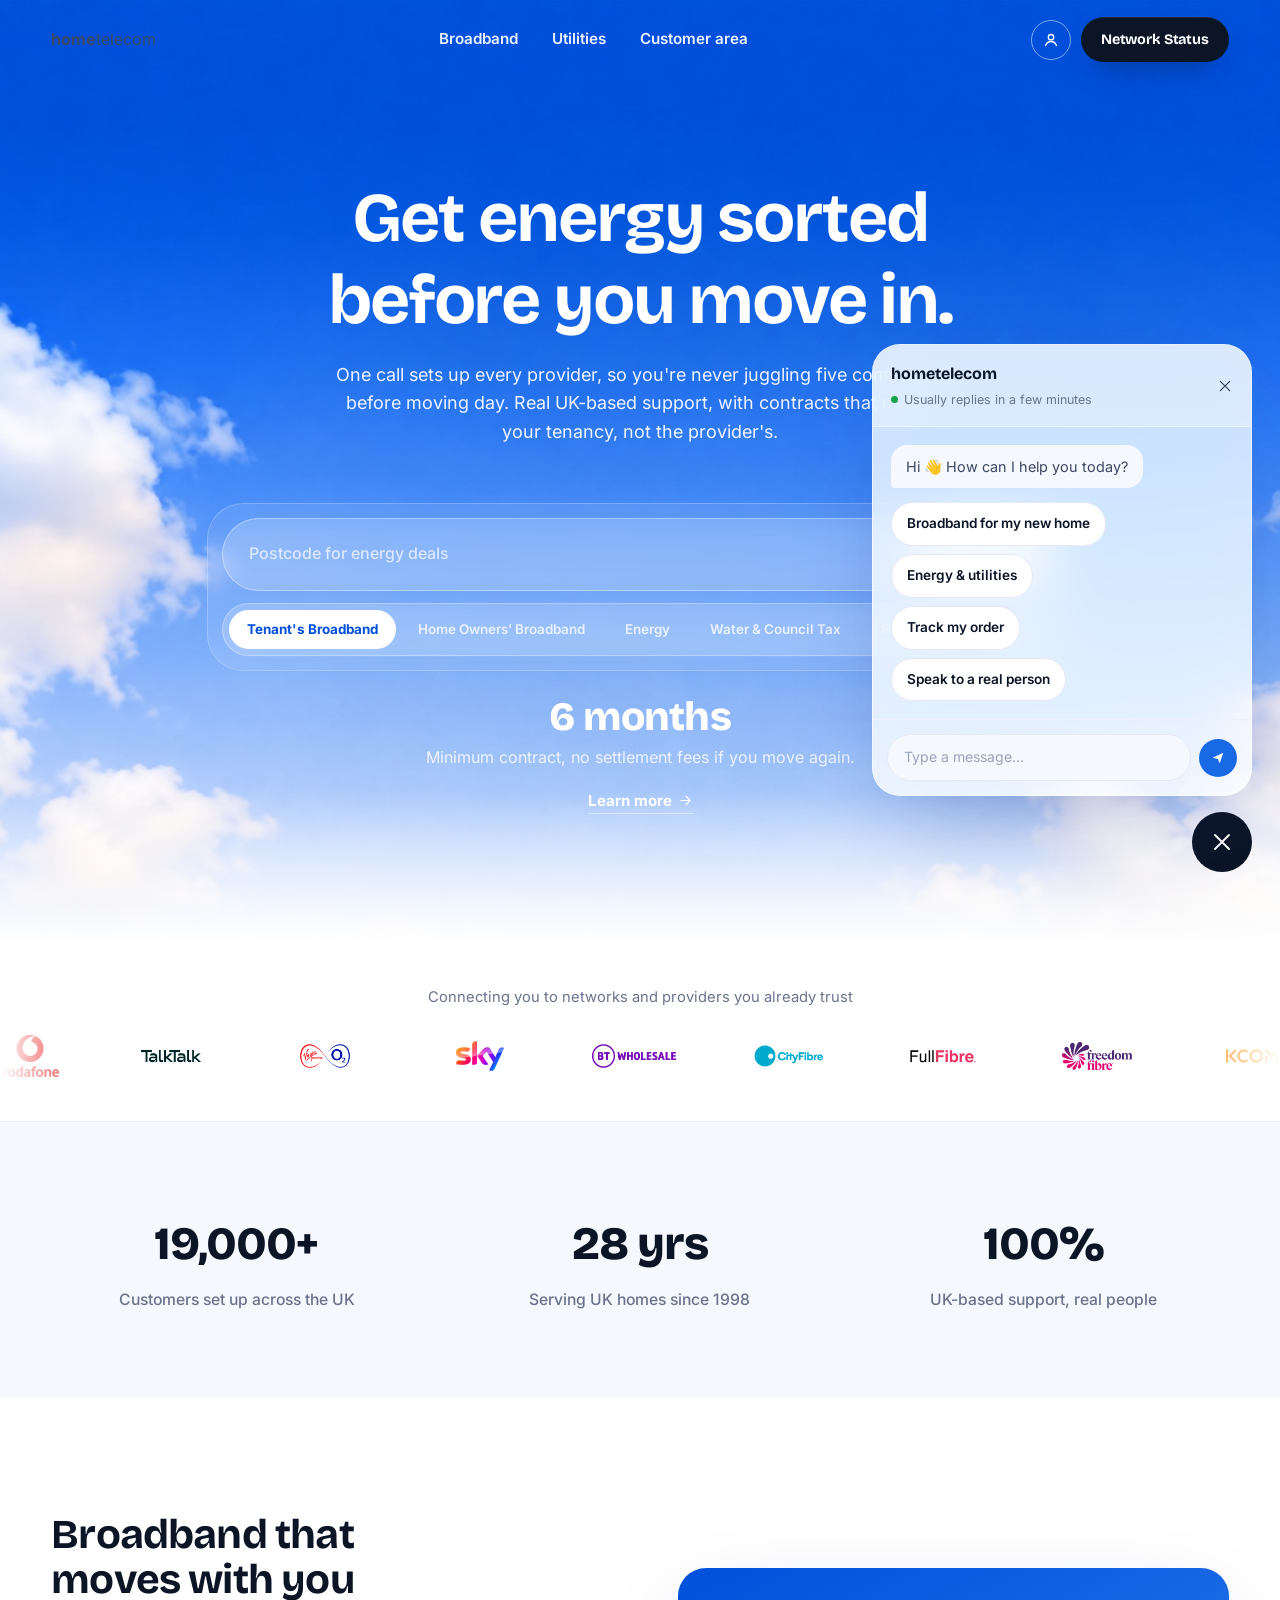
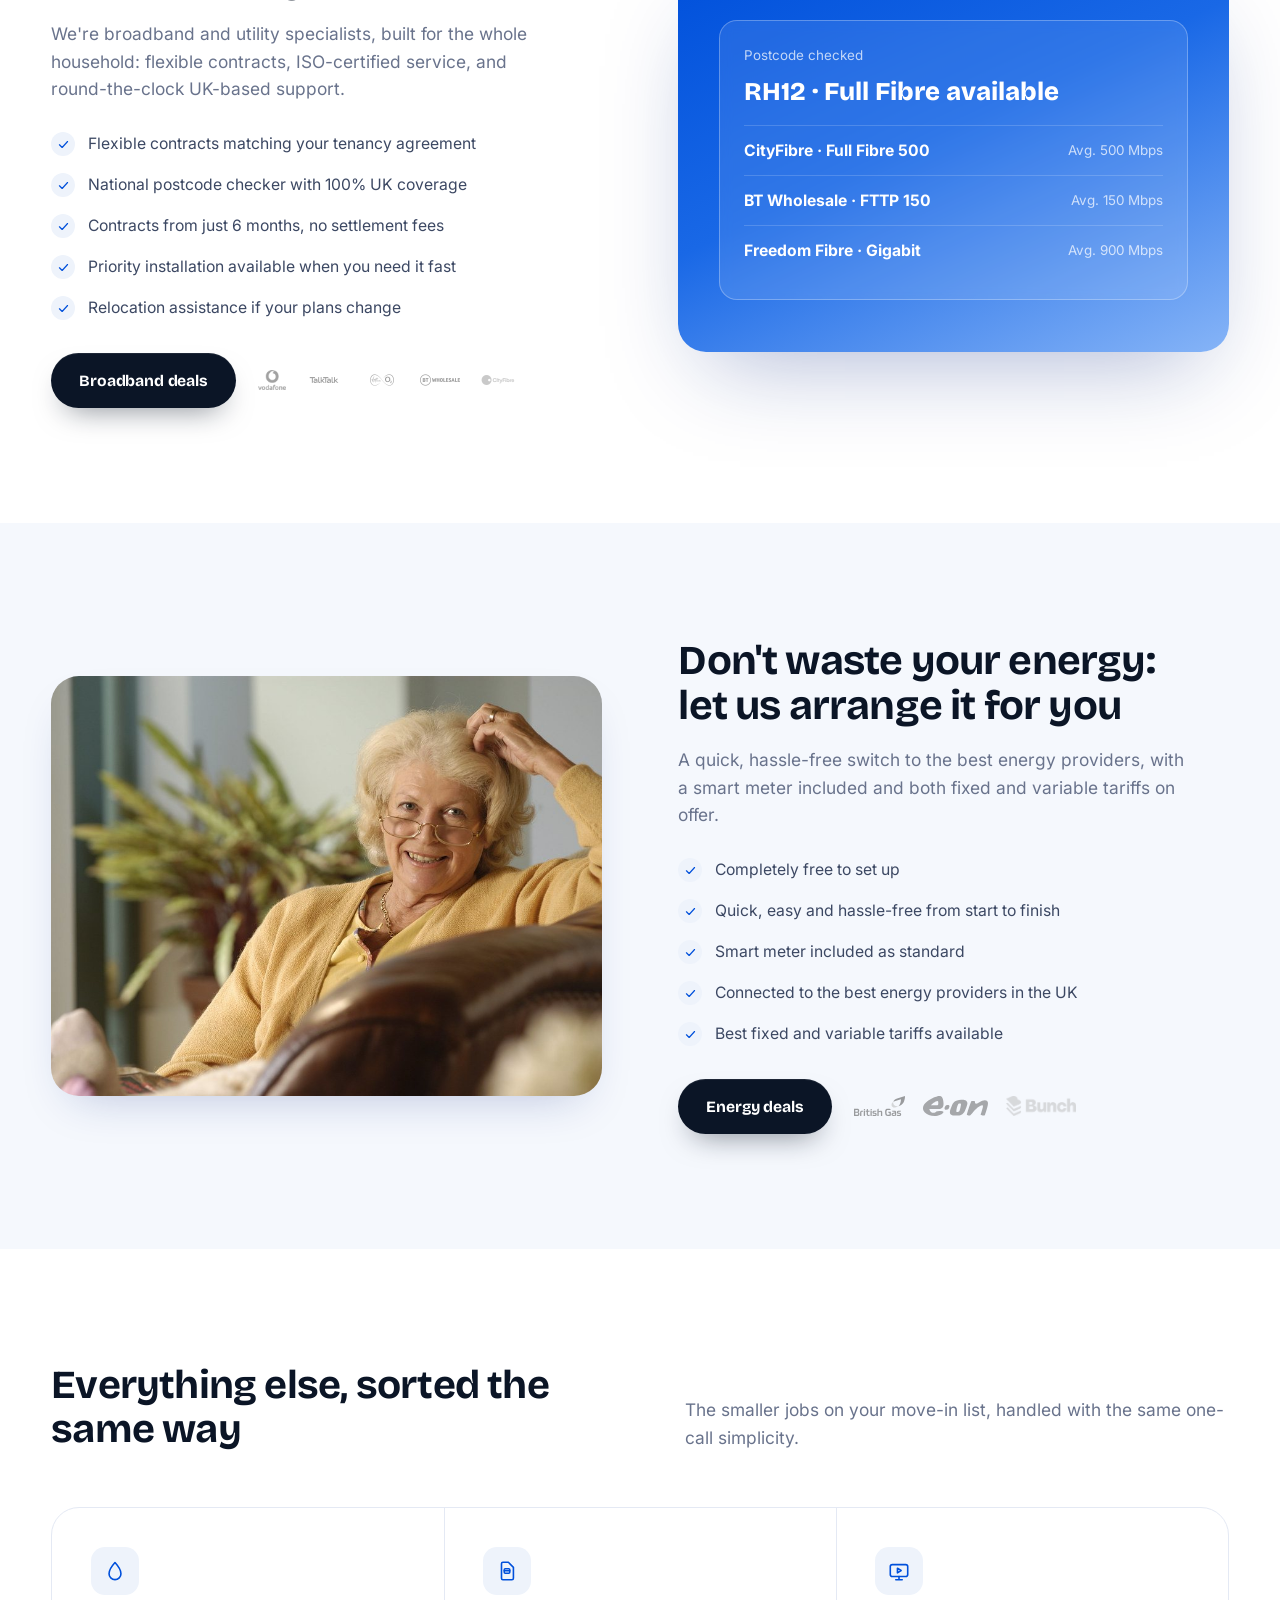
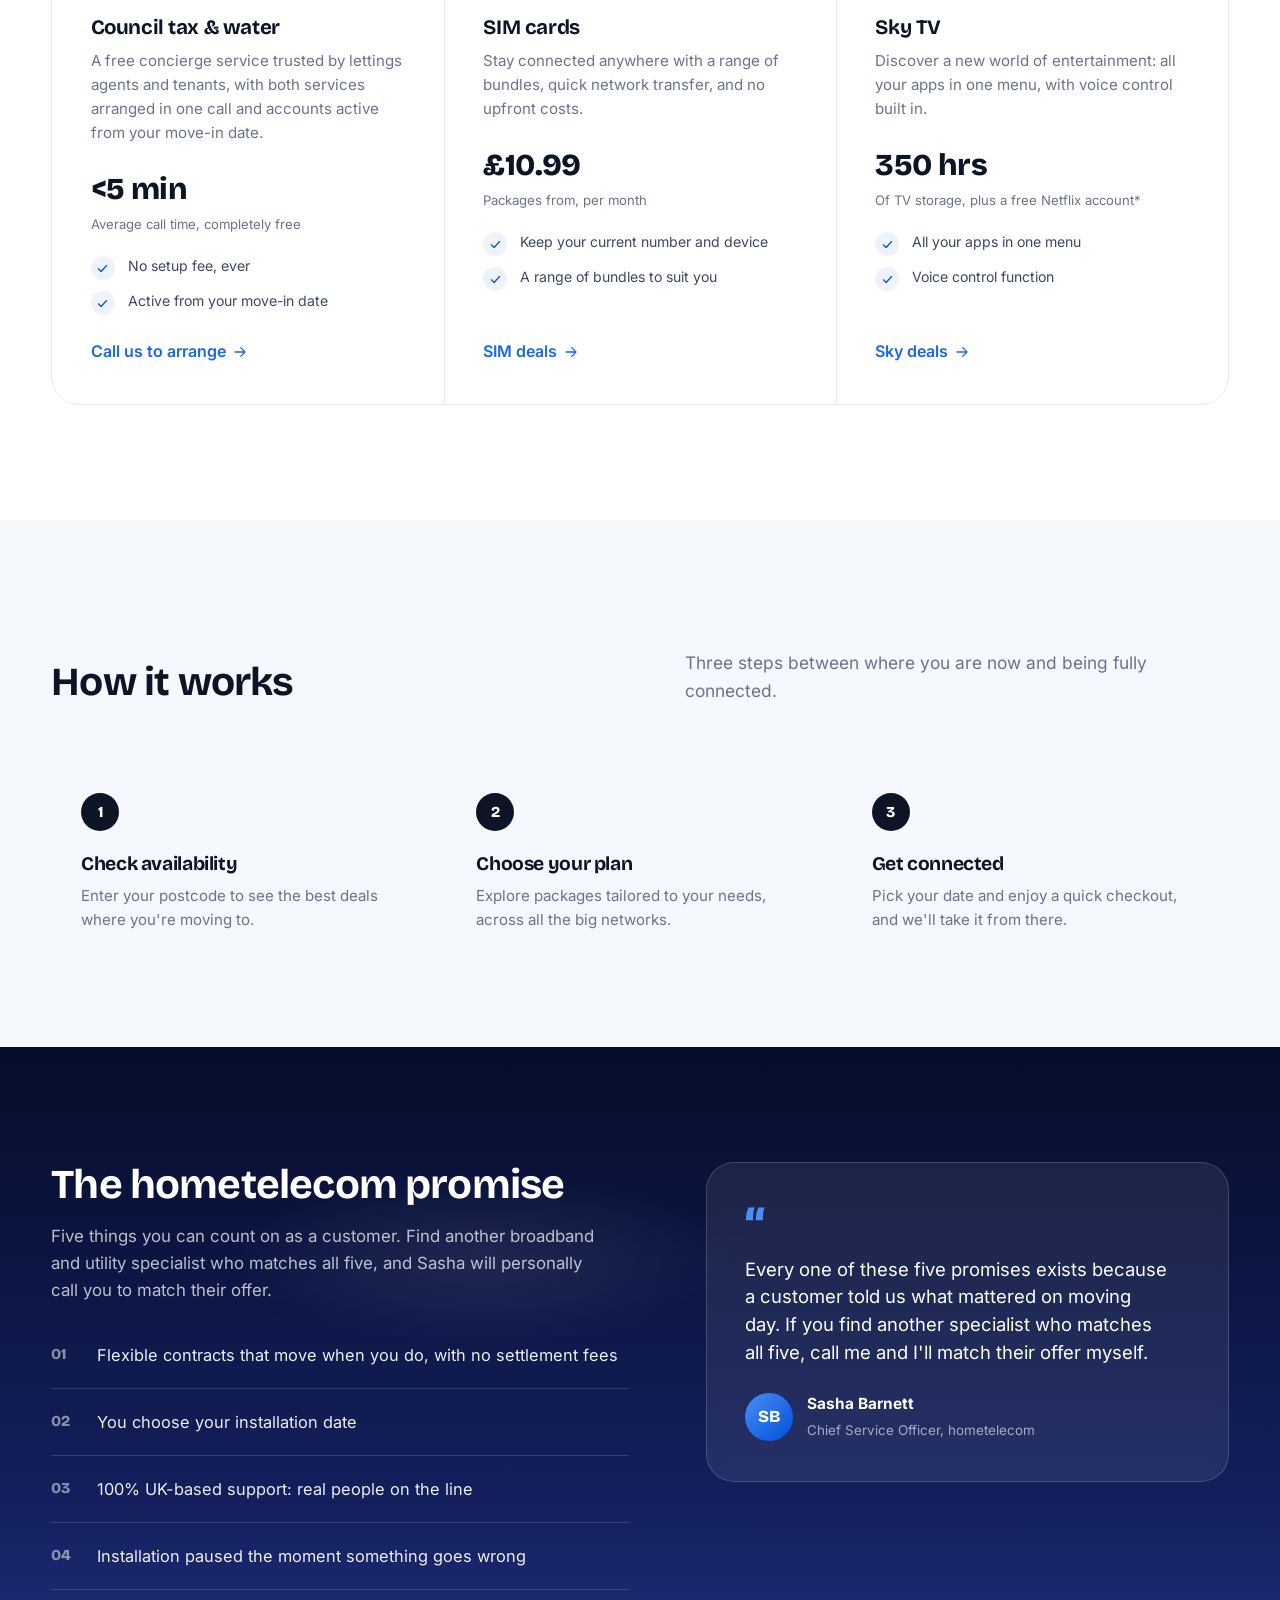
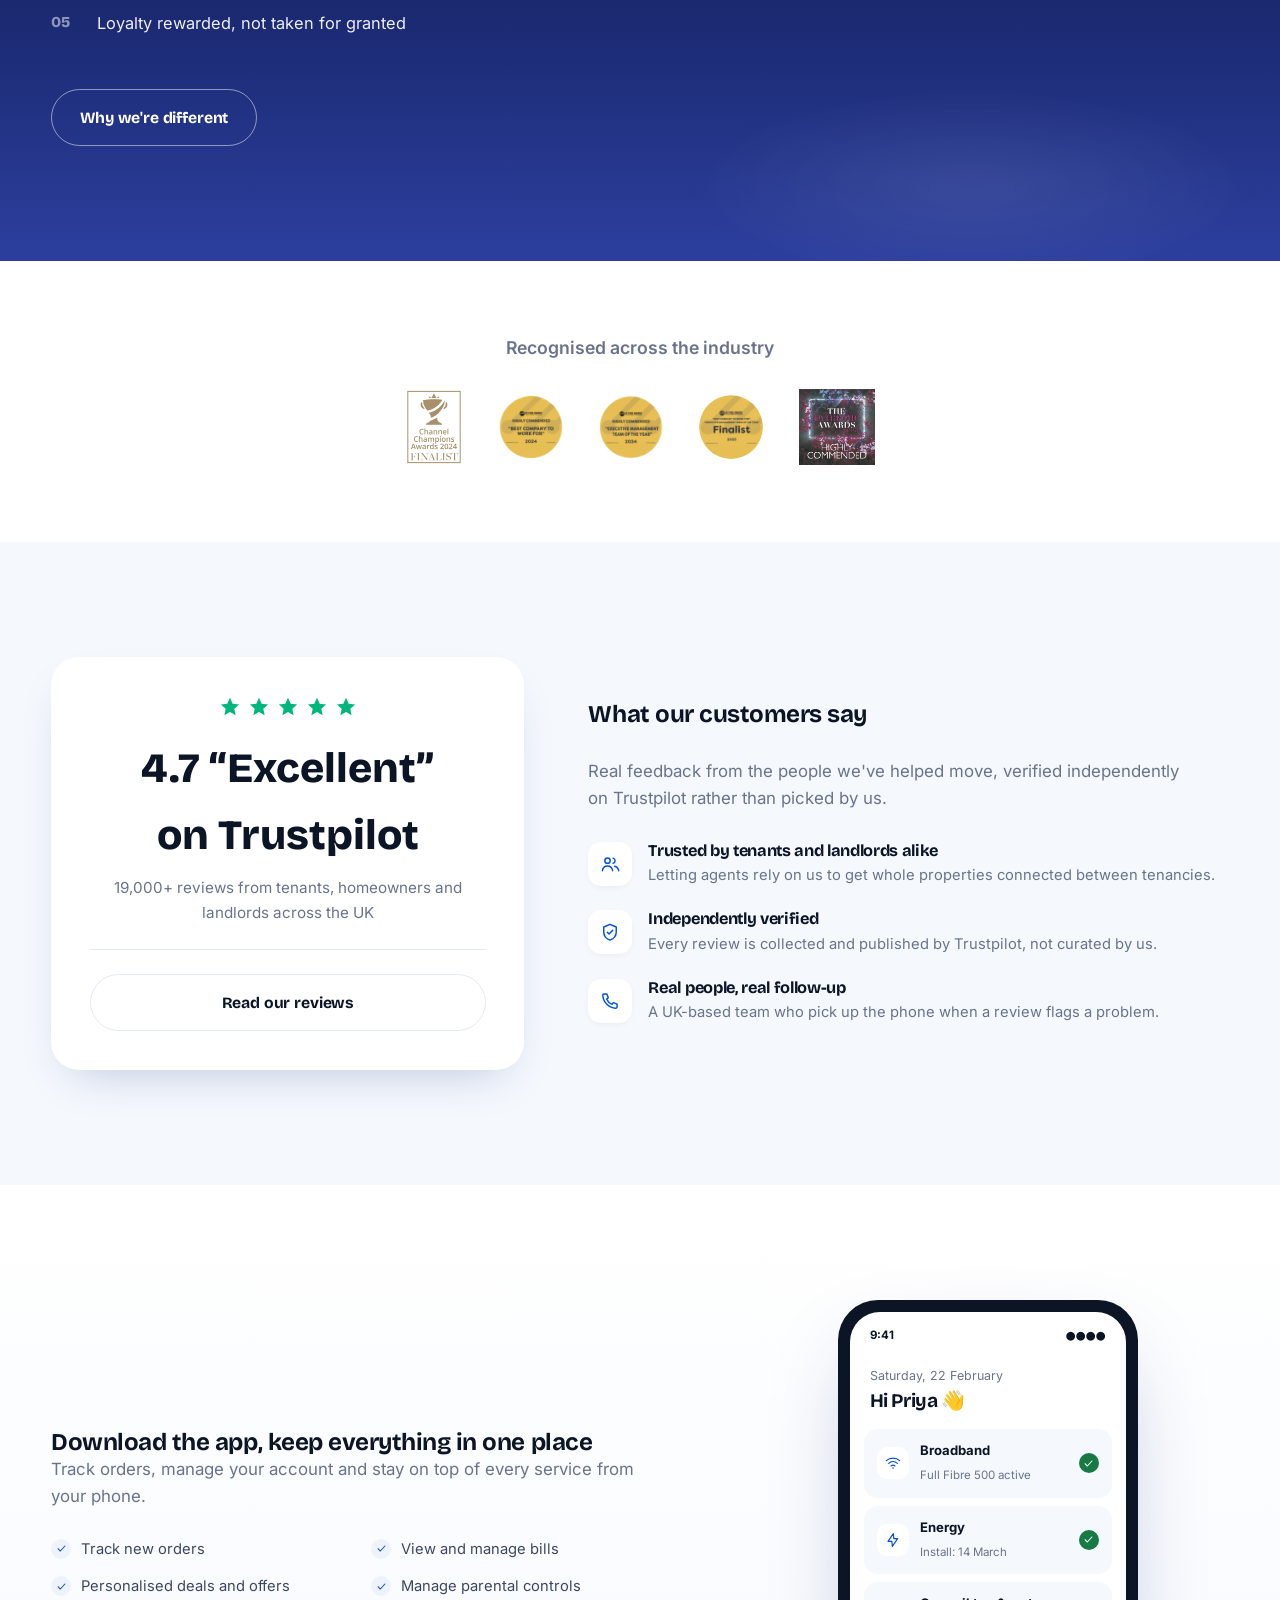
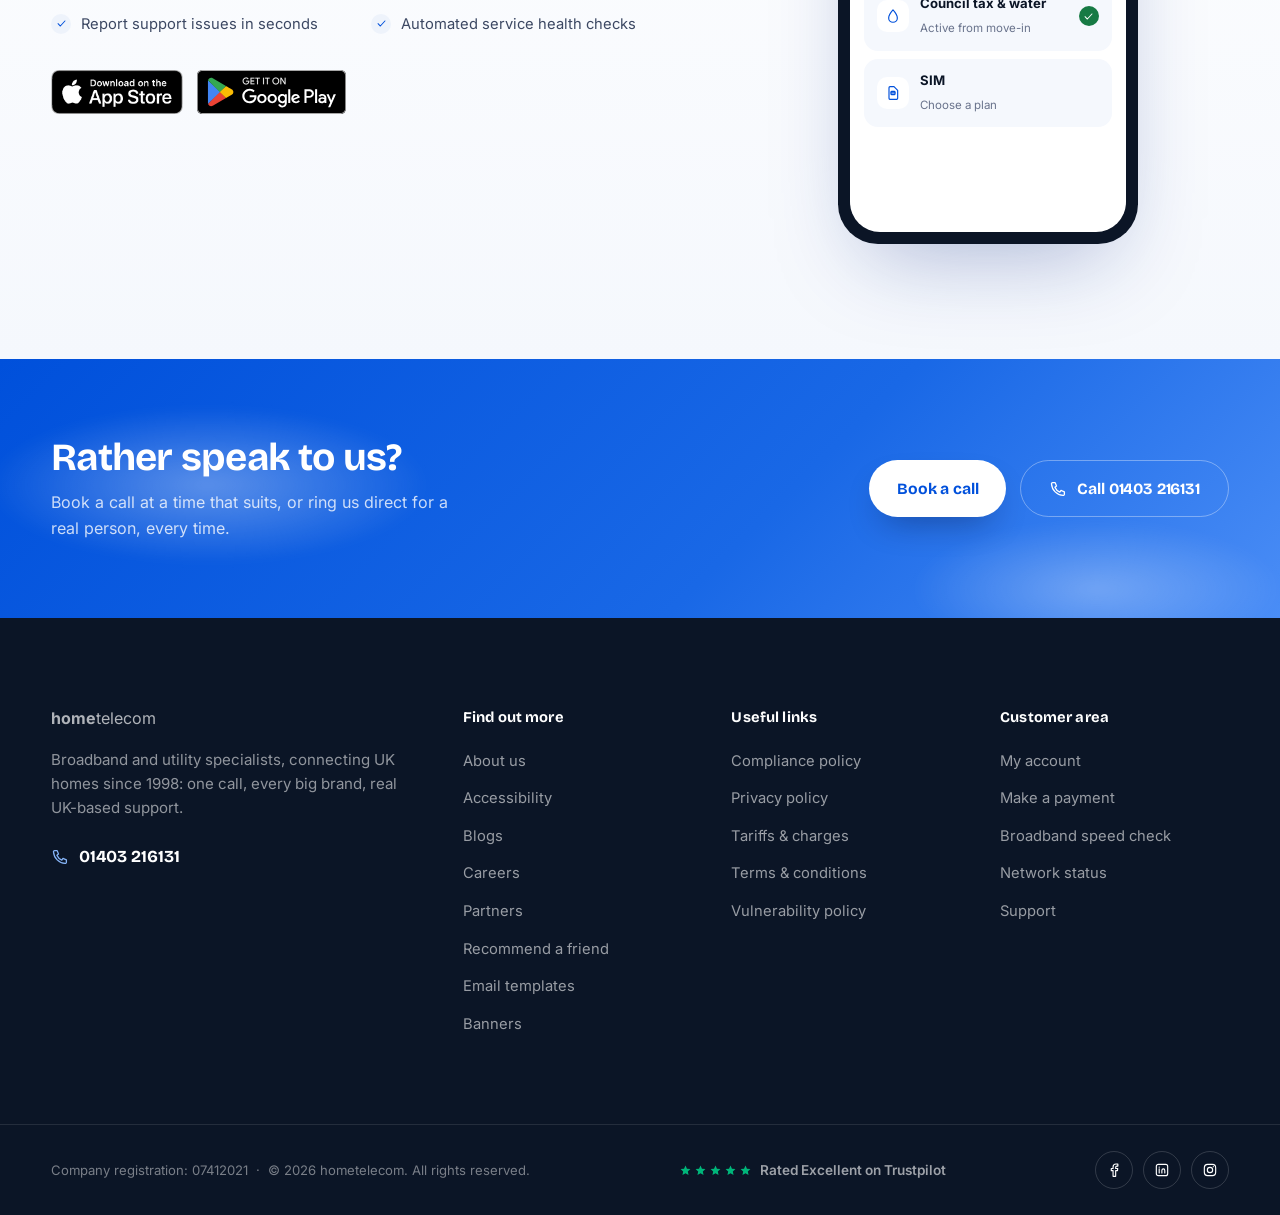
<file: index.html>
<!DOCTYPE html>
<html lang="en-GB">
<head>
<meta charset="UTF-8">
<meta name="viewport" content="width=device-width, initial-scale=1.0">
<title>hometelecom: Broadband, energy &amp; utilities, sorted in one call</title>
<meta name="description" content="Big brand broadband, energy, council tax &amp; water, SIMs and Sky TV: set up in minutes with providers you already know, and UK-based support whenever you need it.">
<link rel="stylesheet" href="styles.css">
</head>
<body>

<!-- ============================================================
     Icon sprite — authored line icons, 1.75px stroke, round joins.
     ============================================================ -->
<svg style="display:none" aria-hidden="true">
  <defs>
    <symbol id="i-wifi" viewBox="0 0 24 24" fill="none" stroke="currentColor" stroke-width="1.75" stroke-linecap="round" stroke-linejoin="round">
      <path d="M2 8.5c5.5-5 14.5-5 20 0"/><path d="M5.5 12.5c3.8-3.4 9.2-3.4 13 0"/><path d="M9 16.4c2-1.7 4-1.7 6 0"/><circle cx="12" cy="19.5" r="1.2" fill="currentColor" stroke="none"/>
    </symbol>
    <symbol id="i-bolt" viewBox="0 0 24 24" fill="none" stroke="currentColor" stroke-width="1.75" stroke-linecap="round" stroke-linejoin="round">
      <path d="M12.5 2.5 4.5 14h5.8L11 21.5l8-11.5h-5.8z"/>
    </symbol>
    <symbol id="i-droplet" viewBox="0 0 24 24" fill="none" stroke="currentColor" stroke-width="1.75" stroke-linecap="round" stroke-linejoin="round">
      <path d="M12 2.8s6.5 7.2 6.5 12.1a6.5 6.5 0 1 1-13 0C5.5 10 12 2.8 12 2.8Z"/>
    </symbol>
    <symbol id="i-home" viewBox="0 0 24 24" fill="none" stroke="currentColor" stroke-width="1.75" stroke-linecap="round" stroke-linejoin="round">
      <path d="M3.5 11 12 3.5 20.5 11"/><path d="M6 9.5V20a1 1 0 0 0 1 1h10a1 1 0 0 0 1-1V9.5"/><path d="M10 21v-6h4v6"/>
    </symbol>
    <symbol id="i-sim" viewBox="0 0 24 24" fill="none" stroke="currentColor" stroke-width="1.75" stroke-linecap="round" stroke-linejoin="round">
      <path d="M7.5 2.5h6L19 8v12a1.6 1.6 0 0 1-1.6 1.6H7.5A1.6 1.6 0 0 1 6 20V4A1.5 1.5 0 0 1 7.5 2.5Z"/><rect x="9" y="9.5" width="6" height="5" rx="1.1"/><path d="M9 11.8h6"/>
    </symbol>
    <symbol id="i-tv" viewBox="0 0 24 24" fill="none" stroke="currentColor" stroke-width="1.75" stroke-linecap="round" stroke-linejoin="round">
      <rect x="2.5" y="5" width="19" height="13" rx="2.2"/><path d="M8.5 21.5h7M12 18v3.5"/><path d="M10.3 9l4 2.5-4 2.5z"/>
    </symbol>
    <symbol id="i-phone" viewBox="0 0 24 24" fill="none" stroke="currentColor" stroke-width="1.75" stroke-linecap="round" stroke-linejoin="round">
      <path d="M5 3.5h3.2L10 8l-2.1 1.6a12 12 0 0 0 6.5 6.5L16 13.9l4.5 1.8V19a1.6 1.6 0 0 1-1.7 1.6C10.6 20.1 3.9 13.4 3.4 5.7A1.6 1.6 0 0 1 5 3.5Z"/>
    </symbol>
    <symbol id="i-pin" viewBox="0 0 24 24" fill="none" stroke="currentColor" stroke-width="1.75" stroke-linecap="round" stroke-linejoin="round">
      <path d="M12 21.5s7-6.6 7-12A7 7 0 0 0 5 9.5c0 5.4 7 12 7 12Z"/><circle cx="12" cy="9.5" r="2.4"/>
    </symbol>
    <symbol id="i-calendar" viewBox="0 0 24 24" fill="none" stroke="currentColor" stroke-width="1.75" stroke-linecap="round" stroke-linejoin="round">
      <rect x="3" y="5" width="18" height="16" rx="2.2"/><path d="M3 9.5h18M8 3v3.5M16 3v3.5"/><path d="M8.5 14l2 2 4.5-4.5"/>
    </symbol>
    <symbol id="i-shield" viewBox="0 0 24 24" fill="none" stroke="currentColor" stroke-width="1.75" stroke-linecap="round" stroke-linejoin="round">
      <path d="M12 2.8 19.5 6v6c0 5-3.4 8.3-7.5 9.7C7.9 20.3 4.5 17 4.5 12V6z"/><path d="M8.7 12.2l2.2 2.2 4.4-4.6"/>
    </symbol>
    <symbol id="i-users" viewBox="0 0 24 24" fill="none" stroke="currentColor" stroke-width="1.75" stroke-linecap="round" stroke-linejoin="round">
      <circle cx="9" cy="8" r="3.2"/><path d="M2.8 20c.7-3.6 3.2-5.6 6.2-5.6s5.5 2 6.2 5.6"/><path d="M15.7 5a3.2 3.2 0 0 1 0 6.2"/><path d="M17.5 14.6c2.6.5 4.4 2.3 5 5.4"/>
    </symbol>
    <symbol id="i-user" viewBox="0 0 24 24" fill="none" stroke="currentColor" stroke-width="1.75" stroke-linecap="round" stroke-linejoin="round">
      <circle cx="12" cy="8.3" r="3.6"/><path d="M4.8 19.4c1.2-3.5 4-5.4 7.2-5.4s6 1.9 7.2 5.4"/>
    </symbol>
    <symbol id="i-check" viewBox="0 0 24 24" fill="none" stroke="currentColor" stroke-width="2.2" stroke-linecap="round" stroke-linejoin="round">
      <path d="M4.5 12.5 9.5 17.5 19.5 6.5"/>
    </symbol>
    <symbol id="i-arrow-right" viewBox="0 0 24 24" fill="none" stroke="currentColor" stroke-width="1.9" stroke-linecap="round" stroke-linejoin="round">
      <path d="M4.5 12h15M13 5.5l6.5 6.5-6.5 6.5"/>
    </symbol>
    <symbol id="i-menu" viewBox="0 0 24 24" fill="none" stroke="currentColor" stroke-width="1.9" stroke-linecap="round" stroke-linejoin="round">
      <path d="M3.5 6.5h17M3.5 12h17M3.5 17.5h17"/>
    </symbol>
    <symbol id="i-close" viewBox="0 0 24 24" fill="none" stroke="currentColor" stroke-width="1.9" stroke-linecap="round" stroke-linejoin="round">
      <path d="M5 5l14 14M19 5 5 19"/>
    </symbol>
    <symbol id="i-chevron-down" viewBox="0 0 24 24" fill="none" stroke="currentColor" stroke-width="2" stroke-linecap="round" stroke-linejoin="round">
      <path d="M5.5 9l6.5 6.5L18.5 9"/>
    </symbol>
    <symbol id="i-chat" viewBox="0 0 24 24" fill="none" stroke="currentColor" stroke-width="1.75" stroke-linecap="round" stroke-linejoin="round">
      <path d="M4 5.5h16a1 1 0 0 1 1 1V15a1 1 0 0 1-1 1H9.5L5 20v-4H4a1 1 0 0 1-1-1V6.5a1 1 0 0 1 1-1Z"/>
    </symbol>
    <symbol id="i-send" viewBox="0 0 24 24" fill="currentColor" stroke="none">
      <path d="M3 11.5 21 3l-6 18-3.2-7.3L3 11.5Z"/>
    </symbol>
    <symbol id="i-star" viewBox="0 0 24 24" fill="currentColor" stroke="none">
      <path d="M12 2.8l2.7 5.9 6.4.7-4.8 4.4 1.3 6.4L12 16.9l-5.6 3.3 1.3-6.4-4.8-4.4 6.4-.7z"/>
    </symbol>
    <symbol id="i-download" viewBox="0 0 24 24" fill="none" stroke="currentColor" stroke-width="1.8" stroke-linecap="round" stroke-linejoin="round">
      <path d="M12 3v12.5M7 11l5 5 5-5"/><path d="M4.5 19.5h15"/>
    </symbol>
    <symbol id="i-facebook" viewBox="0 0 24 24" fill="none" stroke="currentColor" stroke-width="1.7" stroke-linecap="round" stroke-linejoin="round">
      <path d="M14.5 21.5V13h2.7l.4-3.2h-3.1V7.7c0-.9.3-1.6 1.7-1.6h1.6V3.2C17.3 3.1 16.2 3 15 3c-2.6 0-4.4 1.6-4.4 4.5v2.3H7.9V13H10.6v8.5Z"/>
    </symbol>
    <symbol id="i-linkedin" viewBox="0 0 24 24" fill="none" stroke="currentColor" stroke-width="1.7" stroke-linecap="round" stroke-linejoin="round">
      <rect x="3.5" y="3.5" width="17" height="17" rx="3"/><path d="M7.8 10.2v6.3M7.8 7.6v.1M11.8 16.5v-3.6c0-1.6 1-2.5 2.3-2.5s2.1 1 2.1 2.6v3.5"/>
    </symbol>
    <symbol id="i-instagram" viewBox="0 0 24 24" fill="none" stroke="currentColor" stroke-width="1.7" stroke-linecap="round" stroke-linejoin="round">
      <rect x="3.5" y="3.5" width="17" height="17" rx="5"/><circle cx="12" cy="12" r="4"/><circle cx="17" cy="7" r=".9" fill="currentColor" stroke="none"/>
    </symbol>
  </defs>
</svg>

<!-- ============================================================
     Header
     ============================================================ -->
<header class="site-header" id="site-header">
  <div class="wrap-wide">
    <a href="#top" class="logo"><b>home</b><span>telecom</span></a>

    <nav class="main-nav" aria-label="Primary">
      <div class="nav-item nav-item--mega">
        <a href="#">Broadband</a>
        <div class="nav-dropdown nav-dropdown--mega">
          <div class="mega-links">
            <a href="#">Fibre broadband</a>
            <a href="#">Full fibre checker</a>
            <a href="#">Social tariffs</a>
            <a href="#">Compare speeds</a>
          </div>
          <div class="mega-cards">
            <a class="mega-card" href="#">
              <div class="mega-card-media mega-card-media--tenant"></div>
              <strong>For Tenants</strong>
              <span class="mega-card-desc">6-month minimum contract, no settlement fees if you move again.</span>
            </a>
            <a class="mega-card" href="#">
              <div class="mega-card-media mega-card-media--homeowner"></div>
              <strong>For Homeowners</strong>
              <span class="mega-card-desc">100% UK postcode coverage, backed by ISO-certified service.</span>
            </a>
          </div>
        </div>
      </div>
      <div class="nav-item nav-item--mega">
        <a href="#">Utilities</a>
        <div class="nav-dropdown nav-dropdown--mega">
          <div class="mega-links">
            <div class="mega-link-group">
              <a href="#">Energy</a>
              <a href="#">Water &amp; council tax</a>
            </div>
            <div class="mega-link-group">
              <a href="#">SIM cards</a>
              <a href="#">Sky TV</a>
            </div>
          </div>
          <div class="mega-cards">
            <a class="mega-card" href="#">
              <div class="mega-card-media mega-card-media--energy"></div>
              <strong>Home essentials</strong>
              <span class="mega-card-desc">Free setup for energy, water and council tax, sorted in one quick call.</span>
            </a>
            <a class="mega-card" href="#">
              <div class="mega-card-media mega-card-media--mobile"></div>
              <strong>Mobile &amp; entertainment</strong>
              <span class="mega-card-desc">SIM plans from £10.99/mo, plus Sky TV with a free Netflix account*.</span>
            </a>
          </div>
        </div>
      </div>
      <div class="nav-item nav-item--mega">
        <a href="#">Customer area</a>
        <div class="nav-dropdown nav-dropdown--mega nav-dropdown--mega-end">
          <div class="mega-links">
            <div class="mega-link-group">
              <a href="#">My account</a>
              <a href="#">Make a payment</a>
              <a href="#">Broadband speed check</a>
              <a href="#">Network status</a>
            </div>
            <div class="mega-link-group">
              <a href="#">Support</a>
              <a href="#">Live chat</a>
              <a href="#">Book a callback</a>
              <a href="#">Call 01403 216131</a>
            </div>
          </div>
          <div class="mega-cards">
            <a class="mega-card" href="#">
              <div class="mega-card-media mega-card-media--account"></div>
              <strong>Manage your account</strong>
              <span class="mega-card-desc">Track orders, pay bills and check your connection, all from your phone.</span>
            </a>
            <a class="mega-card" href="#">
              <div class="mega-card-media mega-card-media--support"></div>
              <strong>Talk to a real person</strong>
              <span class="mega-card-desc">UK-based support, usually answered in a few minutes, by chat, callback or phone.</span>
            </a>
          </div>
        </div>
      </div>
    </nav>

    <div class="header-actions">
      <a href="#" class="account-avatar" aria-label="My account" title="My account"><svg><use href="#i-user"/></svg></a>
      <a href="#" class="btn btn-primary btn-sm">Network Status</a>
      <button class="nav-toggle" id="nav-toggle" aria-expanded="false" aria-controls="mobile-nav" aria-label="Open menu">
        <svg class="icon-menu"><use href="#i-menu"/></svg>
        <svg class="icon-close"><use href="#i-close"/></svg>
      </button>
    </div>
  </div>

  <div class="site-nav-panel" id="mobile-nav">
    <a href="#">Broadband</a>
    <a href="#">Utilities</a>
    <a href="#">Customer area</a>
    <div class="mobile-cta">
      <a href="#" class="btn btn-primary btn-block">Network Status</a>
    </div>
  </div>
</header>

<main id="top">

  <!-- ============================================================
       Hero
       ============================================================ -->
  <section class="hero">
    <div class="wrap-wide hero-inner">
      <div class="hero-copy">
        <h1>Get <span class="hero-rotate" id="hero-rotate"><span class="hero-rotate-word is-active">broadband</span><span class="hero-rotate-word">energy</span><span class="hero-rotate-word">utilities</span></span> sorted<br>before you move in.</h1>
        <p class="lede">One call sets up every provider, so you're never juggling five companies before moving day. Real UK-based support, with contracts that match your tenancy, not the provider's.</p>
      </div>

      <div class="hero-picker">
          <form class="checker" id="checker" action="#" onsubmit="return false">
            <label class="visually-hidden" for="postcode">Enter your postcode</label>
            <input type="text" id="postcode" name="postcode" placeholder="Postcode for broadband deals" autocomplete="postal-code">
            <button type="submit" class="btn btn-sky">Check now</button>
          </form>

          <div class="hero-picker-nav" role="tablist" aria-label="Let's get you started">
            <button class="hero-picker-tab is-active" role="tab" id="pick-tenant" aria-controls="panel-tenant" aria-selected="true" data-placeholder="Postcode for broadband deals">Tenant's Broadband</button>
            <button class="hero-picker-tab" role="tab" id="pick-owner" aria-controls="panel-owner" aria-selected="false" tabindex="-1" data-placeholder="Postcode for broadband deals">Home Owners' Broadband</button>
            <button class="hero-picker-tab" role="tab" id="pick-energy" aria-controls="panel-energy" aria-selected="false" tabindex="-1" data-placeholder="Postcode for energy deals">Energy</button>
            <button class="hero-picker-tab" role="tab" id="pick-water" aria-controls="panel-water" aria-selected="false" tabindex="-1" data-placeholder="Postcode for water &amp; council tax">Water &amp; Council Tax</button>
            <button class="hero-picker-tab" role="tab" id="pick-sim" aria-controls="panel-sim" aria-selected="false" tabindex="-1" data-placeholder="Postcode for SIM deals">SIM Cards</button>
            <button class="hero-picker-tab" role="tab" id="pick-sky" aria-controls="panel-sky" aria-selected="false" tabindex="-1" data-placeholder="Postcode for Sky TV">Sky TV</button>
          </div>
        </div>

        <div class="hero-picker-panels">
          <div class="hero-picker-panel is-active" role="tabpanel" id="panel-tenant" aria-labelledby="pick-tenant">
            <span class="hero-picker-value">6 months</span>
            <span class="hero-picker-desc">Minimum contract, no settlement fees if you move again.</span>
            <a href="#broadband" class="hero-picker-link">Learn more <svg><use href="#i-arrow-right"/></svg></a>
          </div>
          <div class="hero-picker-panel" role="tabpanel" id="panel-owner" aria-labelledby="pick-owner" hidden>
            <span class="hero-picker-value">100%</span>
            <span class="hero-picker-desc">UK postcode coverage, backed by ISO-certified service.</span>
            <a href="#broadband" class="hero-picker-link">Learn more <svg><use href="#i-arrow-right"/></svg></a>
          </div>
          <div class="hero-picker-panel" role="tabpanel" id="panel-energy" aria-labelledby="pick-energy" hidden>
            <span class="hero-picker-value">Free</span>
            <span class="hero-picker-desc">Setup, with a smart meter included as standard.</span>
            <a href="#energy" class="hero-picker-link">Learn more <svg><use href="#i-arrow-right"/></svg></a>
          </div>
          <div class="hero-picker-panel" role="tabpanel" id="panel-water" aria-labelledby="pick-water" hidden>
            <span class="hero-picker-value">&lt;5 min</span>
            <span class="hero-picker-desc">Average call time to set up both, completely free.</span>
            <a href="#utilities" class="hero-picker-link">Learn more <svg><use href="#i-arrow-right"/></svg></a>
          </div>
          <div class="hero-picker-panel" role="tabpanel" id="panel-sim" aria-labelledby="pick-sim" hidden>
            <span class="hero-picker-value">£10.99</span>
            <span class="hero-picker-desc">Per month, keep your current number and device.</span>
            <a href="#utilities" class="hero-picker-link">Learn more <svg><use href="#i-arrow-right"/></svg></a>
          </div>
          <div class="hero-picker-panel" role="tabpanel" id="panel-sky" aria-labelledby="pick-sky" hidden>
            <span class="hero-picker-value">350 hrs</span>
            <span class="hero-picker-desc">Of TV storage, plus a free Netflix account*.</span>
            <a href="#utilities" class="hero-picker-link">Learn more <svg><use href="#i-arrow-right"/></svg></a>
          </div>
        </div>
      </div>
  </section>

  <!-- ============================================================
       Partner marquee
       ============================================================ -->
  <section class="marquee-section">
    <p class="marquee-caption">Connecting you to networks and providers you already trust</p>
    <div class="marquee">
      <div class="marquee-track">
        <img src="assets/logos/vodafone.png" alt="Vodafone" loading="lazy">
        <img src="assets/logos/talktalk.png" alt="TalkTalk" loading="lazy">
        <img src="assets/logos/virginmediao2.png" alt="Virgin Media O2" loading="lazy">
        <img src="assets/logos/sky.png" alt="Sky" loading="lazy">
        <img src="assets/logos/btwholesale.png" alt="BT Wholesale" loading="lazy">
        <img src="assets/logos/cityfibre.png" alt="CityFibre" loading="lazy">
        <img src="assets/logos/fullfibre.png" alt="FullFibre" loading="lazy">
        <img src="assets/logos/freedomfibre.png" alt="Freedom Fibre" loading="lazy">
        <img src="assets/logos/kcom.png" alt="KCOM" loading="lazy">
        <img src="assets/logos/fwnetworks.png" alt="F&amp;W Networks" loading="lazy">
        <img src="assets/logos/msthree.png" alt="MS3" loading="lazy">
        <img src="assets/logos/vodafone.png" alt="" aria-hidden="true" loading="lazy">
        <img src="assets/logos/talktalk.png" alt="" aria-hidden="true" loading="lazy">
        <img src="assets/logos/virginmediao2.png" alt="" aria-hidden="true" loading="lazy">
        <img src="assets/logos/sky.png" alt="" aria-hidden="true" loading="lazy">
        <img src="assets/logos/btwholesale.png" alt="" aria-hidden="true" loading="lazy">
        <img src="assets/logos/cityfibre.png" alt="" aria-hidden="true" loading="lazy">
        <img src="assets/logos/fullfibre.png" alt="" aria-hidden="true" loading="lazy">
        <img src="assets/logos/freedomfibre.png" alt="" aria-hidden="true" loading="lazy">
        <img src="assets/logos/kcom.png" alt="" aria-hidden="true" loading="lazy">
        <img src="assets/logos/fwnetworks.png" alt="" aria-hidden="true" loading="lazy">
        <img src="assets/logos/msthree.png" alt="" aria-hidden="true" loading="lazy">
      </div>
    </div>
  </section>

  <!-- ============================================================
       Stats band
       ============================================================ -->
  <section class="stats-band section-pad-tight">
    <div class="wrap-wide">
      <div class="stats-grid">
        <div class="stat-card reveal">
          <div class="stat-num" data-count-to="19000" data-suffix="+">0</div>
          <div class="stat-label">Customers set up across the UK</div>
        </div>
        <div class="stat-card reveal reveal-1">
          <div class="stat-num" data-count-to="28" data-suffix=" yrs">0</div>
          <div class="stat-label">Serving UK homes since 1998</div>
        </div>
        <div class="stat-card reveal reveal-2">
          <div class="stat-num" data-count-to="100" data-suffix="%">0</div>
          <div class="stat-label">UK-based support, real people</div>
        </div>
      </div>
    </div>
  </section>

  <!-- ============================================================
       Broadband
       ============================================================ -->
  <section class="section-pad" id="broadband">
    <div class="wrap-wide">
      <div class="split">
        <div class="split-copy">
          <h2>Broadband that moves with you</h2>
          <p>We're broadband and utility specialists, built for the whole household: flexible contracts, ISO-certified service, and round-the-clock UK-based support.</p>
          <ul class="feature-list">
            <li><span class="tick"><svg><use href="#i-check"/></svg></span>Flexible contracts matching your tenancy agreement</li>
            <li><span class="tick"><svg><use href="#i-check"/></svg></span>National postcode checker with 100% UK coverage</li>
            <li><span class="tick"><svg><use href="#i-check"/></svg></span>Contracts from just 6 months, no settlement fees</li>
            <li><span class="tick"><svg><use href="#i-check"/></svg></span>Priority installation available when you need it fast</li>
            <li><span class="tick"><svg><use href="#i-check"/></svg></span>Relocation assistance if your plans change</li>
          </ul>
          <div class="cta-row">
            <a href="#checker" class="btn btn-primary">Broadband deals</a>
            <div class="provider-logos">
              <img src="assets/logos/vodafone.png" alt="Vodafone">
              <img src="assets/logos/talktalk.png" alt="TalkTalk">
              <img src="assets/logos/virginmediao2.png" alt="Virgin Media O2">
              <img src="assets/logos/btwholesale.png" alt="BT Wholesale">
              <img src="assets/logos/cityfibre.png" alt="CityFibre">
            </div>
          </div>
        </div>

        <div class="split-visual" aria-hidden="true">
          <div class="panel panel-sky">
            <div class="panel-inner">
              <div class="coverage-card">
                <div class="row" style="border-top:none;padding-top:0;flex-direction:column;align-items:flex-start;gap:6px;">
                  <span>Postcode checked</span>
                  <div class="coverage-speed">RH12 · Full Fibre available</div>
                </div>
                <div class="row"><strong>CityFibre · Full Fibre 500</strong><span>Avg. 500 Mbps</span></div>
                <div class="row"><strong>BT Wholesale · FTTP 150</strong><span>Avg. 150 Mbps</span></div>
                <div class="row"><strong>Freedom Fibre · Gigabit</strong><span>Avg. 900 Mbps</span></div>
              </div>
            </div>
          </div>
        </div>
      </div>
    </div>
  </section>

  <!-- ============================================================
       Energy
       ============================================================ -->
  <section class="section-pad" id="energy" style="background:var(--mist)">
    <div class="wrap-wide">
      <div class="split reverse">
        <div class="split-copy">
          <h2>Don't waste your energy: let us arrange it for you</h2>
          <p>A quick, hassle-free switch to the best energy providers, with a smart meter included and both fixed and variable tariffs on offer.</p>
          <ul class="feature-list">
            <li><span class="tick"><svg><use href="#i-check"/></svg></span>Completely free to set up</li>
            <li><span class="tick"><svg><use href="#i-check"/></svg></span>Quick, easy and hassle-free from start to finish</li>
            <li><span class="tick"><svg><use href="#i-check"/></svg></span>Smart meter included as standard</li>
            <li><span class="tick"><svg><use href="#i-check"/></svg></span>Connected to the best energy providers in the UK</li>
            <li><span class="tick"><svg><use href="#i-check"/></svg></span>Best fixed and variable tariffs available</li>
          </ul>
          <div class="cta-row">
            <a href="#checker" class="btn btn-primary">Energy deals</a>
            <div class="provider-logos">
              <img src="assets/logos/britishgas.svg" alt="British Gas">
              <img src="assets/logos/eon.svg" alt="E.ON">
              <img src="assets/logos/bunch.png" alt="Bunch">
            </div>
          </div>
        </div>

        <div class="split-visual" aria-hidden="true">
          <div class="lifestyle-photo lifestyle-photo--energy"></div>
        </div>
      </div>
    </div>
  </section>

  <!-- ============================================================
       Utilities triptych — Council Tax & Water / SIM / Sky TV
       ============================================================ -->
  <section class="section-pad" id="utilities">
    <div class="wrap-wide">
      <div class="section-head">
        <h2>Everything else, sorted the same way</h2>
        <p>The smaller jobs on your move-in list, handled with the same one-call simplicity.</p>
      </div>

      <div class="triptych">
        <div class="tri-panel">
          <div class="tri-icon"><svg><use href="#i-droplet"/></svg></div>
          <h3>Council tax &amp; water</h3>
          <p>A free concierge service trusted by lettings agents and tenants, with both services arranged in one call and accounts active from your move-in date.</p>
          <div class="tri-stat">&lt;5 min</div>
          <div class="tri-stat-label">Average call time, completely free</div>
          <ul class="feature-list">
            <li><span class="tick"><svg><use href="#i-check"/></svg></span>No setup fee, ever</li>
            <li><span class="tick"><svg><use href="#i-check"/></svg></span>Active from your move-in date</li>
          </ul>
          <a href="tel:01403216131" class="text-link">Call us to arrange <svg><use href="#i-arrow-right"/></svg></a>
        </div>

        <div class="tri-panel">
          <div class="tri-icon"><svg><use href="#i-sim"/></svg></div>
          <h3>SIM cards</h3>
          <p>Stay connected anywhere with a range of bundles, quick network transfer, and no upfront costs.</p>
          <div class="tri-stat">£10.99</div>
          <div class="tri-stat-label">Packages from, per month</div>
          <ul class="feature-list">
            <li><span class="tick"><svg><use href="#i-check"/></svg></span>Keep your current number and device</li>
            <li><span class="tick"><svg><use href="#i-check"/></svg></span>A range of bundles to suit you</li>
          </ul>
          <a href="#checker" class="text-link">SIM deals <svg><use href="#i-arrow-right"/></svg></a>
        </div>

        <div class="tri-panel">
          <div class="tri-icon"><svg><use href="#i-tv"/></svg></div>
          <h3>Sky TV</h3>
          <p>Discover a new world of entertainment: all your apps in one menu, with voice control built in.</p>
          <div class="tri-stat">350 hrs</div>
          <div class="tri-stat-label">Of TV storage, plus a free Netflix account*</div>
          <ul class="feature-list">
            <li><span class="tick"><svg><use href="#i-check"/></svg></span>All your apps in one menu</li>
            <li><span class="tick"><svg><use href="#i-check"/></svg></span>Voice control function</li>
          </ul>
          <a href="#checker" class="text-link">Sky deals <svg><use href="#i-arrow-right"/></svg></a>
        </div>
      </div>
    </div>
  </section>

  <!-- ============================================================
       How it works
       ============================================================ -->
  <section class="section-pad" style="background:var(--mist)">
    <div class="wrap-wide">
      <div class="section-head">
        <h2>How it works</h2>
        <p>Three steps between where you are now and being fully connected.</p>
      </div>
      <div class="steps">
        <div class="step reveal">
          <div class="step-num">1</div>
          <h3>Check availability</h3>
          <p>Enter your postcode to see the best deals where you're moving to.</p>
        </div>
        <div class="step reveal reveal-1">
          <div class="step-num">2</div>
          <h3>Choose your plan</h3>
          <p>Explore packages tailored to your needs, across all the big networks.</p>
        </div>
        <div class="step reveal reveal-2">
          <div class="step-num">3</div>
          <h3>Get connected</h3>
          <p>Pick your date and enjoy a quick checkout, and we'll take it from there.</p>
        </div>
      </div>
    </div>
  </section>

  <!-- ============================================================
       Promise (dusk band)
       ============================================================ -->
  <section class="section-pad promise" id="promise">
    <div class="stars" aria-hidden="true">
      <div class="cloud-field">
        <div class="cloud cloud-c" style="background:radial-gradient(closest-side, rgba(255,255,255,.25), rgba(255,255,255,0) 72%); top:10%;"></div>
        <div class="cloud cloud-g" style="background:radial-gradient(closest-side, rgba(255,255,255,.18), rgba(255,255,255,0) 72%);"></div>
      </div>
    </div>
    <div class="wrap-wide">
      <div class="promise-grid">
        <div class="promise-head reveal">
          <h2>The hometelecom promise</h2>
          <p>Five things you can count on as a customer. Find another broadband and utility specialist who matches all five, and Sasha will personally call you to match their offer.</p>

          <div class="promise-list">
            <div class="promise-item"><span class="num">01</span><p>Flexible contracts that move when you do, with no settlement fees</p></div>
            <div class="promise-item"><span class="num">02</span><p>You choose your installation date</p></div>
            <div class="promise-item"><span class="num">03</span><p>100% UK-based support: real people on the line</p></div>
            <div class="promise-item"><span class="num">04</span><p>Installation paused the moment something goes wrong</p></div>
            <div class="promise-item"><span class="num">05</span><p>Loyalty rewarded, not taken for granted</p></div>
          </div>

          <div class="promise-cta">
            <a href="#reviews" class="btn btn-ghost">Why we're different</a>
          </div>
        </div>

        <div class="reveal reveal-2">
          <div class="quote-card">
            <span class="quote-mark">&ldquo;</span>
            <p>Every one of these five promises exists because a customer told us what mattered on moving day. If you find another specialist who matches all five, call me and I'll match their offer myself.</p>
            <div class="quote-person">
              <div class="quote-avatar">SB</div>
              <div>
                <strong>Sasha Barnett</strong>
                <span>Chief Service Officer, hometelecom</span>
              </div>
            </div>
          </div>
        </div>
      </div>
    </div>
  </section>

  <!-- ============================================================
       Recognition
       ============================================================ -->
  <section class="section-pad-tight recognition">
    <div class="wrap-wide">
      <h2 class="recognition-heading">Recognised across the industry</h2>
      <div class="badge-row">
        <img class="award-logo" src="assets/awards/channel-champions.png" alt="Channel Champions Awards 2024: Finalist" loading="lazy">
        <img class="award-logo award-logo--round" src="assets/awards/best-fibre-employer.png" alt="UK Fibre Awards: Highly Commended, Best Company to Work For, 2024" loading="lazy">
        <img class="award-logo award-logo--round" src="assets/awards/exec-management-team.png" alt="UK Fibre Awards: Highly Commended, Executive Management Team of the Year, 2024" loading="lazy">
        <img class="award-logo award-logo--round" src="assets/awards/fibre-awards-2025.png" alt="UK Fibre Awards 2025: Finalist" loading="lazy">
        <img class="award-logo" src="assets/awards/dynamic-awards.jpg" alt="The Dynamic Awards 2025: Highly Commended" loading="lazy">
      </div>
    </div>
  </section>

  <!-- ============================================================
       Reviews / Trustpilot
       ============================================================ -->
  <section class="section-pad reviews" id="reviews">
    <div class="wrap-wide">
      <div class="reviews-grid">
        <div class="trust-score reveal">
          <div class="trust-stars" aria-hidden="true">
            <svg><use href="#i-star"/></svg><svg><use href="#i-star"/></svg><svg><use href="#i-star"/></svg><svg><use href="#i-star"/></svg><svg><use href="#i-star"/></svg>
          </div>
          <div class="big">4.7 &ldquo;Excellent&rdquo;<br>on Trustpilot</div>
          <div class="count">19,000+ reviews from tenants, homeowners and landlords across the UK</div>
          <div class="divider"></div>
          <a href="#" class="btn btn-outline btn-block">Read our reviews</a>
        </div>

        <div class="review-points">
          <h2 style="margin-bottom:8px">What our customers say</h2>
          <p class="lede" style="margin-bottom:8px">Real feedback from the people we've helped move, verified independently on Trustpilot rather than picked by us.</p>
          <div class="review-point">
            <div class="review-point-icon"><svg><use href="#i-users"/></svg></div>
            <div><h4>Trusted by tenants and landlords alike</h4><p>Letting agents rely on us to get whole properties connected between tenancies.</p></div>
          </div>
          <div class="review-point">
            <div class="review-point-icon"><svg><use href="#i-shield"/></svg></div>
            <div><h4>Independently verified</h4><p>Every review is collected and published by Trustpilot, not curated by us.</p></div>
          </div>
          <div class="review-point">
            <div class="review-point-icon"><svg><use href="#i-phone"/></svg></div>
            <div><h4>Real people, real follow-up</h4><p>A UK-based team who pick up the phone when a review flags a problem.</p></div>
          </div>
        </div>
      </div>
    </div>
  </section>

  <!-- ============================================================
       App section
       ============================================================ -->
  <section class="section-pad app-section">
    <div class="wrap-wide">
      <div class="app-grid">
        <div>
          <h2>Download the app, keep everything in one place</h2>
          <p class="lede" style="margin-bottom:8px">Track orders, manage your account and stay on top of every service from your phone.</p>
          <ul class="app-features">
            <li><span class="tick"><svg><use href="#i-check"/></svg></span>Track new orders</li>
            <li><span class="tick"><svg><use href="#i-check"/></svg></span>View and manage bills</li>
            <li><span class="tick"><svg><use href="#i-check"/></svg></span>Personalised deals and offers</li>
            <li><span class="tick"><svg><use href="#i-check"/></svg></span>Manage parental controls</li>
            <li><span class="tick"><svg><use href="#i-check"/></svg></span>Report support issues in seconds</li>
            <li><span class="tick"><svg><use href="#i-check"/></svg></span>Automated service health checks</li>
          </ul>
          <div class="store-row">
            <a href="#" class="store-badge-link" aria-label="Download on the App Store"><img src="assets/badges/apple-store-badge.png" alt="Download on the App Store"></a>
            <a href="#" class="store-badge-link" aria-label="Get it on Google Play"><img src="assets/badges/google-play-badge.svg" alt="Get it on Google Play"></a>
          </div>
        </div>

        <div class="phone-mock-wrap" aria-hidden="true">
          <div class="phone-mock">
            <div class="phone-mock-screen">
              <div class="phone-status"><span>9:41</span><span>●●●●</span></div>
              <div class="phone-head"><span>Saturday, 22 February</span><h4>Hi Priya 👋</h4></div>
              <div class="phone-rows">
                <div class="phone-row">
                  <div class="phone-row-icon"><svg><use href="#i-wifi"/></svg></div>
                  <div class="phone-row-text"><strong>Broadband</strong><span>Full Fibre 500 active</span></div>
                  <div class="phone-row-check"><svg><use href="#i-check"/></svg></div>
                </div>
                <div class="phone-row">
                  <div class="phone-row-icon"><svg><use href="#i-bolt"/></svg></div>
                  <div class="phone-row-text"><strong>Energy</strong><span>Install: 14 March</span></div>
                  <div class="phone-row-check"><svg><use href="#i-check"/></svg></div>
                </div>
                <div class="phone-row">
                  <div class="phone-row-icon"><svg><use href="#i-droplet"/></svg></div>
                  <div class="phone-row-text"><strong>Council tax &amp; water</strong><span>Active from move-in</span></div>
                  <div class="phone-row-check"><svg><use href="#i-check"/></svg></div>
                </div>
                <div class="phone-row">
                  <div class="phone-row-icon"><svg><use href="#i-sim"/></svg></div>
                  <div class="phone-row-text"><strong>SIM</strong><span>Choose a plan</span></div>
                </div>
              </div>
            </div>
          </div>
        </div>
      </div>
    </div>
  </section>

  <!-- ============================================================
       Contact CTA band
       ============================================================ -->
  <section class="section-pad-tight contact-band">
    <div class="cloud-field" aria-hidden="true">
      <div class="cloud cloud-a" style="opacity:.35"></div>
      <div class="cloud cloud-d" style="opacity:.3"></div>
    </div>
    <div class="wrap-wide contact-band-inner">
      <div>
        <h2>Rather speak to us?</h2>
        <p>Book a call at a time that suits, or ring us direct for a real person, every time.</p>
      </div>
      <div class="contact-band-actions">
        <a href="#" class="btn btn-sky">Book a call</a>
        <a href="tel:01403216131" class="btn btn-light-outline">
          <svg><use href="#i-phone"/></svg>
          Call 01403 216131
        </a>
      </div>
    </div>
  </section>

</main>

<!-- ============================================================
     Footer
     ============================================================ -->
<footer class="site-footer">
  <div class="wrap-wide footer-top">
    <div class="footer-brand">
      <a href="#top" class="logo"><b>home</b><span>telecom</span></a>
      <p>Broadband and utility specialists, connecting UK homes since 1998: one call, every big brand, real UK-based support.</p>
      <a href="tel:01403216131" class="footer-phone"><svg><use href="#i-phone"/></svg>01403 216131</a>
    </div>
    <div class="footer-col">
      <h5>Find out more</h5>
      <ul>
        <li><a href="#">About us</a></li>
        <li><a href="#">Accessibility</a></li>
        <li><a href="#">Blogs</a></li>
        <li><a href="#">Careers</a></li>
        <li><a href="#">Partners</a></li>
        <li><a href="#">Recommend a friend</a></li>
        <li><a href="emails.html">Email templates</a></li>
        <li><a href="banners.html">Banners</a></li>
      </ul>
    </div>
    <div class="footer-col">
      <h5>Useful links</h5>
      <ul>
        <li><a href="#">Compliance policy</a></li>
        <li><a href="#">Privacy policy</a></li>
        <li><a href="#">Tariffs &amp; charges</a></li>
        <li><a href="#">Terms &amp; conditions</a></li>
        <li><a href="#">Vulnerability policy</a></li>
      </ul>
    </div>
    <div class="footer-col">
      <h5>Customer area</h5>
      <ul>
        <li><a href="#">My account</a></li>
        <li><a href="#">Make a payment</a></li>
        <li><a href="#">Broadband speed check</a></li>
        <li><a href="#">Network status</a></li>
        <li><a href="#">Support</a></li>
      </ul>
    </div>
  </div>

  <div class="wrap-wide footer-bottom">
    <small>Company registration: 07412021 &nbsp;·&nbsp; © 2026 hometelecom. All rights reserved.</small>
    <a href="#" class="footer-trustpilot">
      <span class="footer-trustpilot-stars"><svg><use href="#i-star"/></svg><svg><use href="#i-star"/></svg><svg><use href="#i-star"/></svg><svg><use href="#i-star"/></svg><svg><use href="#i-star"/></svg></span>
      Rated Excellent on Trustpilot
    </a>
    <div class="footer-social">
      <a href="#" aria-label="hometelecom on Facebook"><svg><use href="#i-facebook"/></svg></a>
      <a href="#" aria-label="hometelecom on LinkedIn"><svg><use href="#i-linkedin"/></svg></a>
      <a href="#" aria-label="hometelecom on Instagram"><svg><use href="#i-instagram"/></svg></a>
    </div>
  </div>
</footer>

<!-- ============================================================
     Live chat
     ============================================================ -->
<div class="chat-widget" id="chat-widget">
  <div class="chat-panel" id="chat-panel" role="dialog" aria-label="Live chat" aria-hidden="true">
    <div class="chat-panel-head">
      <div class="chat-panel-head-info">
        <strong>hometelecom</strong>
        <span class="chat-status"><i class="chat-dot" aria-hidden="true"></i>Usually replies in a few minutes</span>
      </div>
      <button class="chat-close" id="chat-close" aria-label="Close chat">
        <svg><use href="#i-close"/></svg>
      </button>
    </div>
    <div class="chat-body" id="chat-body">
      <div class="chat-msg chat-msg--bot">
        <p>Hi <span aria-hidden="true">👋</span> How can I help you today?</p>
      </div>
      <div class="chat-suggestions" id="chat-suggestions">
        <button type="button" class="chat-chip" data-reply="broadband">Broadband for my new home</button>
        <button type="button" class="chat-chip" data-reply="energy">Energy &amp; utilities</button>
        <button type="button" class="chat-chip" data-reply="order">Track my order</button>
        <button type="button" class="chat-chip" data-reply="person">Speak to a real person</button>
      </div>
    </div>
    <form class="chat-input-row" id="chat-form" onsubmit="return false">
      <label class="visually-hidden" for="chat-input">Type a message</label>
      <input type="text" id="chat-input" placeholder="Type a message&hellip;" autocomplete="off">
      <button type="submit" class="chat-send" aria-label="Send message">
        <svg><use href="#i-send"/></svg>
      </button>
    </form>
  </div>
  <button type="button" class="chat-toggle" id="chat-toggle" aria-expanded="false" aria-controls="chat-panel" aria-label="Open chat">
    <svg class="chat-toggle-icon-open"><use href="#i-chat"/></svg>
    <svg class="chat-toggle-icon-close"><use href="#i-close"/></svg>
  </button>
</div>

<script src="script.js"></script>
</body>
</html>
</file>
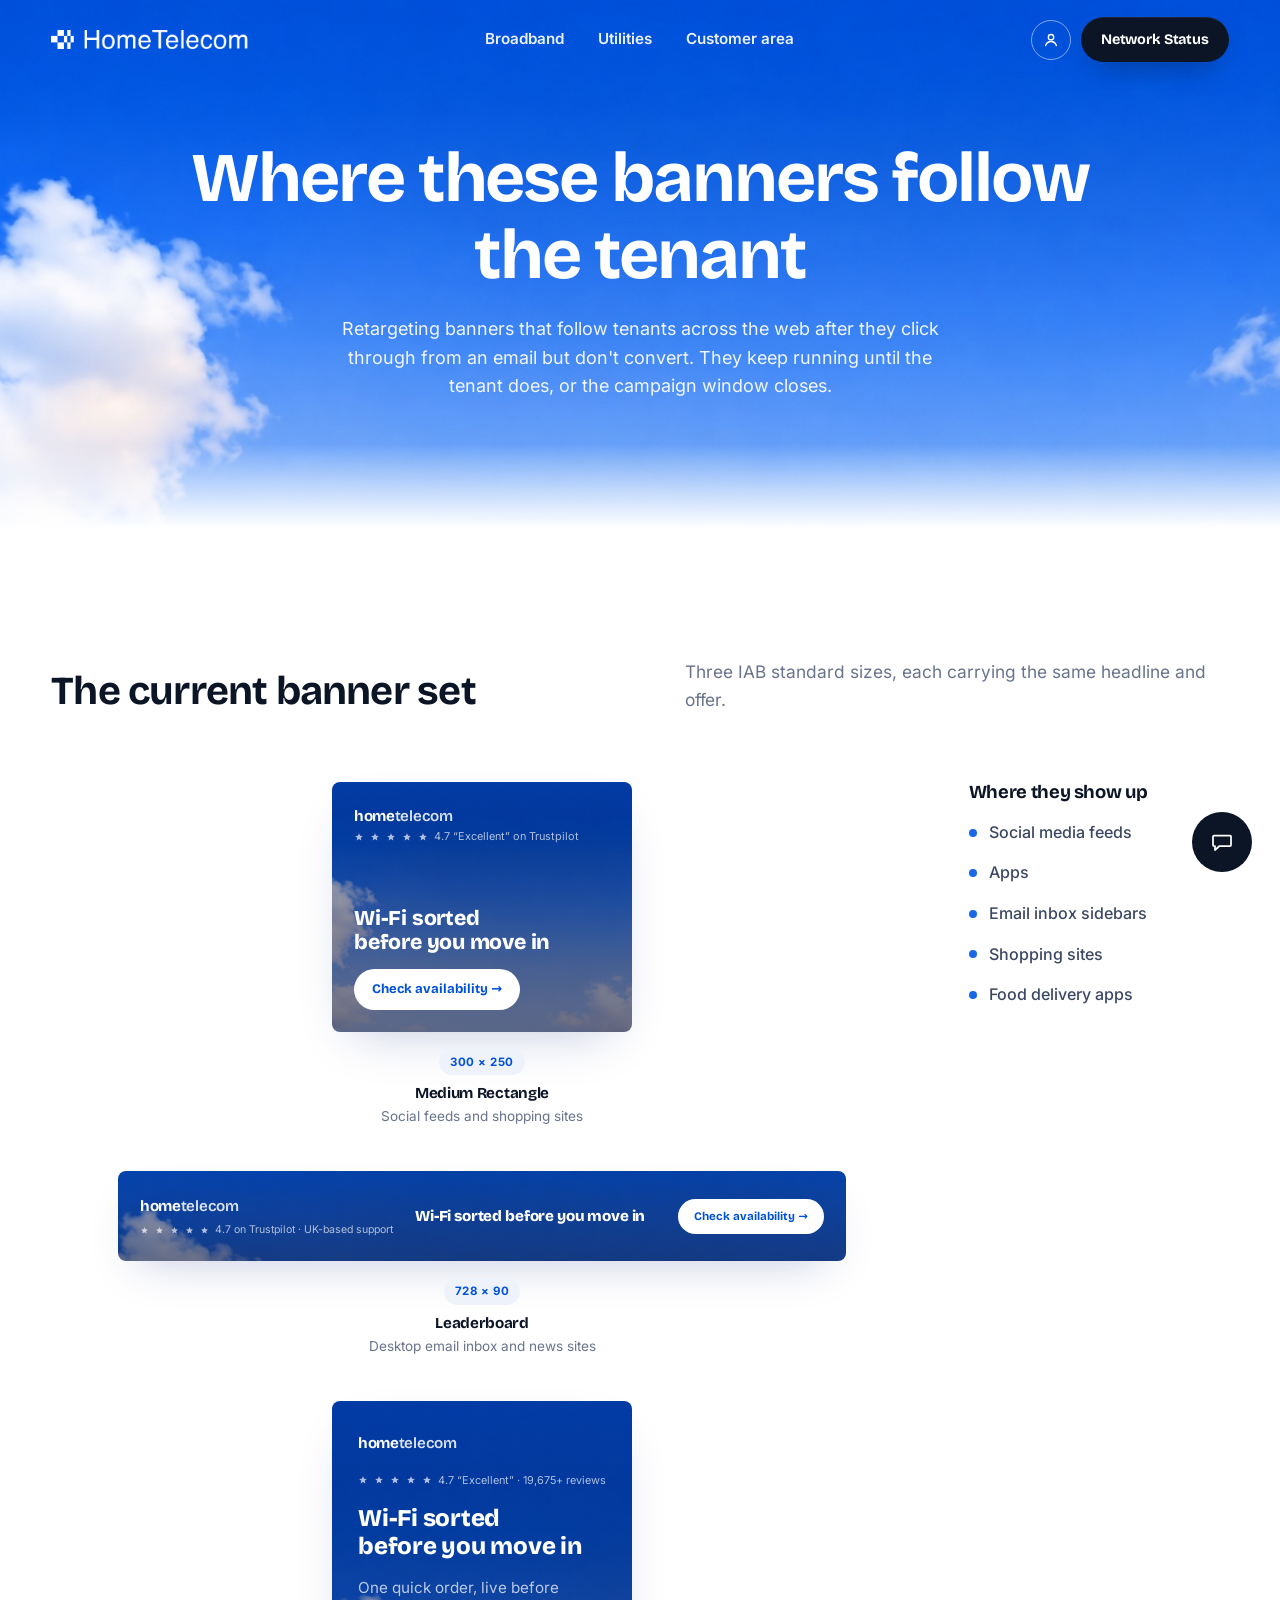
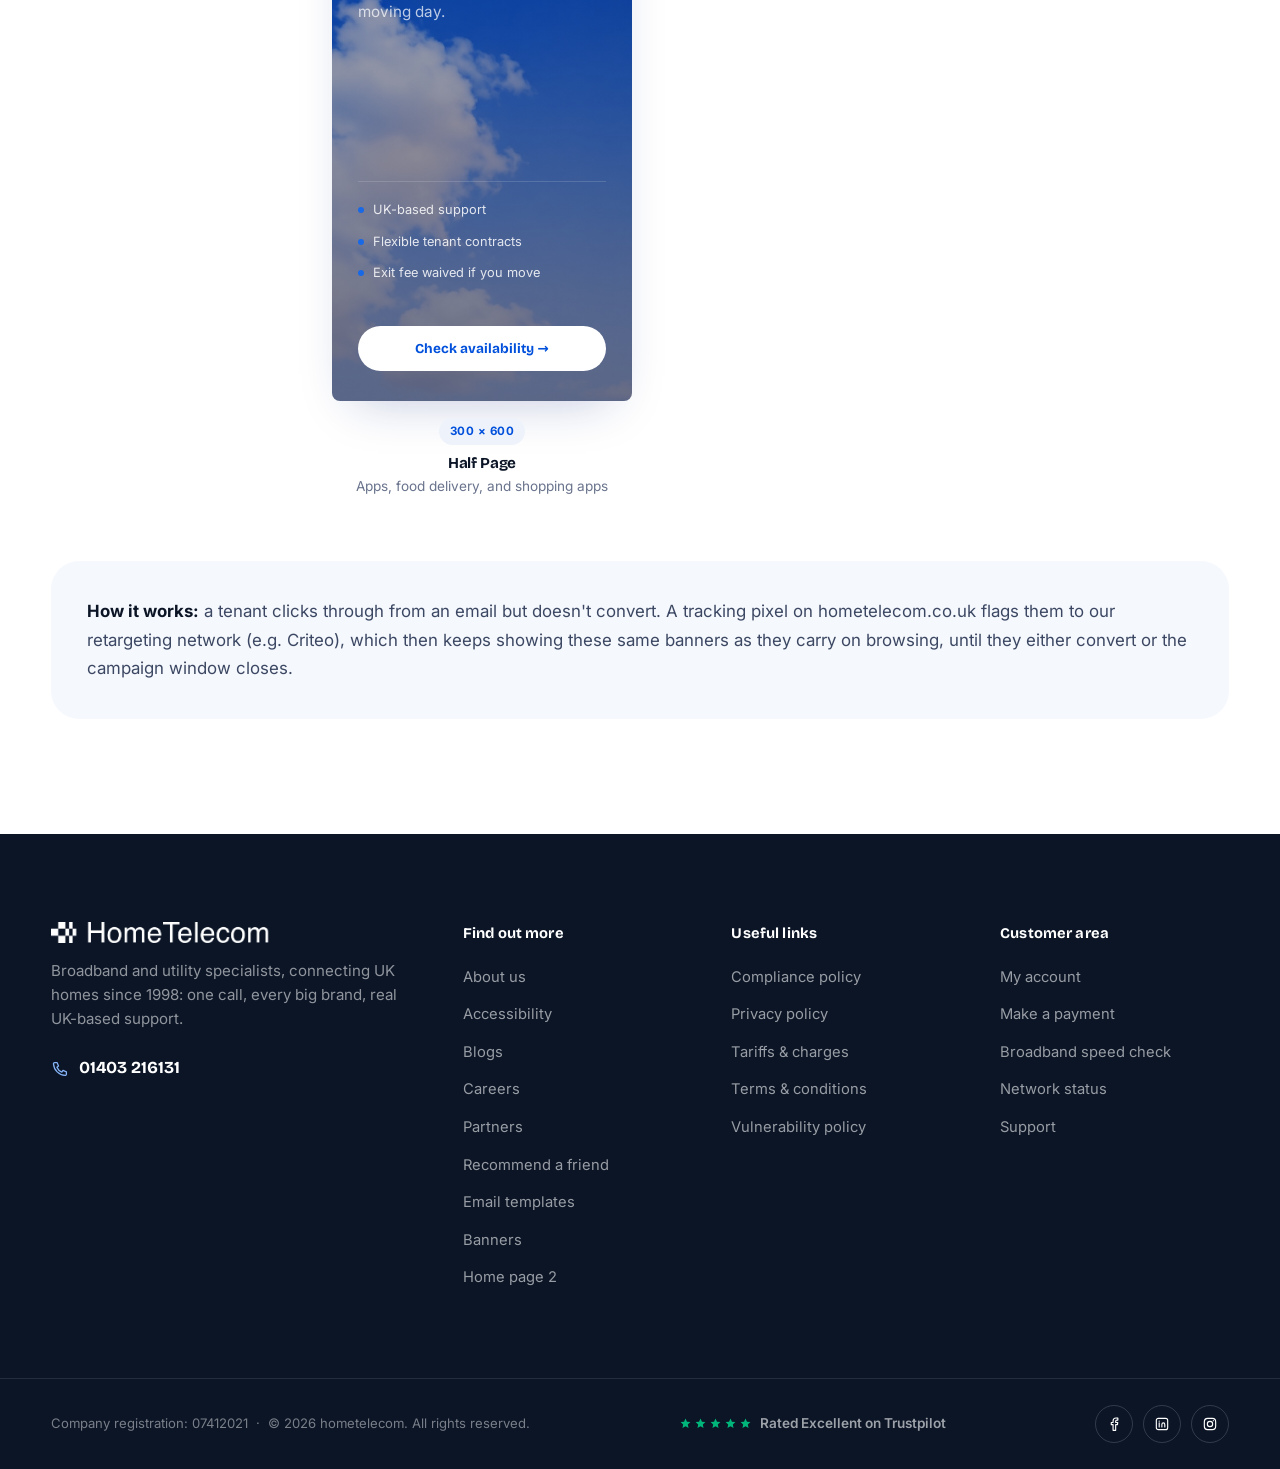
<file: banners.html>
<!DOCTYPE html>
<html lang="en-GB">
<head>
<meta charset="UTF-8">
<meta name="viewport" content="width=device-width, initial-scale=1.0">
<title>hometelecom: Retargeting banners</title>
<meta name="description" content="The display banners that follow a tenant across the web after they click through from an email but don't convert.">
<link rel="stylesheet" href="styles.css">
</head>
<body>

<svg style="display:none" aria-hidden="true">
  <defs>
    <symbol id="i-phone" viewBox="0 0 24 24" fill="none" stroke="currentColor" stroke-width="1.75" stroke-linecap="round" stroke-linejoin="round">
      <path d="M5 3.5h3.2L10 8l-2.1 1.6a12 12 0 0 0 6.5 6.5L16 13.9l4.5 1.8V19a1.6 1.6 0 0 1-1.7 1.6C10.6 20.1 3.9 13.4 3.4 5.7A1.6 1.6 0 0 1 5 3.5Z"/>
    </symbol>
    <symbol id="i-user" viewBox="0 0 24 24" fill="none" stroke="currentColor" stroke-width="1.75" stroke-linecap="round" stroke-linejoin="round">
      <circle cx="12" cy="8.3" r="3.6"/><path d="M4.8 19.4c1.2-3.5 4-5.4 7.2-5.4s6 1.9 7.2 5.4"/>
    </symbol>
    <symbol id="i-menu" viewBox="0 0 24 24" fill="none" stroke="currentColor" stroke-width="1.9" stroke-linecap="round" stroke-linejoin="round">
      <path d="M3.5 6.5h17M3.5 12h17M3.5 17.5h17"/>
    </symbol>
    <symbol id="i-close" viewBox="0 0 24 24" fill="none" stroke="currentColor" stroke-width="1.9" stroke-linecap="round" stroke-linejoin="round">
      <path d="M5 5l14 14M19 5 5 19"/>
    </symbol>
    <symbol id="i-chevron-down" viewBox="0 0 24 24" fill="none" stroke="currentColor" stroke-width="2" stroke-linecap="round" stroke-linejoin="round">
      <path d="M5.5 9l6.5 6.5L18.5 9"/>
    </symbol>
    <symbol id="i-chat" viewBox="0 0 24 24" fill="none" stroke="currentColor" stroke-width="1.75" stroke-linecap="round" stroke-linejoin="round">
      <path d="M4 5.5h16a1 1 0 0 1 1 1V15a1 1 0 0 1-1 1H9.5L5 20v-4H4a1 1 0 0 1-1-1V6.5a1 1 0 0 1 1-1Z"/>
    </symbol>
    <symbol id="i-send" viewBox="0 0 24 24" fill="currentColor" stroke="none">
      <path d="M3 11.5 21 3l-6 18-3.2-7.3L3 11.5Z"/>
    </symbol>
    <symbol id="i-star" viewBox="0 0 24 24" fill="currentColor" stroke="none">
      <path d="M12 2.8l2.7 5.9 6.4.7-4.8 4.4 1.3 6.4L12 16.9l-5.6 3.3 1.3-6.4-4.8-4.4 6.4-.7z"/>
    </symbol>
    <symbol id="i-facebook" viewBox="0 0 24 24" fill="none" stroke="currentColor" stroke-width="1.7" stroke-linecap="round" stroke-linejoin="round">
      <path d="M14.5 21.5V13h2.7l.4-3.2h-3.1V7.7c0-.9.3-1.6 1.7-1.6h1.6V3.2C17.3 3.1 16.2 3 15 3c-2.6 0-4.4 1.6-4.4 4.5v2.3H7.9V13H10.6v8.5Z"/>
    </symbol>
    <symbol id="i-linkedin" viewBox="0 0 24 24" fill="none" stroke="currentColor" stroke-width="1.7" stroke-linecap="round" stroke-linejoin="round">
      <rect x="3.5" y="3.5" width="17" height="17" rx="3"/><path d="M7.8 10.2v6.3M7.8 7.6v.1M11.8 16.5v-3.6c0-1.6 1-2.5 2.3-2.5s2.1 1 2.1 2.6v3.5"/>
    </symbol>
    <symbol id="i-instagram" viewBox="0 0 24 24" fill="none" stroke="currentColor" stroke-width="1.7" stroke-linecap="round" stroke-linejoin="round">
      <rect x="3.5" y="3.5" width="17" height="17" rx="5"/><circle cx="12" cy="12" r="4"/><circle cx="17" cy="7" r=".9" fill="currentColor" stroke="none"/>
    </symbol>
  </defs>
</svg>

<header class="site-header" id="site-header">
  <div class="wrap-wide">
    <a href="index.html#top" class="logo"><img src="assets/images/hometelecom-logo.png" alt="HomeTelecom" width="2061" height="198"></a>

    <nav class="main-nav" aria-label="Primary">
      <div class="nav-item nav-item--mega">
        <a href="#">Broadband</a>
        <div class="nav-dropdown nav-dropdown--mega">
          <div class="mega-links">
            <a href="#">Fibre broadband</a>
            <a href="#">Full fibre checker</a>
            <a href="#">Social tariffs</a>
            <a href="#">Compare speeds</a>
          </div>
          <div class="mega-cards">
            <a class="mega-card" href="#">
              <div class="mega-card-media mega-card-media--tenant"></div>
              <strong>For Tenants</strong>
              <span class="mega-card-desc">6-month minimum contract, no settlement fees if you move again.</span>
            </a>
            <a class="mega-card" href="#">
              <div class="mega-card-media mega-card-media--homeowner"></div>
              <strong>For Homeowners</strong>
              <span class="mega-card-desc">100% UK postcode coverage, backed by ISO-certified service.</span>
            </a>
          </div>
        </div>
      </div>
      <div class="nav-item nav-item--mega">
        <a href="#">Utilities</a>
        <div class="nav-dropdown nav-dropdown--mega">
          <div class="mega-links">
            <div class="mega-link-group">
              <a href="#">Energy</a>
              <a href="#">Water &amp; council tax</a>
            </div>
            <div class="mega-link-group">
              <a href="#">SIM cards</a>
              <a href="#">Sky TV</a>
            </div>
          </div>
          <div class="mega-cards">
            <a class="mega-card" href="#">
              <div class="mega-card-media mega-card-media--energy"></div>
              <strong>Home essentials</strong>
              <span class="mega-card-desc">Free setup for energy, water and council tax, sorted in one quick call.</span>
            </a>
            <a class="mega-card" href="#">
              <div class="mega-card-media mega-card-media--mobile"></div>
              <strong>Mobile &amp; entertainment</strong>
              <span class="mega-card-desc">SIM plans from £10.99/mo, plus Sky TV with a free Netflix account*.</span>
            </a>
          </div>
        </div>
      </div>
      <div class="nav-item nav-item--mega">
        <a href="#">Customer area</a>
        <div class="nav-dropdown nav-dropdown--mega nav-dropdown--mega-end">
          <div class="mega-links">
            <div class="mega-link-group">
              <a href="#">My account</a>
              <a href="#">Make a payment</a>
              <a href="#">Broadband speed check</a>
              <a href="#">Network status</a>
            </div>
            <div class="mega-link-group">
              <a href="#">Support</a>
              <a href="#">Live chat</a>
              <a href="#">Book a callback</a>
              <a href="#">Call 01403 216131</a>
            </div>
          </div>
          <div class="mega-cards">
            <a class="mega-card" href="#">
              <div class="mega-card-media mega-card-media--account"></div>
              <strong>Manage your account</strong>
              <span class="mega-card-desc">Track orders, pay bills and check your connection, all from your phone.</span>
            </a>
            <a class="mega-card" href="#">
              <div class="mega-card-media mega-card-media--support"></div>
              <strong>Talk to a real person</strong>
              <span class="mega-card-desc">UK-based support, usually answered in a few minutes, by chat, callback or phone.</span>
            </a>
          </div>
        </div>
      </div>
    </nav>

    <div class="header-actions">
      <a href="#" class="account-avatar" aria-label="My account" title="My account"><svg><use href="#i-user"/></svg></a>
      <a href="#" class="btn btn-primary btn-sm">Network Status</a>
      <button class="nav-toggle" id="nav-toggle" aria-expanded="false" aria-controls="mobile-nav" aria-label="Open menu">
        <svg class="icon-menu"><use href="#i-menu"/></svg>
        <svg class="icon-close"><use href="#i-close"/></svg>
      </button>
    </div>
  </div>

  <div class="site-nav-panel" id="mobile-nav">
    <a href="#">Broadband</a>
    <a href="#">Utilities</a>
    <a href="#">Customer area</a>
    <div class="mobile-cta">
      <a href="#" class="btn btn-primary btn-block">Network Status</a>
    </div>
  </div>
</header>

<main id="top">

  <section class="hero hero--compact">
    <div class="wrap-wide hero-inner">
      <div class="hero-copy">
        <h1>Where these banners follow the tenant</h1>
        <p class="lede">Retargeting banners that follow tenants across the web after they click through from an email but don't convert. They keep running until the tenant does, or the campaign window closes.</p>
      </div>
    </div>
  </section>

  <section class="section-pad">
    <div class="wrap-wide">
      <div class="section-head">
        <h2>The current banner set</h2>
        <p>Three IAB standard sizes, each carrying the same headline and offer.</p>
      </div>

      <div class="banner-showcase">
       <div class="banner-showcase-ads">

        <div class="banner-unit">
          <div class="ad-mock ad-mock--rect">
            <div class="ad-mock-logo"><b>home</b><span>telecom</span></div>
            <div class="ad-mock-stars">
              <svg width="10" height="10" viewBox="0 0 24 24" fill="#00b67a"><use href="#i-star"/></svg><svg width="10" height="10" viewBox="0 0 24 24" fill="#00b67a"><use href="#i-star"/></svg><svg width="10" height="10" viewBox="0 0 24 24" fill="#00b67a"><use href="#i-star"/></svg><svg width="10" height="10" viewBox="0 0 24 24" fill="#00b67a"><use href="#i-star"/></svg><svg width="10" height="10" viewBox="0 0 24 24" fill="#00b67a"><use href="#i-star"/></svg>
              4.7 &ldquo;Excellent&rdquo; on Trustpilot
            </div>
            <h4>Wi-Fi sorted<br>before you move in</h4>
            <a href="#" class="ad-mock-cta">Check availability &rarr;</a>
          </div>
          <div class="banner-unit-caption">
            <span class="format-tag">300 &times; 250</span>
            <h4>Medium Rectangle</h4>
            <p>Social feeds and shopping sites</p>
          </div>
        </div>

        <div class="banner-unit">
          <div class="ad-mock ad-mock--leaderboard">
            <div class="ad-mock-brand">
              <div class="ad-mock-logo"><b>home</b><span>telecom</span></div>
              <div class="ad-mock-stars">
                <svg width="9" height="9" viewBox="0 0 24 24" fill="#00b67a"><use href="#i-star"/></svg><svg width="9" height="9" viewBox="0 0 24 24" fill="#00b67a"><use href="#i-star"/></svg><svg width="9" height="9" viewBox="0 0 24 24" fill="#00b67a"><use href="#i-star"/></svg><svg width="9" height="9" viewBox="0 0 24 24" fill="#00b67a"><use href="#i-star"/></svg><svg width="9" height="9" viewBox="0 0 24 24" fill="#00b67a"><use href="#i-star"/></svg>
                4.7 on Trustpilot &middot; UK-based support
              </div>
            </div>
            <h4>Wi-Fi sorted before you move in</h4>
            <a href="#" class="ad-mock-cta">Check availability &rarr;</a>
          </div>
          <div class="banner-unit-caption">
            <span class="format-tag">728 &times; 90</span>
            <h4>Leaderboard</h4>
            <p>Desktop email inbox and news sites</p>
          </div>
        </div>

        <div class="banner-unit">
          <div class="ad-mock ad-mock--halfpage">
            <div class="ad-mock-top">
              <div class="ad-mock-logo"><b>home</b><span>telecom</span></div>
              <div class="ad-mock-stars">
                <svg width="10" height="10" viewBox="0 0 24 24" fill="#00b67a"><use href="#i-star"/></svg><svg width="10" height="10" viewBox="0 0 24 24" fill="#00b67a"><use href="#i-star"/></svg><svg width="10" height="10" viewBox="0 0 24 24" fill="#00b67a"><use href="#i-star"/></svg><svg width="10" height="10" viewBox="0 0 24 24" fill="#00b67a"><use href="#i-star"/></svg><svg width="10" height="10" viewBox="0 0 24 24" fill="#00b67a"><use href="#i-star"/></svg>
                4.7 &ldquo;Excellent&rdquo; &middot; 19,675+ reviews
              </div>
              <h4>Wi-Fi sorted<br>before you move in</h4>
              <p class="ad-mock-sub">One quick order, live before moving day.</p>
            </div>
            <ul class="ad-mock-features">
              <li>UK-based support</li>
              <li>Flexible tenant contracts</li>
              <li>Exit fee waived if you move</li>
            </ul>
            <a href="#" class="ad-mock-cta">Check availability &rarr;</a>
          </div>
          <div class="banner-unit-caption">
            <span class="format-tag">300 &times; 600</span>
            <h4>Half Page</h4>
            <p>Apps, food delivery, and shopping apps</p>
          </div>
        </div>

       </div>
       <div class="banner-showcase-list">
          <h3>Where they show up</h3>
          <ul>
            <li>Social media feeds</li>
            <li>Apps</li>
            <li>Email inbox sidebars</li>
            <li>Shopping sites</li>
            <li>Food delivery apps</li>
          </ul>
       </div>

      </div>

      <div class="banner-note">
        <strong>How it works:</strong> a tenant clicks through from an email but doesn't convert. A tracking pixel on hometelecom.co.uk flags them to our retargeting network (e.g. Criteo), which then keeps showing these same banners as they carry on browsing, until they either convert or the campaign window closes.
      </div>
    </div>
  </section>

</main>

<footer class="site-footer">
  <div class="wrap-wide footer-top">
    <div class="footer-brand">
      <a href="index.html#top" class="logo"><img src="assets/images/hometelecom-logo.png" alt="HomeTelecom" width="2061" height="198"></a>
      <p>Broadband and utility specialists, connecting UK homes since 1998: one call, every big brand, real UK-based support.</p>
      <a href="tel:01403216131" class="footer-phone"><svg><use href="#i-phone"/></svg>01403 216131</a>
    </div>
    <div class="footer-col">
      <h5>Find out more</h5>
      <ul>
        <li><a href="#">About us</a></li>
        <li><a href="#">Accessibility</a></li>
        <li><a href="#">Blogs</a></li>
        <li><a href="#">Careers</a></li>
        <li><a href="#">Partners</a></li>
        <li><a href="#">Recommend a friend</a></li>
        <li><a href="emails.html">Email templates</a></li>
        <li><a href="banners.html">Banners</a></li>
        <li><a href="home2.html">Home page 2</a></li>
      </ul>
    </div>
    <div class="footer-col">
      <h5>Useful links</h5>
      <ul>
        <li><a href="#">Compliance policy</a></li>
        <li><a href="#">Privacy policy</a></li>
        <li><a href="#">Tariffs &amp; charges</a></li>
        <li><a href="#">Terms &amp; conditions</a></li>
        <li><a href="#">Vulnerability policy</a></li>
      </ul>
    </div>
    <div class="footer-col">
      <h5>Customer area</h5>
      <ul>
        <li><a href="#">My account</a></li>
        <li><a href="#">Make a payment</a></li>
        <li><a href="#">Broadband speed check</a></li>
        <li><a href="#">Network status</a></li>
        <li><a href="#">Support</a></li>
      </ul>
    </div>
  </div>

  <div class="wrap-wide footer-bottom">
    <small>Company registration: 07412021 &nbsp;&middot;&nbsp; &copy; 2026 hometelecom. All rights reserved.</small>
    <a href="#" class="footer-trustpilot">
      <span class="footer-trustpilot-stars"><svg><use href="#i-star"/></svg><svg><use href="#i-star"/></svg><svg><use href="#i-star"/></svg><svg><use href="#i-star"/></svg><svg><use href="#i-star"/></svg></span>
      Rated Excellent on Trustpilot
    </a>
    <div class="footer-social">
      <a href="#" aria-label="hometelecom on Facebook"><svg><use href="#i-facebook"/></svg></a>
      <a href="#" aria-label="hometelecom on LinkedIn"><svg><use href="#i-linkedin"/></svg></a>
      <a href="#" aria-label="hometelecom on Instagram"><svg><use href="#i-instagram"/></svg></a>
    </div>
  </div>
</footer>

<!-- ============================================================
     Live chat
     ============================================================ -->
<div class="chat-widget" id="chat-widget">
  <div class="chat-panel" id="chat-panel" role="dialog" aria-label="Live chat" aria-hidden="true">
    <div class="chat-panel-head">
      <div class="chat-panel-head-info">
        <strong>hometelecom</strong>
        <span class="chat-status"><i class="chat-dot" aria-hidden="true"></i>Usually replies in a few minutes</span>
      </div>
      <button class="chat-close" id="chat-close" aria-label="Close chat">
        <svg><use href="#i-close"/></svg>
      </button>
    </div>
    <div class="chat-body" id="chat-body">
      <div class="chat-msg chat-msg--bot">
        <p>Hi <span aria-hidden="true">👋</span> How can I help you today?</p>
      </div>
      <div class="chat-suggestions" id="chat-suggestions">
        <button type="button" class="chat-chip" data-reply="broadband">Broadband for my new home</button>
        <button type="button" class="chat-chip" data-reply="energy">Energy &amp; utilities</button>
        <button type="button" class="chat-chip" data-reply="order">Track my order</button>
        <button type="button" class="chat-chip" data-reply="person">Speak to a real person</button>
      </div>
    </div>
    <form class="chat-input-row" id="chat-form" onsubmit="return false">
      <label class="visually-hidden" for="chat-input">Type a message</label>
      <input type="text" id="chat-input" placeholder="Type a message&hellip;" autocomplete="off">
      <button type="submit" class="chat-send" aria-label="Send message">
        <svg><use href="#i-send"/></svg>
      </button>
    </form>
  </div>
  <button type="button" class="chat-toggle" id="chat-toggle" aria-expanded="false" aria-controls="chat-panel" aria-label="Open chat">
    <svg class="chat-toggle-icon-open"><use href="#i-chat"/></svg>
    <svg class="chat-toggle-icon-close"><use href="#i-close"/></svg>
  </button>
</div>

<script src="script.js"></script>
</body>
</html>
</file>
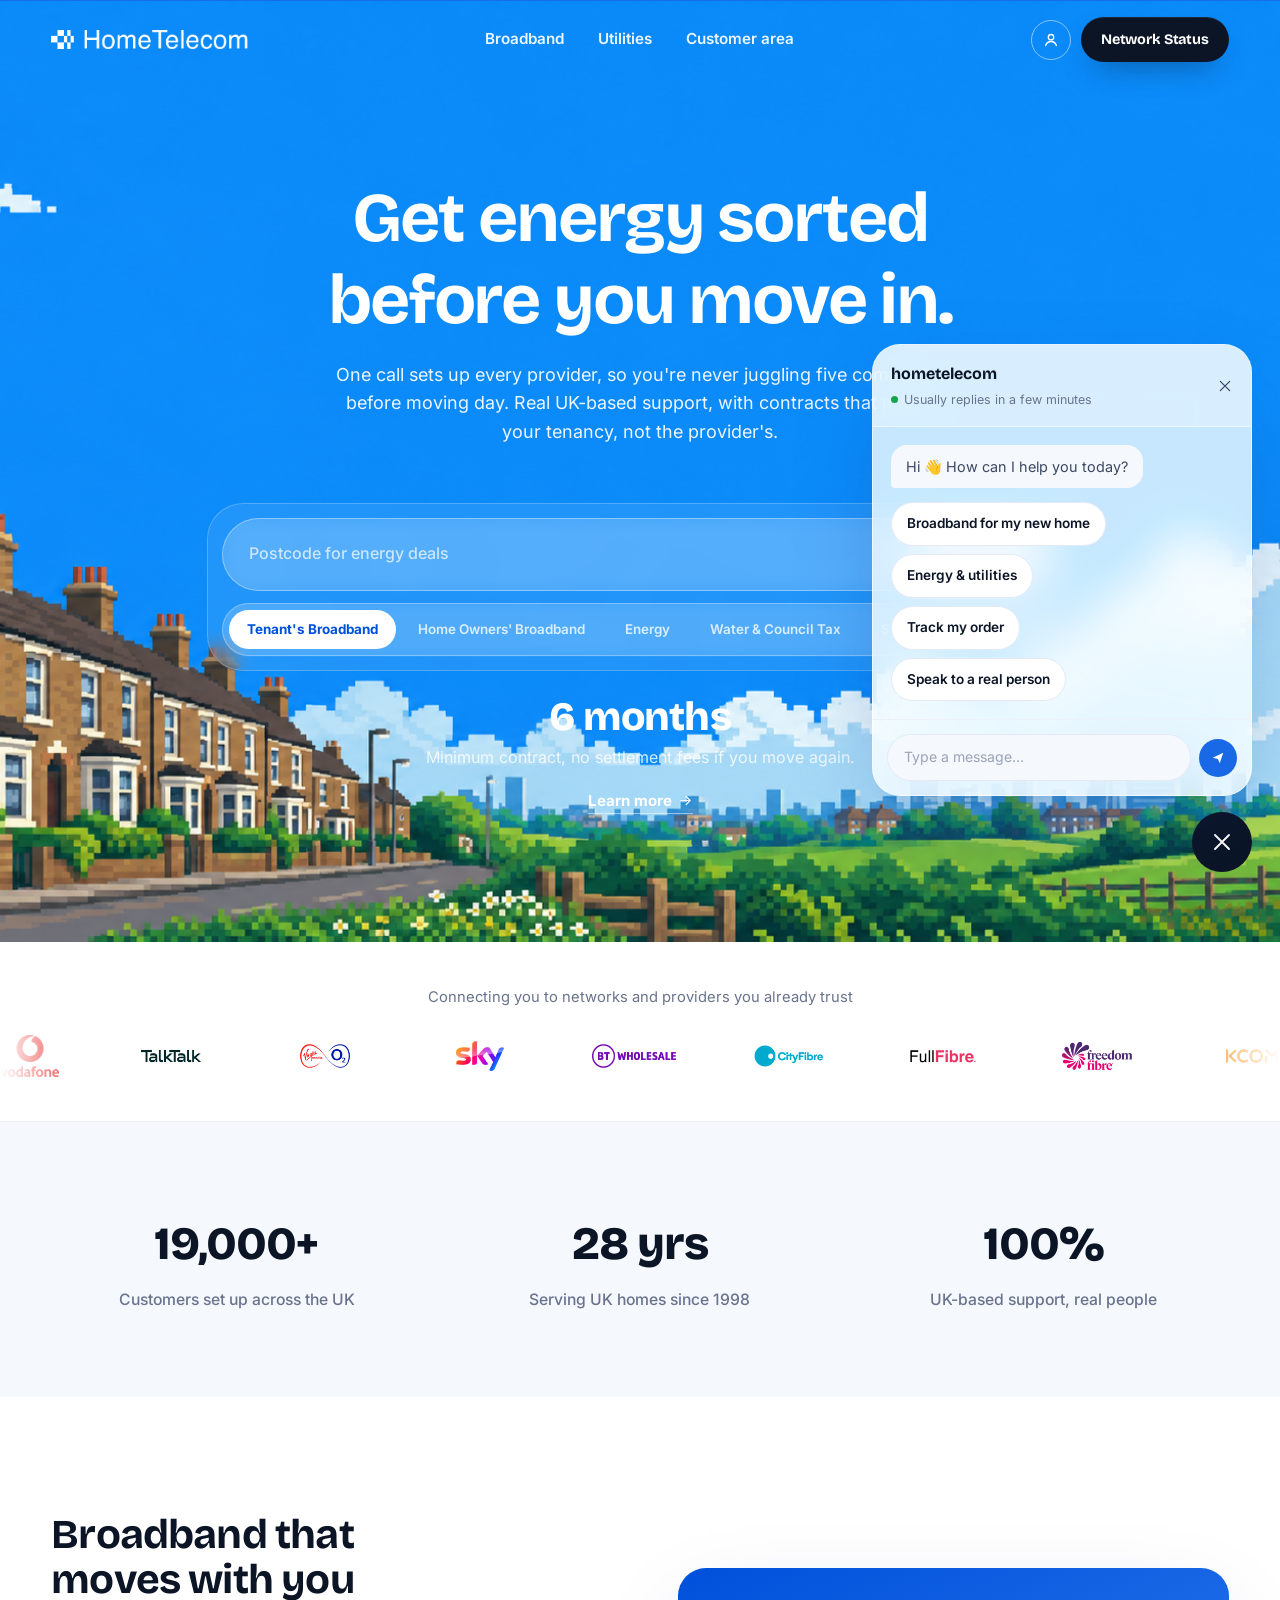
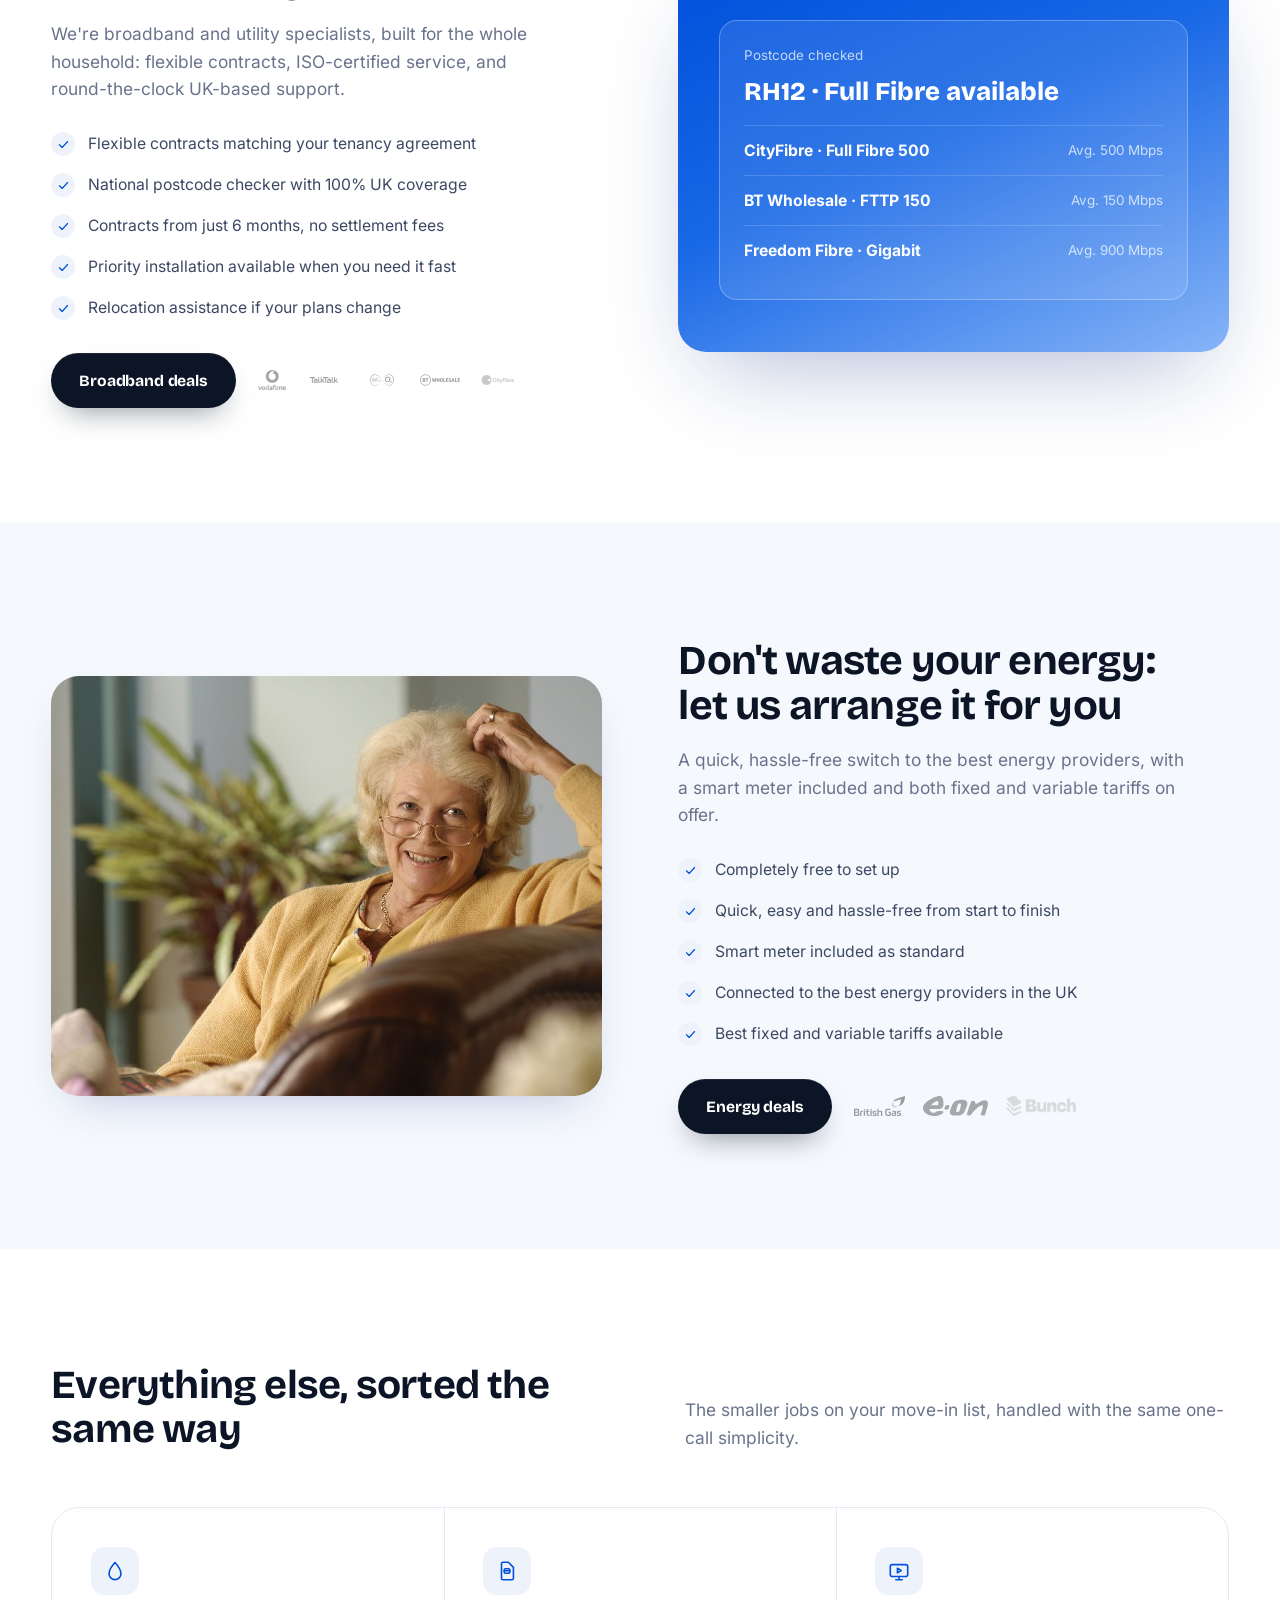
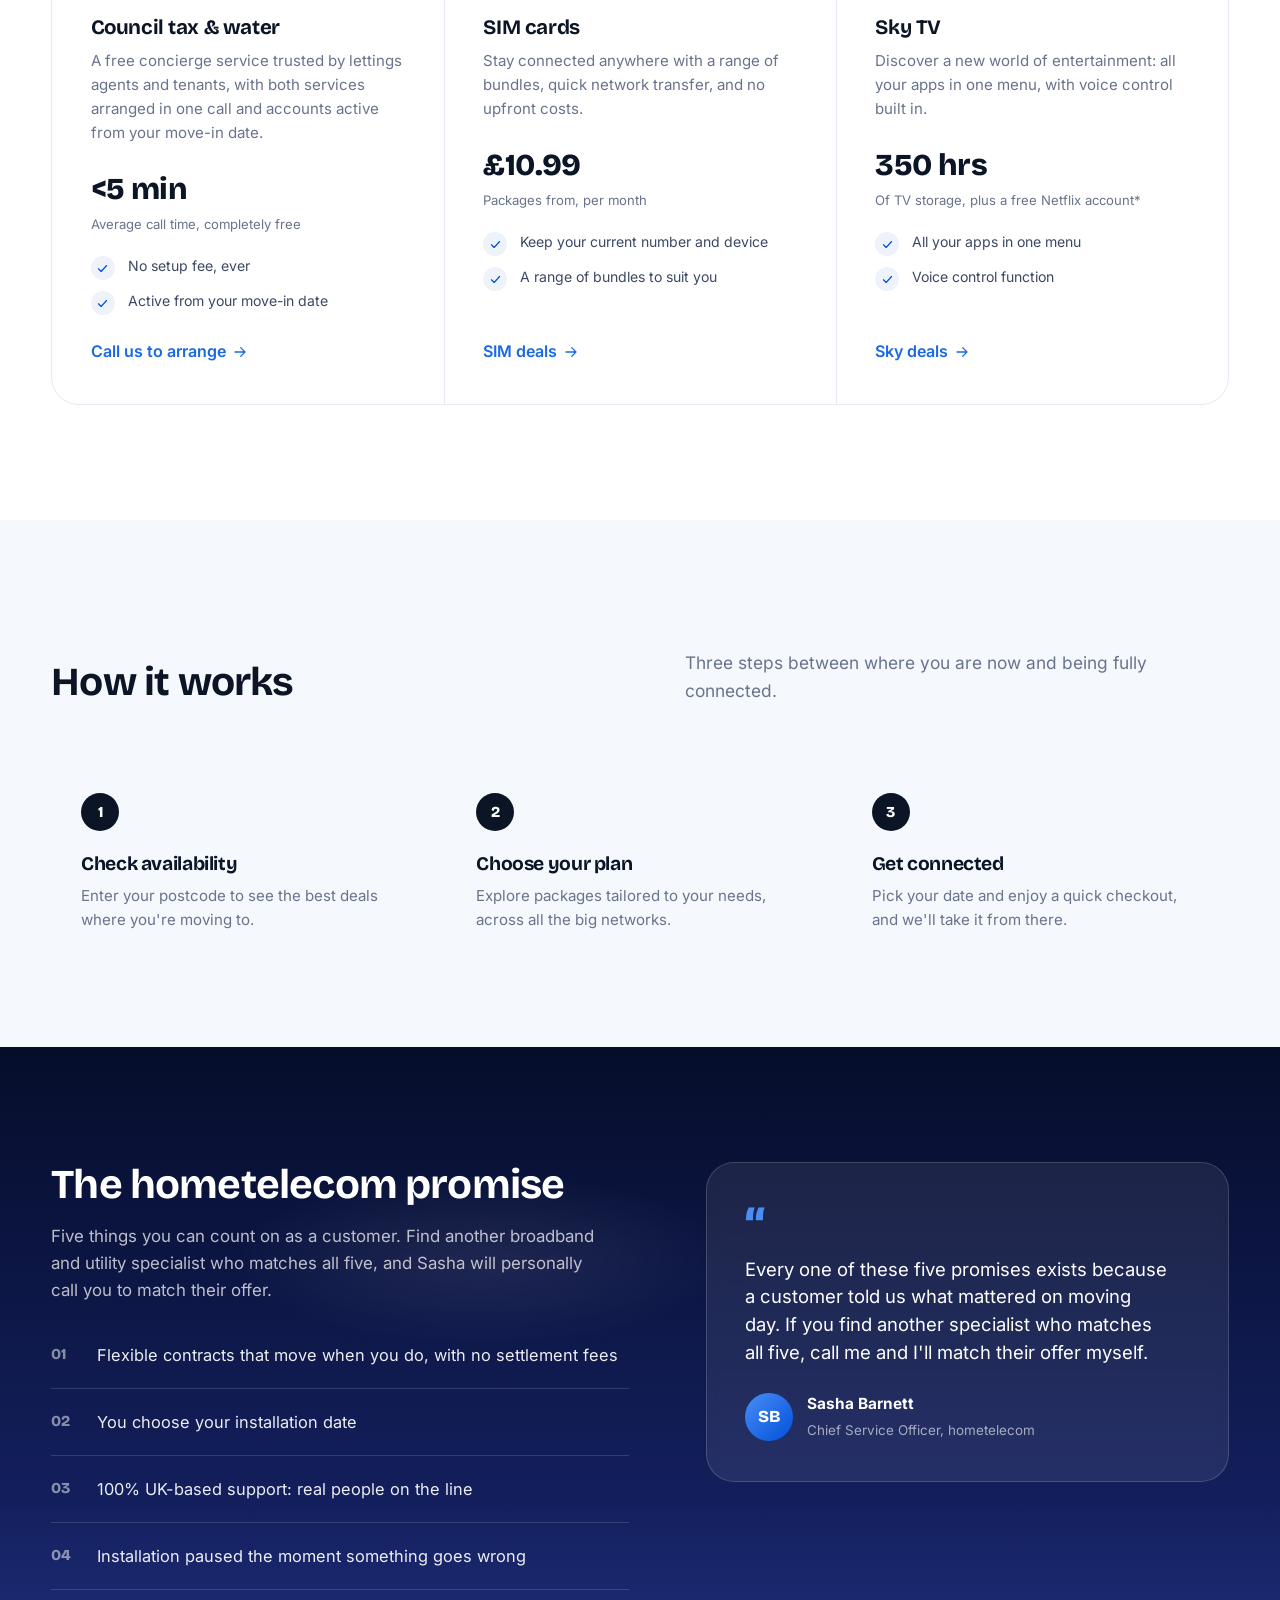
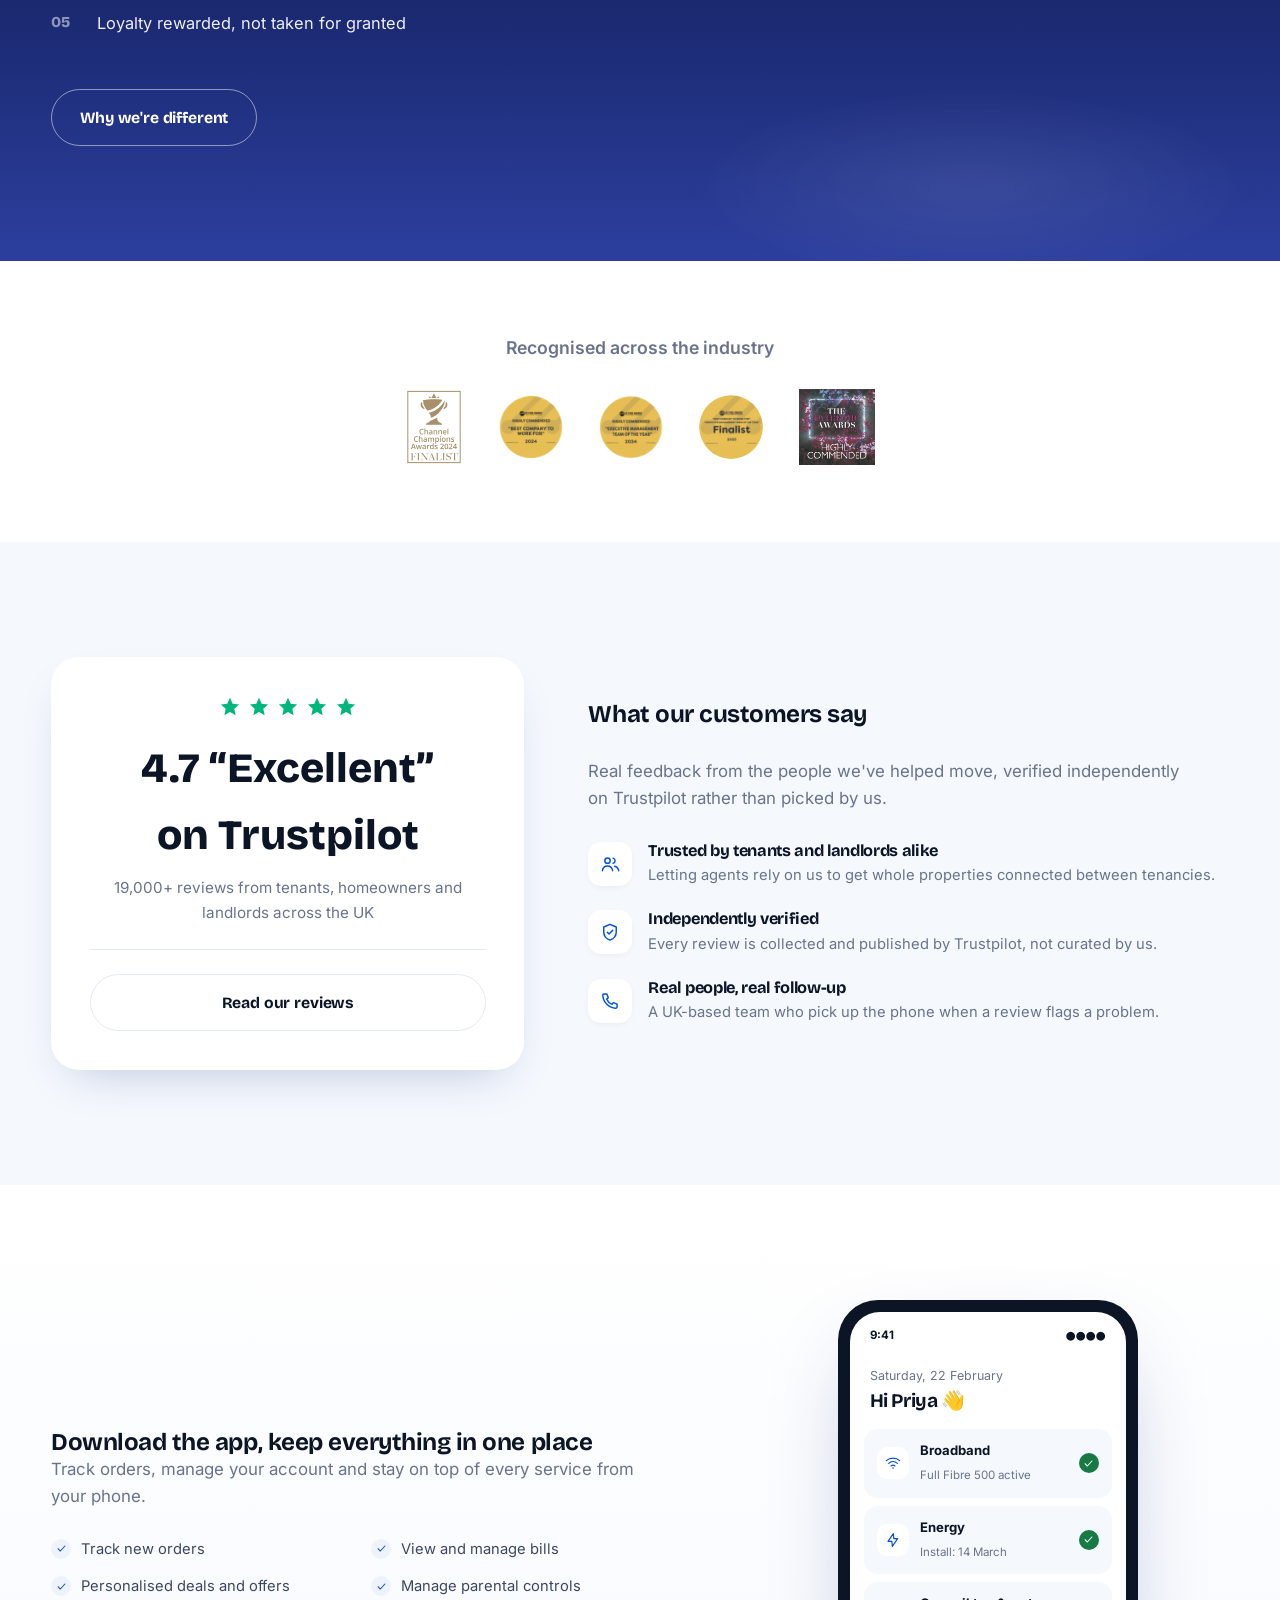
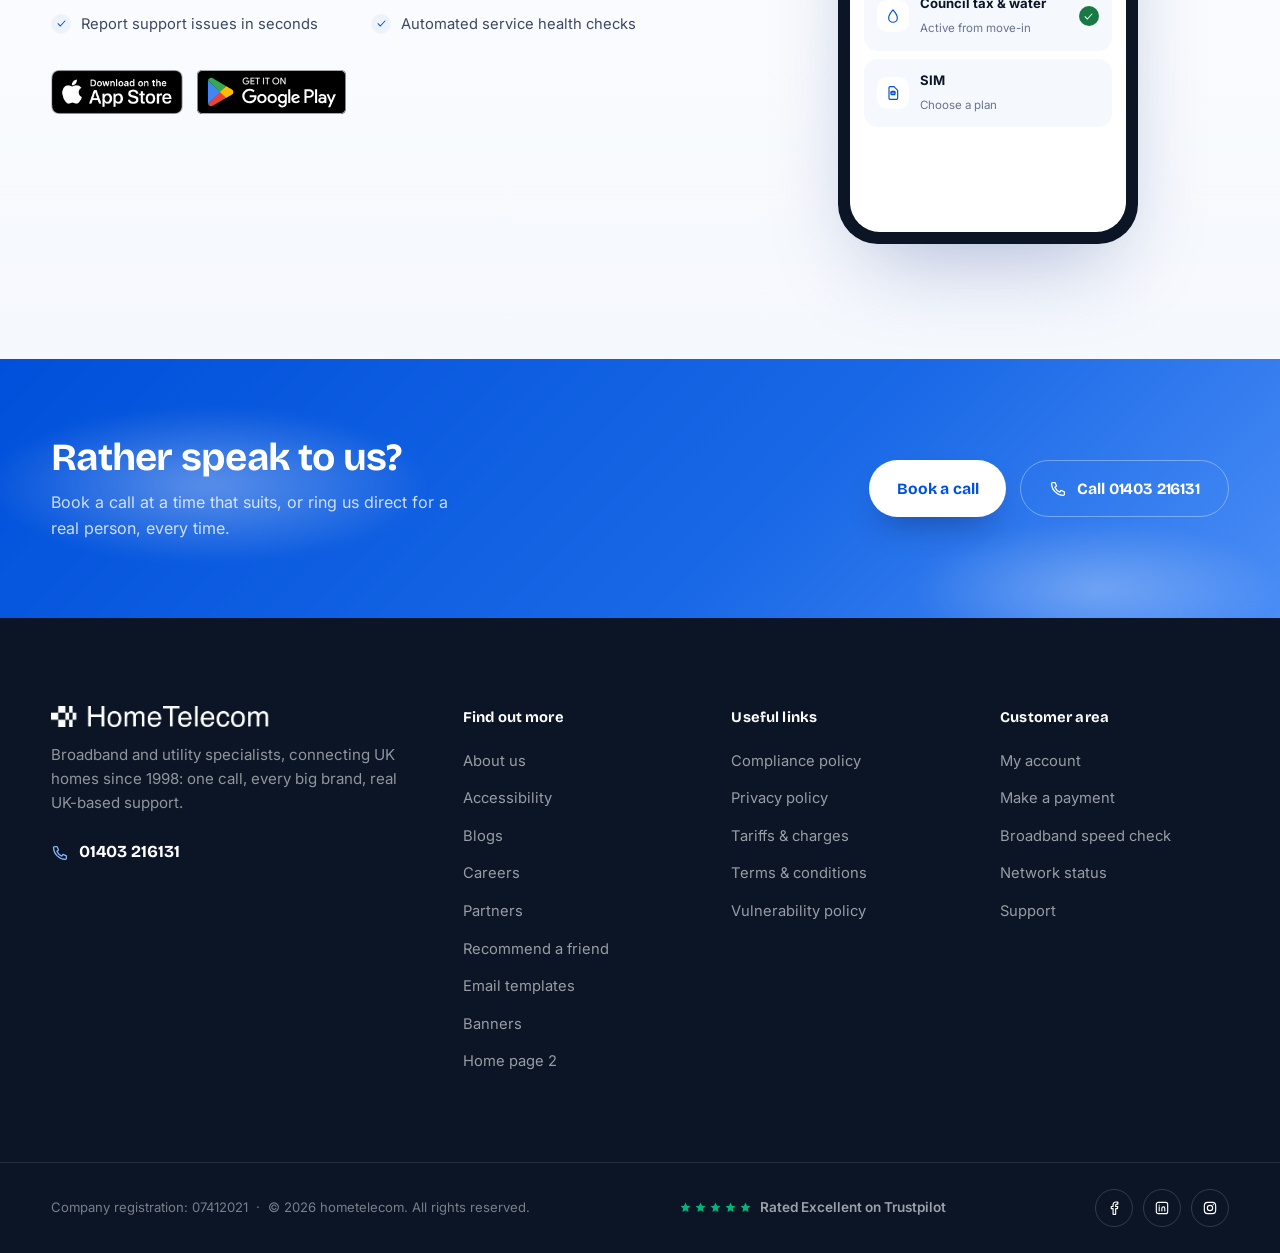
<file: home2.html>
<!DOCTYPE html>
<html lang="en-GB">
<head>
<meta charset="UTF-8">
<meta name="viewport" content="width=device-width, initial-scale=1.0">
<title>hometelecom: Home page 2 (pixel artwork)</title>
<meta name="description" content="Home page 2: a variant of the homepage with pixel-art banner artwork in the hero.">
<link rel="stylesheet" href="styles.css">
</head>
<body>

<!-- ============================================================
     Icon sprite — authored line icons, 1.75px stroke, round joins.
     ============================================================ -->
<svg style="display:none" aria-hidden="true">
  <defs>
    <symbol id="i-wifi" viewBox="0 0 24 24" fill="none" stroke="currentColor" stroke-width="1.75" stroke-linecap="round" stroke-linejoin="round">
      <path d="M2 8.5c5.5-5 14.5-5 20 0"/><path d="M5.5 12.5c3.8-3.4 9.2-3.4 13 0"/><path d="M9 16.4c2-1.7 4-1.7 6 0"/><circle cx="12" cy="19.5" r="1.2" fill="currentColor" stroke="none"/>
    </symbol>
    <symbol id="i-bolt" viewBox="0 0 24 24" fill="none" stroke="currentColor" stroke-width="1.75" stroke-linecap="round" stroke-linejoin="round">
      <path d="M12.5 2.5 4.5 14h5.8L11 21.5l8-11.5h-5.8z"/>
    </symbol>
    <symbol id="i-droplet" viewBox="0 0 24 24" fill="none" stroke="currentColor" stroke-width="1.75" stroke-linecap="round" stroke-linejoin="round">
      <path d="M12 2.8s6.5 7.2 6.5 12.1a6.5 6.5 0 1 1-13 0C5.5 10 12 2.8 12 2.8Z"/>
    </symbol>
    <symbol id="i-home" viewBox="0 0 24 24" fill="none" stroke="currentColor" stroke-width="1.75" stroke-linecap="round" stroke-linejoin="round">
      <path d="M3.5 11 12 3.5 20.5 11"/><path d="M6 9.5V20a1 1 0 0 0 1 1h10a1 1 0 0 0 1-1V9.5"/><path d="M10 21v-6h4v6"/>
    </symbol>
    <symbol id="i-sim" viewBox="0 0 24 24" fill="none" stroke="currentColor" stroke-width="1.75" stroke-linecap="round" stroke-linejoin="round">
      <path d="M7.5 2.5h6L19 8v12a1.6 1.6 0 0 1-1.6 1.6H7.5A1.6 1.6 0 0 1 6 20V4A1.5 1.5 0 0 1 7.5 2.5Z"/><rect x="9" y="9.5" width="6" height="5" rx="1.1"/><path d="M9 11.8h6"/>
    </symbol>
    <symbol id="i-tv" viewBox="0 0 24 24" fill="none" stroke="currentColor" stroke-width="1.75" stroke-linecap="round" stroke-linejoin="round">
      <rect x="2.5" y="5" width="19" height="13" rx="2.2"/><path d="M8.5 21.5h7M12 18v3.5"/><path d="M10.3 9l4 2.5-4 2.5z"/>
    </symbol>
    <symbol id="i-phone" viewBox="0 0 24 24" fill="none" stroke="currentColor" stroke-width="1.75" stroke-linecap="round" stroke-linejoin="round">
      <path d="M5 3.5h3.2L10 8l-2.1 1.6a12 12 0 0 0 6.5 6.5L16 13.9l4.5 1.8V19a1.6 1.6 0 0 1-1.7 1.6C10.6 20.1 3.9 13.4 3.4 5.7A1.6 1.6 0 0 1 5 3.5Z"/>
    </symbol>
    <symbol id="i-pin" viewBox="0 0 24 24" fill="none" stroke="currentColor" stroke-width="1.75" stroke-linecap="round" stroke-linejoin="round">
      <path d="M12 21.5s7-6.6 7-12A7 7 0 0 0 5 9.5c0 5.4 7 12 7 12Z"/><circle cx="12" cy="9.5" r="2.4"/>
    </symbol>
    <symbol id="i-calendar" viewBox="0 0 24 24" fill="none" stroke="currentColor" stroke-width="1.75" stroke-linecap="round" stroke-linejoin="round">
      <rect x="3" y="5" width="18" height="16" rx="2.2"/><path d="M3 9.5h18M8 3v3.5M16 3v3.5"/><path d="M8.5 14l2 2 4.5-4.5"/>
    </symbol>
    <symbol id="i-shield" viewBox="0 0 24 24" fill="none" stroke="currentColor" stroke-width="1.75" stroke-linecap="round" stroke-linejoin="round">
      <path d="M12 2.8 19.5 6v6c0 5-3.4 8.3-7.5 9.7C7.9 20.3 4.5 17 4.5 12V6z"/><path d="M8.7 12.2l2.2 2.2 4.4-4.6"/>
    </symbol>
    <symbol id="i-users" viewBox="0 0 24 24" fill="none" stroke="currentColor" stroke-width="1.75" stroke-linecap="round" stroke-linejoin="round">
      <circle cx="9" cy="8" r="3.2"/><path d="M2.8 20c.7-3.6 3.2-5.6 6.2-5.6s5.5 2 6.2 5.6"/><path d="M15.7 5a3.2 3.2 0 0 1 0 6.2"/><path d="M17.5 14.6c2.6.5 4.4 2.3 5 5.4"/>
    </symbol>
    <symbol id="i-user" viewBox="0 0 24 24" fill="none" stroke="currentColor" stroke-width="1.75" stroke-linecap="round" stroke-linejoin="round">
      <circle cx="12" cy="8.3" r="3.6"/><path d="M4.8 19.4c1.2-3.5 4-5.4 7.2-5.4s6 1.9 7.2 5.4"/>
    </symbol>
    <symbol id="i-check" viewBox="0 0 24 24" fill="none" stroke="currentColor" stroke-width="2.2" stroke-linecap="round" stroke-linejoin="round">
      <path d="M4.5 12.5 9.5 17.5 19.5 6.5"/>
    </symbol>
    <symbol id="i-arrow-right" viewBox="0 0 24 24" fill="none" stroke="currentColor" stroke-width="1.9" stroke-linecap="round" stroke-linejoin="round">
      <path d="M4.5 12h15M13 5.5l6.5 6.5-6.5 6.5"/>
    </symbol>
    <symbol id="i-menu" viewBox="0 0 24 24" fill="none" stroke="currentColor" stroke-width="1.9" stroke-linecap="round" stroke-linejoin="round">
      <path d="M3.5 6.5h17M3.5 12h17M3.5 17.5h17"/>
    </symbol>
    <symbol id="i-close" viewBox="0 0 24 24" fill="none" stroke="currentColor" stroke-width="1.9" stroke-linecap="round" stroke-linejoin="round">
      <path d="M5 5l14 14M19 5 5 19"/>
    </symbol>
    <symbol id="i-chevron-down" viewBox="0 0 24 24" fill="none" stroke="currentColor" stroke-width="2" stroke-linecap="round" stroke-linejoin="round">
      <path d="M5.5 9l6.5 6.5L18.5 9"/>
    </symbol>
    <symbol id="i-chat" viewBox="0 0 24 24" fill="none" stroke="currentColor" stroke-width="1.75" stroke-linecap="round" stroke-linejoin="round">
      <path d="M4 5.5h16a1 1 0 0 1 1 1V15a1 1 0 0 1-1 1H9.5L5 20v-4H4a1 1 0 0 1-1-1V6.5a1 1 0 0 1 1-1Z"/>
    </symbol>
    <symbol id="i-send" viewBox="0 0 24 24" fill="currentColor" stroke="none">
      <path d="M3 11.5 21 3l-6 18-3.2-7.3L3 11.5Z"/>
    </symbol>
    <symbol id="i-star" viewBox="0 0 24 24" fill="currentColor" stroke="none">
      <path d="M12 2.8l2.7 5.9 6.4.7-4.8 4.4 1.3 6.4L12 16.9l-5.6 3.3 1.3-6.4-4.8-4.4 6.4-.7z"/>
    </symbol>
    <symbol id="i-download" viewBox="0 0 24 24" fill="none" stroke="currentColor" stroke-width="1.8" stroke-linecap="round" stroke-linejoin="round">
      <path d="M12 3v12.5M7 11l5 5 5-5"/><path d="M4.5 19.5h15"/>
    </symbol>
    <symbol id="i-facebook" viewBox="0 0 24 24" fill="none" stroke="currentColor" stroke-width="1.7" stroke-linecap="round" stroke-linejoin="round">
      <path d="M14.5 21.5V13h2.7l.4-3.2h-3.1V7.7c0-.9.3-1.6 1.7-1.6h1.6V3.2C17.3 3.1 16.2 3 15 3c-2.6 0-4.4 1.6-4.4 4.5v2.3H7.9V13H10.6v8.5Z"/>
    </symbol>
    <symbol id="i-linkedin" viewBox="0 0 24 24" fill="none" stroke="currentColor" stroke-width="1.7" stroke-linecap="round" stroke-linejoin="round">
      <rect x="3.5" y="3.5" width="17" height="17" rx="3"/><path d="M7.8 10.2v6.3M7.8 7.6v.1M11.8 16.5v-3.6c0-1.6 1-2.5 2.3-2.5s2.1 1 2.1 2.6v3.5"/>
    </symbol>
    <symbol id="i-instagram" viewBox="0 0 24 24" fill="none" stroke="currentColor" stroke-width="1.7" stroke-linecap="round" stroke-linejoin="round">
      <rect x="3.5" y="3.5" width="17" height="17" rx="5"/><circle cx="12" cy="12" r="4"/><circle cx="17" cy="7" r=".9" fill="currentColor" stroke="none"/>
    </symbol>
  </defs>
</svg>

<!-- ============================================================
     Header
     ============================================================ -->
<header class="site-header" id="site-header">
  <div class="wrap-wide">
    <a href="#top" class="logo"><img src="assets/images/hometelecom-logo.png" alt="HomeTelecom" width="2061" height="198"></a>

    <nav class="main-nav" aria-label="Primary">
      <div class="nav-item nav-item--mega">
        <a href="#">Broadband</a>
        <div class="nav-dropdown nav-dropdown--mega">
          <div class="mega-links">
            <a href="#">Fibre broadband</a>
            <a href="#">Full fibre checker</a>
            <a href="#">Social tariffs</a>
            <a href="#">Compare speeds</a>
          </div>
          <div class="mega-cards">
            <a class="mega-card" href="#">
              <div class="mega-card-media mega-card-media--tenant"></div>
              <strong>For Tenants</strong>
              <span class="mega-card-desc">6-month minimum contract, no settlement fees if you move again.</span>
            </a>
            <a class="mega-card" href="#">
              <div class="mega-card-media mega-card-media--homeowner"></div>
              <strong>For Homeowners</strong>
              <span class="mega-card-desc">100% UK postcode coverage, backed by ISO-certified service.</span>
            </a>
          </div>
        </div>
      </div>
      <div class="nav-item nav-item--mega">
        <a href="#">Utilities</a>
        <div class="nav-dropdown nav-dropdown--mega">
          <div class="mega-links">
            <div class="mega-link-group">
              <a href="#">Energy</a>
              <a href="#">Water &amp; council tax</a>
            </div>
            <div class="mega-link-group">
              <a href="#">SIM cards</a>
              <a href="#">Sky TV</a>
            </div>
          </div>
          <div class="mega-cards">
            <a class="mega-card" href="#">
              <div class="mega-card-media mega-card-media--energy"></div>
              <strong>Home essentials</strong>
              <span class="mega-card-desc">Free setup for energy, water and council tax, sorted in one quick call.</span>
            </a>
            <a class="mega-card" href="#">
              <div class="mega-card-media mega-card-media--mobile"></div>
              <strong>Mobile &amp; entertainment</strong>
              <span class="mega-card-desc">SIM plans from £10.99/mo, plus Sky TV with a free Netflix account*.</span>
            </a>
          </div>
        </div>
      </div>
      <div class="nav-item nav-item--mega">
        <a href="#">Customer area</a>
        <div class="nav-dropdown nav-dropdown--mega nav-dropdown--mega-end">
          <div class="mega-links">
            <div class="mega-link-group">
              <a href="#">My account</a>
              <a href="#">Make a payment</a>
              <a href="#">Broadband speed check</a>
              <a href="#">Network status</a>
            </div>
            <div class="mega-link-group">
              <a href="#">Support</a>
              <a href="#">Live chat</a>
              <a href="#">Book a callback</a>
              <a href="#">Call 01403 216131</a>
            </div>
          </div>
          <div class="mega-cards">
            <a class="mega-card" href="#">
              <div class="mega-card-media mega-card-media--account"></div>
              <strong>Manage your account</strong>
              <span class="mega-card-desc">Track orders, pay bills and check your connection, all from your phone.</span>
            </a>
            <a class="mega-card" href="#">
              <div class="mega-card-media mega-card-media--support"></div>
              <strong>Talk to a real person</strong>
              <span class="mega-card-desc">UK-based support, usually answered in a few minutes, by chat, callback or phone.</span>
            </a>
          </div>
        </div>
      </div>
    </nav>

    <div class="header-actions">
      <a href="#" class="account-avatar" aria-label="My account" title="My account"><svg><use href="#i-user"/></svg></a>
      <a href="#" class="btn btn-primary btn-sm">Network Status</a>
      <button class="nav-toggle" id="nav-toggle" aria-expanded="false" aria-controls="mobile-nav" aria-label="Open menu">
        <svg class="icon-menu"><use href="#i-menu"/></svg>
        <svg class="icon-close"><use href="#i-close"/></svg>
      </button>
    </div>
  </div>

  <div class="site-nav-panel" id="mobile-nav">
    <a href="#">Broadband</a>
    <a href="#">Utilities</a>
    <a href="#">Customer area</a>
    <div class="mobile-cta">
      <a href="#" class="btn btn-primary btn-block">Network Status</a>
    </div>
  </div>
</header>

<main id="top">

  <!-- ============================================================
       Hero
       ============================================================ -->
  <section class="hero hero--pixel">
    <div class="wrap-wide hero-inner">
      <div class="hero-copy">
        <h1>Get <span class="hero-rotate" id="hero-rotate"><span class="hero-rotate-word is-active">broadband</span><span class="hero-rotate-word">energy</span><span class="hero-rotate-word">utilities</span></span> sorted<br>before you move in.</h1>
        <p class="lede">One call sets up every provider, so you're never juggling five companies before moving day. Real UK-based support, with contracts that match your tenancy, not the provider's.</p>
      </div>

      <div class="hero-picker">
          <form class="checker" id="checker" action="#" onsubmit="return false">
            <label class="visually-hidden" for="postcode">Enter your postcode</label>
            <input type="text" id="postcode" name="postcode" placeholder="Postcode for broadband deals" autocomplete="postal-code">
            <button type="submit" class="btn btn-sky">Check now</button>
          </form>

          <div class="hero-picker-nav" role="tablist" aria-label="Let's get you started">
            <button class="hero-picker-tab is-active" role="tab" id="pick-tenant" aria-controls="panel-tenant" aria-selected="true" data-placeholder="Postcode for broadband deals">Tenant's Broadband</button>
            <button class="hero-picker-tab" role="tab" id="pick-owner" aria-controls="panel-owner" aria-selected="false" tabindex="-1" data-placeholder="Postcode for broadband deals">Home Owners' Broadband</button>
            <button class="hero-picker-tab" role="tab" id="pick-energy" aria-controls="panel-energy" aria-selected="false" tabindex="-1" data-placeholder="Postcode for energy deals">Energy</button>
            <button class="hero-picker-tab" role="tab" id="pick-water" aria-controls="panel-water" aria-selected="false" tabindex="-1" data-placeholder="Postcode for water &amp; council tax">Water &amp; Council Tax</button>
            <button class="hero-picker-tab" role="tab" id="pick-sim" aria-controls="panel-sim" aria-selected="false" tabindex="-1" data-placeholder="Postcode for SIM deals">SIM Cards</button>
            <button class="hero-picker-tab" role="tab" id="pick-sky" aria-controls="panel-sky" aria-selected="false" tabindex="-1" data-placeholder="Postcode for Sky TV">Sky TV</button>
          </div>
        </div>

        <div class="hero-picker-panels">
          <div class="hero-picker-panel is-active" role="tabpanel" id="panel-tenant" aria-labelledby="pick-tenant">
            <span class="hero-picker-value">6 months</span>
            <span class="hero-picker-desc">Minimum contract, no settlement fees if you move again.</span>
            <a href="#broadband" class="hero-picker-link">Learn more <svg><use href="#i-arrow-right"/></svg></a>
          </div>
          <div class="hero-picker-panel" role="tabpanel" id="panel-owner" aria-labelledby="pick-owner" hidden>
            <span class="hero-picker-value">100%</span>
            <span class="hero-picker-desc">UK postcode coverage, backed by ISO-certified service.</span>
            <a href="#broadband" class="hero-picker-link">Learn more <svg><use href="#i-arrow-right"/></svg></a>
          </div>
          <div class="hero-picker-panel" role="tabpanel" id="panel-energy" aria-labelledby="pick-energy" hidden>
            <span class="hero-picker-value">Free</span>
            <span class="hero-picker-desc">Setup, with a smart meter included as standard.</span>
            <a href="#energy" class="hero-picker-link">Learn more <svg><use href="#i-arrow-right"/></svg></a>
          </div>
          <div class="hero-picker-panel" role="tabpanel" id="panel-water" aria-labelledby="pick-water" hidden>
            <span class="hero-picker-value">&lt;5 min</span>
            <span class="hero-picker-desc">Average call time to set up both, completely free.</span>
            <a href="#utilities" class="hero-picker-link">Learn more <svg><use href="#i-arrow-right"/></svg></a>
          </div>
          <div class="hero-picker-panel" role="tabpanel" id="panel-sim" aria-labelledby="pick-sim" hidden>
            <span class="hero-picker-value">£10.99</span>
            <span class="hero-picker-desc">Per month, keep your current number and device.</span>
            <a href="#utilities" class="hero-picker-link">Learn more <svg><use href="#i-arrow-right"/></svg></a>
          </div>
          <div class="hero-picker-panel" role="tabpanel" id="panel-sky" aria-labelledby="pick-sky" hidden>
            <span class="hero-picker-value">350 hrs</span>
            <span class="hero-picker-desc">Of TV storage, plus a free Netflix account*.</span>
            <a href="#utilities" class="hero-picker-link">Learn more <svg><use href="#i-arrow-right"/></svg></a>
          </div>
        </div>
      </div>
  </section>

  <!-- ============================================================
       Partner marquee
       ============================================================ -->
  <section class="marquee-section">
    <p class="marquee-caption">Connecting you to networks and providers you already trust</p>
    <div class="marquee">
      <div class="marquee-track">
        <img src="assets/logos/vodafone.png" alt="Vodafone" loading="lazy">
        <img src="assets/logos/talktalk.png" alt="TalkTalk" loading="lazy">
        <img src="assets/logos/virginmediao2.png" alt="Virgin Media O2" loading="lazy">
        <img src="assets/logos/sky.png" alt="Sky" loading="lazy">
        <img src="assets/logos/btwholesale.png" alt="BT Wholesale" loading="lazy">
        <img src="assets/logos/cityfibre.png" alt="CityFibre" loading="lazy">
        <img src="assets/logos/fullfibre.png" alt="FullFibre" loading="lazy">
        <img src="assets/logos/freedomfibre.png" alt="Freedom Fibre" loading="lazy">
        <img src="assets/logos/kcom.png" alt="KCOM" loading="lazy">
        <img src="assets/logos/fwnetworks.png" alt="F&amp;W Networks" loading="lazy">
        <img src="assets/logos/msthree.png" alt="MS3" loading="lazy">
        <img src="assets/logos/vodafone.png" alt="" aria-hidden="true" loading="lazy">
        <img src="assets/logos/talktalk.png" alt="" aria-hidden="true" loading="lazy">
        <img src="assets/logos/virginmediao2.png" alt="" aria-hidden="true" loading="lazy">
        <img src="assets/logos/sky.png" alt="" aria-hidden="true" loading="lazy">
        <img src="assets/logos/btwholesale.png" alt="" aria-hidden="true" loading="lazy">
        <img src="assets/logos/cityfibre.png" alt="" aria-hidden="true" loading="lazy">
        <img src="assets/logos/fullfibre.png" alt="" aria-hidden="true" loading="lazy">
        <img src="assets/logos/freedomfibre.png" alt="" aria-hidden="true" loading="lazy">
        <img src="assets/logos/kcom.png" alt="" aria-hidden="true" loading="lazy">
        <img src="assets/logos/fwnetworks.png" alt="" aria-hidden="true" loading="lazy">
        <img src="assets/logos/msthree.png" alt="" aria-hidden="true" loading="lazy">
      </div>
    </div>
  </section>

  <!-- ============================================================
       Stats band
       ============================================================ -->
  <section class="stats-band section-pad-tight">
    <div class="wrap-wide">
      <div class="stats-grid">
        <div class="stat-card reveal">
          <div class="stat-num" data-count-to="19000" data-suffix="+">0</div>
          <div class="stat-label">Customers set up across the UK</div>
        </div>
        <div class="stat-card reveal reveal-1">
          <div class="stat-num" data-count-to="28" data-suffix=" yrs">0</div>
          <div class="stat-label">Serving UK homes since 1998</div>
        </div>
        <div class="stat-card reveal reveal-2">
          <div class="stat-num" data-count-to="100" data-suffix="%">0</div>
          <div class="stat-label">UK-based support, real people</div>
        </div>
      </div>
    </div>
  </section>

  <!-- ============================================================
       Broadband
       ============================================================ -->
  <section class="section-pad" id="broadband">
    <div class="wrap-wide">
      <div class="split">
        <div class="split-copy">
          <h2>Broadband that moves with you</h2>
          <p>We're broadband and utility specialists, built for the whole household: flexible contracts, ISO-certified service, and round-the-clock UK-based support.</p>
          <ul class="feature-list">
            <li><span class="tick"><svg><use href="#i-check"/></svg></span>Flexible contracts matching your tenancy agreement</li>
            <li><span class="tick"><svg><use href="#i-check"/></svg></span>National postcode checker with 100% UK coverage</li>
            <li><span class="tick"><svg><use href="#i-check"/></svg></span>Contracts from just 6 months, no settlement fees</li>
            <li><span class="tick"><svg><use href="#i-check"/></svg></span>Priority installation available when you need it fast</li>
            <li><span class="tick"><svg><use href="#i-check"/></svg></span>Relocation assistance if your plans change</li>
          </ul>
          <div class="cta-row">
            <a href="#checker" class="btn btn-primary">Broadband deals</a>
            <div class="provider-logos">
              <img src="assets/logos/vodafone.png" alt="Vodafone">
              <img src="assets/logos/talktalk.png" alt="TalkTalk">
              <img src="assets/logos/virginmediao2.png" alt="Virgin Media O2">
              <img src="assets/logos/btwholesale.png" alt="BT Wholesale">
              <img src="assets/logos/cityfibre.png" alt="CityFibre">
            </div>
          </div>
        </div>

        <div class="split-visual" aria-hidden="true">
          <div class="panel panel-sky">
            <div class="panel-inner">
              <div class="coverage-card">
                <div class="row" style="border-top:none;padding-top:0;flex-direction:column;align-items:flex-start;gap:6px;">
                  <span>Postcode checked</span>
                  <div class="coverage-speed">RH12 · Full Fibre available</div>
                </div>
                <div class="row"><strong>CityFibre · Full Fibre 500</strong><span>Avg. 500 Mbps</span></div>
                <div class="row"><strong>BT Wholesale · FTTP 150</strong><span>Avg. 150 Mbps</span></div>
                <div class="row"><strong>Freedom Fibre · Gigabit</strong><span>Avg. 900 Mbps</span></div>
              </div>
            </div>
          </div>
        </div>
      </div>
    </div>
  </section>

  <!-- ============================================================
       Energy
       ============================================================ -->
  <section class="section-pad" id="energy" style="background:var(--mist)">
    <div class="wrap-wide">
      <div class="split reverse">
        <div class="split-copy">
          <h2>Don't waste your energy: let us arrange it for you</h2>
          <p>A quick, hassle-free switch to the best energy providers, with a smart meter included and both fixed and variable tariffs on offer.</p>
          <ul class="feature-list">
            <li><span class="tick"><svg><use href="#i-check"/></svg></span>Completely free to set up</li>
            <li><span class="tick"><svg><use href="#i-check"/></svg></span>Quick, easy and hassle-free from start to finish</li>
            <li><span class="tick"><svg><use href="#i-check"/></svg></span>Smart meter included as standard</li>
            <li><span class="tick"><svg><use href="#i-check"/></svg></span>Connected to the best energy providers in the UK</li>
            <li><span class="tick"><svg><use href="#i-check"/></svg></span>Best fixed and variable tariffs available</li>
          </ul>
          <div class="cta-row">
            <a href="#checker" class="btn btn-primary">Energy deals</a>
            <div class="provider-logos">
              <img src="assets/logos/britishgas.svg" alt="British Gas">
              <img src="assets/logos/eon.svg" alt="E.ON">
              <img src="assets/logos/bunch.png" alt="Bunch">
            </div>
          </div>
        </div>

        <div class="split-visual" aria-hidden="true">
          <div class="lifestyle-photo lifestyle-photo--energy"></div>
        </div>
      </div>
    </div>
  </section>

  <!-- ============================================================
       Utilities triptych — Council Tax & Water / SIM / Sky TV
       ============================================================ -->
  <section class="section-pad" id="utilities">
    <div class="wrap-wide">
      <div class="section-head">
        <h2>Everything else, sorted the same way</h2>
        <p>The smaller jobs on your move-in list, handled with the same one-call simplicity.</p>
      </div>

      <div class="triptych">
        <div class="tri-panel">
          <div class="tri-icon"><svg><use href="#i-droplet"/></svg></div>
          <h3>Council tax &amp; water</h3>
          <p>A free concierge service trusted by lettings agents and tenants, with both services arranged in one call and accounts active from your move-in date.</p>
          <div class="tri-stat">&lt;5 min</div>
          <div class="tri-stat-label">Average call time, completely free</div>
          <ul class="feature-list">
            <li><span class="tick"><svg><use href="#i-check"/></svg></span>No setup fee, ever</li>
            <li><span class="tick"><svg><use href="#i-check"/></svg></span>Active from your move-in date</li>
          </ul>
          <a href="tel:01403216131" class="text-link">Call us to arrange <svg><use href="#i-arrow-right"/></svg></a>
        </div>

        <div class="tri-panel">
          <div class="tri-icon"><svg><use href="#i-sim"/></svg></div>
          <h3>SIM cards</h3>
          <p>Stay connected anywhere with a range of bundles, quick network transfer, and no upfront costs.</p>
          <div class="tri-stat">£10.99</div>
          <div class="tri-stat-label">Packages from, per month</div>
          <ul class="feature-list">
            <li><span class="tick"><svg><use href="#i-check"/></svg></span>Keep your current number and device</li>
            <li><span class="tick"><svg><use href="#i-check"/></svg></span>A range of bundles to suit you</li>
          </ul>
          <a href="#checker" class="text-link">SIM deals <svg><use href="#i-arrow-right"/></svg></a>
        </div>

        <div class="tri-panel">
          <div class="tri-icon"><svg><use href="#i-tv"/></svg></div>
          <h3>Sky TV</h3>
          <p>Discover a new world of entertainment: all your apps in one menu, with voice control built in.</p>
          <div class="tri-stat">350 hrs</div>
          <div class="tri-stat-label">Of TV storage, plus a free Netflix account*</div>
          <ul class="feature-list">
            <li><span class="tick"><svg><use href="#i-check"/></svg></span>All your apps in one menu</li>
            <li><span class="tick"><svg><use href="#i-check"/></svg></span>Voice control function</li>
          </ul>
          <a href="#checker" class="text-link">Sky deals <svg><use href="#i-arrow-right"/></svg></a>
        </div>
      </div>
    </div>
  </section>

  <!-- ============================================================
       How it works
       ============================================================ -->
  <section class="section-pad" style="background:var(--mist)">
    <div class="wrap-wide">
      <div class="section-head">
        <h2>How it works</h2>
        <p>Three steps between where you are now and being fully connected.</p>
      </div>
      <div class="steps">
        <div class="step reveal">
          <div class="step-num">1</div>
          <h3>Check availability</h3>
          <p>Enter your postcode to see the best deals where you're moving to.</p>
        </div>
        <div class="step reveal reveal-1">
          <div class="step-num">2</div>
          <h3>Choose your plan</h3>
          <p>Explore packages tailored to your needs, across all the big networks.</p>
        </div>
        <div class="step reveal reveal-2">
          <div class="step-num">3</div>
          <h3>Get connected</h3>
          <p>Pick your date and enjoy a quick checkout, and we'll take it from there.</p>
        </div>
      </div>
    </div>
  </section>

  <!-- ============================================================
       Promise (dusk band)
       ============================================================ -->
  <section class="section-pad promise" id="promise">
    <div class="stars" aria-hidden="true">
      <div class="cloud-field">
        <div class="cloud cloud-c" style="background:radial-gradient(closest-side, rgba(255,255,255,.25), rgba(255,255,255,0) 72%); top:10%;"></div>
        <div class="cloud cloud-g" style="background:radial-gradient(closest-side, rgba(255,255,255,.18), rgba(255,255,255,0) 72%);"></div>
      </div>
    </div>
    <div class="wrap-wide">
      <div class="promise-grid">
        <div class="promise-head reveal">
          <h2>The hometelecom promise</h2>
          <p>Five things you can count on as a customer. Find another broadband and utility specialist who matches all five, and Sasha will personally call you to match their offer.</p>

          <div class="promise-list">
            <div class="promise-item"><span class="num">01</span><p>Flexible contracts that move when you do, with no settlement fees</p></div>
            <div class="promise-item"><span class="num">02</span><p>You choose your installation date</p></div>
            <div class="promise-item"><span class="num">03</span><p>100% UK-based support: real people on the line</p></div>
            <div class="promise-item"><span class="num">04</span><p>Installation paused the moment something goes wrong</p></div>
            <div class="promise-item"><span class="num">05</span><p>Loyalty rewarded, not taken for granted</p></div>
          </div>

          <div class="promise-cta">
            <a href="#reviews" class="btn btn-ghost">Why we're different</a>
          </div>
        </div>

        <div class="reveal reveal-2">
          <div class="quote-card">
            <span class="quote-mark">&ldquo;</span>
            <p>Every one of these five promises exists because a customer told us what mattered on moving day. If you find another specialist who matches all five, call me and I'll match their offer myself.</p>
            <div class="quote-person">
              <div class="quote-avatar">SB</div>
              <div>
                <strong>Sasha Barnett</strong>
                <span>Chief Service Officer, hometelecom</span>
              </div>
            </div>
          </div>
        </div>
      </div>
    </div>
  </section>

  <!-- ============================================================
       Recognition
       ============================================================ -->
  <section class="section-pad-tight recognition">
    <div class="wrap-wide">
      <h2 class="recognition-heading">Recognised across the industry</h2>
      <div class="badge-row">
        <img class="award-logo" src="assets/awards/channel-champions.png" alt="Channel Champions Awards 2024: Finalist" loading="lazy">
        <img class="award-logo award-logo--round" src="assets/awards/best-fibre-employer.png" alt="UK Fibre Awards: Highly Commended, Best Company to Work For, 2024" loading="lazy">
        <img class="award-logo award-logo--round" src="assets/awards/exec-management-team.png" alt="UK Fibre Awards: Highly Commended, Executive Management Team of the Year, 2024" loading="lazy">
        <img class="award-logo award-logo--round" src="assets/awards/fibre-awards-2025.png" alt="UK Fibre Awards 2025: Finalist" loading="lazy">
        <img class="award-logo" src="assets/awards/dynamic-awards.jpg" alt="The Dynamic Awards 2025: Highly Commended" loading="lazy">
      </div>
    </div>
  </section>

  <!-- ============================================================
       Reviews / Trustpilot
       ============================================================ -->
  <section class="section-pad reviews" id="reviews">
    <div class="wrap-wide">
      <div class="reviews-grid">
        <div class="trust-score reveal">
          <div class="trust-stars" aria-hidden="true">
            <svg><use href="#i-star"/></svg><svg><use href="#i-star"/></svg><svg><use href="#i-star"/></svg><svg><use href="#i-star"/></svg><svg><use href="#i-star"/></svg>
          </div>
          <div class="big">4.7 &ldquo;Excellent&rdquo;<br>on Trustpilot</div>
          <div class="count">19,000+ reviews from tenants, homeowners and landlords across the UK</div>
          <div class="divider"></div>
          <a href="#" class="btn btn-outline btn-block">Read our reviews</a>
        </div>

        <div class="review-points">
          <h2 style="margin-bottom:8px">What our customers say</h2>
          <p class="lede" style="margin-bottom:8px">Real feedback from the people we've helped move, verified independently on Trustpilot rather than picked by us.</p>
          <div class="review-point">
            <div class="review-point-icon"><svg><use href="#i-users"/></svg></div>
            <div><h4>Trusted by tenants and landlords alike</h4><p>Letting agents rely on us to get whole properties connected between tenancies.</p></div>
          </div>
          <div class="review-point">
            <div class="review-point-icon"><svg><use href="#i-shield"/></svg></div>
            <div><h4>Independently verified</h4><p>Every review is collected and published by Trustpilot, not curated by us.</p></div>
          </div>
          <div class="review-point">
            <div class="review-point-icon"><svg><use href="#i-phone"/></svg></div>
            <div><h4>Real people, real follow-up</h4><p>A UK-based team who pick up the phone when a review flags a problem.</p></div>
          </div>
        </div>
      </div>
    </div>
  </section>

  <!-- ============================================================
       App section
       ============================================================ -->
  <section class="section-pad app-section">
    <div class="wrap-wide">
      <div class="app-grid">
        <div>
          <h2>Download the app, keep everything in one place</h2>
          <p class="lede" style="margin-bottom:8px">Track orders, manage your account and stay on top of every service from your phone.</p>
          <ul class="app-features">
            <li><span class="tick"><svg><use href="#i-check"/></svg></span>Track new orders</li>
            <li><span class="tick"><svg><use href="#i-check"/></svg></span>View and manage bills</li>
            <li><span class="tick"><svg><use href="#i-check"/></svg></span>Personalised deals and offers</li>
            <li><span class="tick"><svg><use href="#i-check"/></svg></span>Manage parental controls</li>
            <li><span class="tick"><svg><use href="#i-check"/></svg></span>Report support issues in seconds</li>
            <li><span class="tick"><svg><use href="#i-check"/></svg></span>Automated service health checks</li>
          </ul>
          <div class="store-row">
            <a href="#" class="store-badge-link" aria-label="Download on the App Store"><img src="assets/badges/apple-store-badge.png" alt="Download on the App Store"></a>
            <a href="#" class="store-badge-link" aria-label="Get it on Google Play"><img src="assets/badges/google-play-badge.svg" alt="Get it on Google Play"></a>
          </div>
        </div>

        <div class="phone-mock-wrap" aria-hidden="true">
          <div class="phone-mock">
            <div class="phone-mock-screen">
              <div class="phone-status"><span>9:41</span><span>●●●●</span></div>
              <div class="phone-head"><span>Saturday, 22 February</span><h4>Hi Priya 👋</h4></div>
              <div class="phone-rows">
                <div class="phone-row">
                  <div class="phone-row-icon"><svg><use href="#i-wifi"/></svg></div>
                  <div class="phone-row-text"><strong>Broadband</strong><span>Full Fibre 500 active</span></div>
                  <div class="phone-row-check"><svg><use href="#i-check"/></svg></div>
                </div>
                <div class="phone-row">
                  <div class="phone-row-icon"><svg><use href="#i-bolt"/></svg></div>
                  <div class="phone-row-text"><strong>Energy</strong><span>Install: 14 March</span></div>
                  <div class="phone-row-check"><svg><use href="#i-check"/></svg></div>
                </div>
                <div class="phone-row">
                  <div class="phone-row-icon"><svg><use href="#i-droplet"/></svg></div>
                  <div class="phone-row-text"><strong>Council tax &amp; water</strong><span>Active from move-in</span></div>
                  <div class="phone-row-check"><svg><use href="#i-check"/></svg></div>
                </div>
                <div class="phone-row">
                  <div class="phone-row-icon"><svg><use href="#i-sim"/></svg></div>
                  <div class="phone-row-text"><strong>SIM</strong><span>Choose a plan</span></div>
                </div>
              </div>
            </div>
          </div>
        </div>
      </div>
    </div>
  </section>

  <!-- ============================================================
       Contact CTA band
       ============================================================ -->
  <section class="section-pad-tight contact-band">
    <div class="cloud-field" aria-hidden="true">
      <div class="cloud cloud-a" style="opacity:.35"></div>
      <div class="cloud cloud-d" style="opacity:.3"></div>
    </div>
    <div class="wrap-wide contact-band-inner">
      <div>
        <h2>Rather speak to us?</h2>
        <p>Book a call at a time that suits, or ring us direct for a real person, every time.</p>
      </div>
      <div class="contact-band-actions">
        <a href="#" class="btn btn-sky">Book a call</a>
        <a href="tel:01403216131" class="btn btn-light-outline">
          <svg><use href="#i-phone"/></svg>
          Call 01403 216131
        </a>
      </div>
    </div>
  </section>

</main>

<!-- ============================================================
     Footer
     ============================================================ -->
<footer class="site-footer">
  <div class="wrap-wide footer-top">
    <div class="footer-brand">
      <a href="#top" class="logo"><img src="assets/images/hometelecom-logo.png" alt="HomeTelecom" width="2061" height="198"></a>
      <p>Broadband and utility specialists, connecting UK homes since 1998: one call, every big brand, real UK-based support.</p>
      <a href="tel:01403216131" class="footer-phone"><svg><use href="#i-phone"/></svg>01403 216131</a>
    </div>
    <div class="footer-col">
      <h5>Find out more</h5>
      <ul>
        <li><a href="#">About us</a></li>
        <li><a href="#">Accessibility</a></li>
        <li><a href="#">Blogs</a></li>
        <li><a href="#">Careers</a></li>
        <li><a href="#">Partners</a></li>
        <li><a href="#">Recommend a friend</a></li>
        <li><a href="emails.html">Email templates</a></li>
        <li><a href="banners.html">Banners</a></li>
        <li><a href="home2.html">Home page 2</a></li>
      </ul>
    </div>
    <div class="footer-col">
      <h5>Useful links</h5>
      <ul>
        <li><a href="#">Compliance policy</a></li>
        <li><a href="#">Privacy policy</a></li>
        <li><a href="#">Tariffs &amp; charges</a></li>
        <li><a href="#">Terms &amp; conditions</a></li>
        <li><a href="#">Vulnerability policy</a></li>
      </ul>
    </div>
    <div class="footer-col">
      <h5>Customer area</h5>
      <ul>
        <li><a href="#">My account</a></li>
        <li><a href="#">Make a payment</a></li>
        <li><a href="#">Broadband speed check</a></li>
        <li><a href="#">Network status</a></li>
        <li><a href="#">Support</a></li>
      </ul>
    </div>
  </div>

  <div class="wrap-wide footer-bottom">
    <small>Company registration: 07412021 &nbsp;·&nbsp; © 2026 hometelecom. All rights reserved.</small>
    <a href="#" class="footer-trustpilot">
      <span class="footer-trustpilot-stars"><svg><use href="#i-star"/></svg><svg><use href="#i-star"/></svg><svg><use href="#i-star"/></svg><svg><use href="#i-star"/></svg><svg><use href="#i-star"/></svg></span>
      Rated Excellent on Trustpilot
    </a>
    <div class="footer-social">
      <a href="#" aria-label="hometelecom on Facebook"><svg><use href="#i-facebook"/></svg></a>
      <a href="#" aria-label="hometelecom on LinkedIn"><svg><use href="#i-linkedin"/></svg></a>
      <a href="#" aria-label="hometelecom on Instagram"><svg><use href="#i-instagram"/></svg></a>
    </div>
  </div>
</footer>

<!-- ============================================================
     Live chat
     ============================================================ -->
<div class="chat-widget" id="chat-widget">
  <div class="chat-panel" id="chat-panel" role="dialog" aria-label="Live chat" aria-hidden="true">
    <div class="chat-panel-head">
      <div class="chat-panel-head-info">
        <strong>hometelecom</strong>
        <span class="chat-status"><i class="chat-dot" aria-hidden="true"></i>Usually replies in a few minutes</span>
      </div>
      <button class="chat-close" id="chat-close" aria-label="Close chat">
        <svg><use href="#i-close"/></svg>
      </button>
    </div>
    <div class="chat-body" id="chat-body">
      <div class="chat-msg chat-msg--bot">
        <p>Hi <span aria-hidden="true">👋</span> How can I help you today?</p>
      </div>
      <div class="chat-suggestions" id="chat-suggestions">
        <button type="button" class="chat-chip" data-reply="broadband">Broadband for my new home</button>
        <button type="button" class="chat-chip" data-reply="energy">Energy &amp; utilities</button>
        <button type="button" class="chat-chip" data-reply="order">Track my order</button>
        <button type="button" class="chat-chip" data-reply="person">Speak to a real person</button>
      </div>
    </div>
    <form class="chat-input-row" id="chat-form" onsubmit="return false">
      <label class="visually-hidden" for="chat-input">Type a message</label>
      <input type="text" id="chat-input" placeholder="Type a message&hellip;" autocomplete="off">
      <button type="submit" class="chat-send" aria-label="Send message">
        <svg><use href="#i-send"/></svg>
      </button>
    </form>
  </div>
  <button type="button" class="chat-toggle" id="chat-toggle" aria-expanded="false" aria-controls="chat-panel" aria-label="Open chat">
    <svg class="chat-toggle-icon-open"><use href="#i-chat"/></svg>
    <svg class="chat-toggle-icon-close"><use href="#i-close"/></svg>
  </button>
</div>

<script src="script.js"></script>
</body>
</html>
</file>
<file: styles.css>
/* ==========================================================================
   hometelecom — design system & layout
   Own-world: a sky that shifts across the page like the day does — bright
   morning blue where the move begins, open daylight through the practical
   service sections, and a deep dusk band where the promise gets made.
   ========================================================================== */

/* ---------- Fonts (self-hosted, no external requests) ---------- */
@font-face{
  font-family:'Inter';font-style:normal;font-weight:400;font-display:swap;
  src:url('assets/fonts/Inter-400.woff2') format('woff2');
}
@font-face{
  font-family:'Inter';font-style:normal;font-weight:500;font-display:swap;
  src:url('assets/fonts/Inter-500.woff2') format('woff2');
}
@font-face{
  font-family:'Inter';font-style:normal;font-weight:600;font-display:swap;
  src:url('assets/fonts/Inter-600.woff2') format('woff2');
}
@font-face{
  font-family:'Inter';font-style:normal;font-weight:700;font-display:swap;
  src:url('assets/fonts/Inter-700.woff2') format('woff2');
}
@font-face{
  font-family:'Bricolage Grotesque';font-style:normal;font-weight:600;font-display:swap;
  src:url('assets/fonts/BricolageGrotesque-600.woff2') format('woff2');
}
@font-face{
  font-family:'Bricolage Grotesque';font-style:normal;font-weight:700;font-display:swap;
  src:url('assets/fonts/BricolageGrotesque-700.woff2') format('woff2');
}
@font-face{
  font-family:'Bricolage Grotesque';font-style:normal;font-weight:800;font-display:swap;
  src:url('assets/fonts/BricolageGrotesque-800.woff2') format('woff2');
}

/* ---------- Tokens ---------- */
:root{
  /* sky — sampled from assets/images/hero-sky.jpg */
  --sky-1:#0050db;
  --sky-2:#1968e6;
  --sky-3:#4a8df6;
  --sky-4:#86b4f7;
  --sky-5:#c7dbfc;
  --sky-6:#eef4ff;

  /* dusk (promise band) */
  --dusk-1:#060d2b;
  --dusk-2:#131f5c;
  --dusk-3:#2c3f9e;

  /* ink & neutrals */
  --ink-900:#0b1526;
  --ink-800:#16213a;
  --ink-700:#3c4863;
  --ink-500:#69738c;
  --ink-300:#9aa3b8;
  --line:#e4e9f4;
  --line-soft:#eef1f9;
  --paper:#ffffff;
  --mist:#f5f8fd;
  --mist-2:#eef3fb;

  /* accent */
  --accent:#1968e6;
  --accent-600:#124fb8;
  --accent-ink:#0050db;
  --amber:#f5a524;

  /* type */
  --font-display:'Bricolage Grotesque','Segoe UI',ui-sans-serif,system-ui,-apple-system,sans-serif;
  --font-body:'Inter','Segoe UI',ui-sans-serif,system-ui,-apple-system,sans-serif;

  /* layout */
  --container:1440px;
  --container-wide:1600px;
  --gutter:clamp(20px,4vw,64px);
  --radius-sm:12px;
  --radius-md:18px;
  --radius-lg:28px;
  --radius-pill:999px;

  /* elevation */
  --shadow-sm:0 2px 10px -4px rgba(11,21,38,.12);
  --shadow-md:0 20px 48px -22px rgba(19,42,131,.28);
  --shadow-lg:0 36px 90px -30px rgba(14,42,131,.35);
  --shadow-dark:0 30px 80px -28px rgba(2,6,23,.55);

  --ease-out:cubic-bezier(.16,1,.3,1);
}

/* ---------- Reset ---------- */
*,*::before,*::after{box-sizing:border-box;}
*{margin:0;}
html{-webkit-text-size-adjust:100%;scroll-behavior:smooth;overflow-x:hidden;width:100%;}
body{
  font-family:var(--font-body);
  color:var(--ink-700);
  background:var(--paper);
  font-size:16px;
  line-height:1.6;
  -webkit-font-smoothing:antialiased;
  text-rendering:optimizeLegibility;
  overflow-x:hidden;
}
img,svg{display:block;max-width:100%;}
button,input{font:inherit;color:inherit;}
button{cursor:pointer;background:none;border:none;}
a{color:inherit;text-decoration:none;}
ul{list-style:none;padding:0;}
h1,h2,h3,h4{
  font-family:var(--font-display);
  color:var(--ink-900);
  line-height:1.1;
  letter-spacing:-0.02em;
  font-weight:700;
}
::selection{background:var(--sky-3);color:#fff;}

@media (prefers-reduced-motion:no-preference){
  html{scroll-behavior:smooth;}
}
@media (prefers-reduced-motion:reduce){
  *{animation-duration:.001ms !important;animation-iteration-count:1 !important;transition-duration:.001ms !important;}
}

:focus-visible{outline:2.5px solid var(--accent);outline-offset:3px;border-radius:6px;}

.visually-hidden{
  position:absolute;width:1px;height:1px;padding:0;margin:-1px;
  overflow:hidden;clip:rect(0,0,0,0);white-space:nowrap;border:0;
}

/* ---------- Layout helpers ---------- */
.wrap{
  width:100%;
  max-width:var(--container);
  margin-inline:auto;
  padding-inline:var(--gutter);
}
.wrap-wide{
  width:100%;
  max-width:var(--container-wide);
  margin-inline:auto;
  padding-inline:var(--gutter);
}
section{position:relative;}
.section-pad{padding-block:clamp(64px,9vw,128px);}
.section-pad-tight{padding-block:clamp(48px,6vw,88px);}

.eyebrow-free-heading{max-width:44rem;}
.section-head{
  display:flex;
  align-items:flex-end;
  justify-content:space-between;
  gap:32px;
  margin-bottom:clamp(32px,5vw,56px);
}
.section-head h2{font-size:clamp(2rem,3.1vw,2.75rem);}
.section-head p{font-size:1.08rem;color:var(--ink-500);max-width:34rem;margin-top:14px;}

.lede{font-size:clamp(1.05rem,1.3vw,1.2rem);color:var(--ink-500);max-width:38rem;}

/* ---------- Buttons ---------- */
.btn{
  display:inline-flex;
  align-items:center;
  justify-content:center;
  gap:10px;
  padding:15px 28px;
  border-radius:var(--radius-pill);
  font-family:var(--font-display);
  font-weight:700;
  font-size:.98rem;
  letter-spacing:-0.01em;
  white-space:nowrap;
  transition:transform .35s var(--ease-out),box-shadow .35s var(--ease-out),background-color .25s ease,color .25s ease;
}
.btn svg{width:18px;height:18px;flex:none;}
.btn-primary{
  background:var(--ink-900);
  color:#fff;
  box-shadow:0 1px 0 rgba(255,255,255,.08) inset,0 14px 30px -14px rgba(11,21,38,.55);
}
.btn-primary:hover{transform:translateY(-2px);box-shadow:0 1px 0 rgba(255,255,255,.08) inset,0 20px 38px -14px rgba(11,21,38,.6);}
.btn-primary:active{transform:translateY(0);}
.btn-sky{
  background:#fff;
  color:var(--accent-ink);
  box-shadow:0 16px 34px -14px rgba(6,15,50,.45);
}
.btn-sky:hover{transform:translateY(-2px);box-shadow:0 22px 42px -16px rgba(6,15,50,.5);}
.btn-ghost{
  background:transparent;
  color:inherit;
  border:1.5px solid rgba(255,255,255,.5);
}
.btn-ghost:hover{background:rgba(255,255,255,.12);border-color:rgba(255,255,255,.8);}
.btn-outline{
  background:transparent;
  color:var(--ink-900);
  border:1.5px solid var(--line);
}
.btn-outline:hover{border-color:var(--ink-900);background:var(--mist);}
.btn-light-outline{
  background:transparent;
  color:#fff;
  border:1.5px solid rgba(255,255,255,.35);
}
.btn-light-outline:hover{border-color:#fff;background:rgba(255,255,255,.08);}
.btn-sm{padding:11px 20px;font-size:.9rem;}
.btn-block{width:100%;}
.btn:disabled{opacity:.5;cursor:not-allowed;transform:none !important;}

.text-link{
  display:inline-flex;align-items:center;gap:6px;
  font-weight:600;color:var(--accent);
  border-bottom:1.5px solid transparent;
  transition:border-color .2s ease,color .2s ease,gap .2s ease;
}
.text-link:hover{border-color:currentColor;gap:9px;}
.text-link svg{width:16px;height:16px;}

/* ==========================================================================
   Header
   ========================================================================== */
.site-header{
  position:fixed;
  top:0;left:0;right:0;
  z-index:100;
  padding-block:17px;
  transition:background-color .35s var(--ease-out),
             box-shadow .35s var(--ease-out),border-color .35s var(--ease-out);
  border-bottom:1px solid transparent;
}
.site-header .wrap-wide{
  position:relative;
  z-index:95;
  display:flex;
  align-items:center;
  justify-content:space-between;
  gap:24px;
}
.site-header.is-scrolled{
  background:rgba(255,255,255,.78);
  backdrop-filter:blur(18px) saturate(160%);
  -webkit-backdrop-filter:blur(18px) saturate(160%);
  box-shadow:0 1px 0 rgba(11,21,38,.05),0 20px 40px -30px rgba(11,21,38,.25);
  border-bottom-color:var(--line-soft);
}

.logo{display:inline-flex;align-items:center;}
.logo img{
  display:block;
  height:19px;
  width:auto;
  filter:brightness(0) invert(1);
  transition:filter .35s var(--ease-out);
}
.site-header.is-scrolled .logo img{filter:none;}

.main-nav{display:flex;align-items:center;gap:2px;}
.nav-item{position:relative;display:flex;}
.main-nav a{
  padding:10px 16px;
  border-radius:var(--radius-pill);
  font-size:.95rem;
  font-weight:600;
  color:rgba(255,255,255,.92);
  transition:background-color .25s ease,color .25s ease;
}
.main-nav a:hover{background:rgba(255,255,255,.14);}
.site-header.is-scrolled .main-nav a{color:var(--ink-700);}
.site-header.is-scrolled .main-nav a:hover{background:var(--mist);color:var(--ink-900);}

.nav-dropdown{
  position:absolute;
  top:100%;left:50%;
  transform-origin:top center;
  transform:translate(-50%,-8px) scale(.94);
  min-width:216px;
  padding:16px 10px;
  margin-top:14px;
  background:var(--paper);
  border:1px solid var(--line);
  border-radius:var(--radius-md);
  box-shadow:var(--shadow-md);
  opacity:0;visibility:hidden;
  transition:opacity .25s var(--ease-out),transform .25s var(--ease-out),visibility .25s;
  z-index:10;
}
.nav-item:hover .nav-dropdown,
.nav-item:focus-within .nav-dropdown{
  opacity:1;visibility:visible;
  transform:translate(-50%,0) scale(1);
}
.nav-dropdown a{
  display:block;
  padding:10px 14px;
  border-radius:var(--radius-sm);
  font-size:.88rem;font-weight:500;
  color:var(--ink-700)!important;
  background:none!important;
  opacity:0;
  transform:translateY(-5px);
  transition:opacity .2s var(--ease-out) var(--stagger,0s),
             transform .2s var(--ease-out) var(--stagger,0s),
             background-color .15s ease,color .15s ease;
}
.nav-item:hover .nav-dropdown a,
.nav-item:focus-within .nav-dropdown a{opacity:1;transform:translateY(0);}
.nav-dropdown a:nth-child(1){--stagger:.03s;}
.nav-dropdown a:nth-child(2){--stagger:.06s;}
.nav-dropdown a:nth-child(3){--stagger:.09s;}
.nav-dropdown a:nth-child(4){--stagger:.12s;}
.nav-dropdown a:nth-child(5){--stagger:.15s;}
.nav-dropdown a:hover{background:var(--mist)!important;color:var(--ink-900)!important;}

/* Mega dropdown (Broadband, Utilities): link list + featured cards */
.nav-dropdown--mega{
  left:0;
  transform-origin:top left;
  transform:translateY(-8px) scale(.97);
  min-width:640px;
  max-width:min(680px,calc(100vw - 40px));
  padding:22px;
  display:flex;
  align-items:stretch;
  gap:0;
}
.nav-item--mega:hover .nav-dropdown--mega,
.nav-item--mega:focus-within .nav-dropdown--mega{
  transform:translateY(0) scale(1);
}
.mega-links{
  flex:0 0 172px;
  display:flex;flex-direction:column;
  gap:2px;
  padding-right:22px;
  border-right:1px solid var(--line);
}
.mega-link-group + .mega-link-group{margin-top:14px;}
.mega-cards{flex:1;display:flex;gap:14px;padding-left:22px;}
.nav-dropdown--mega .mega-card{
  flex:1;min-width:0;
  display:block;
  padding:8px;
  border-radius:var(--radius-sm);
  background:none!important;
  box-shadow:none;
  transition:opacity .2s var(--ease-out) var(--stagger,0s),
             transform .2s var(--ease-out) var(--stagger,0s),
             background-color .2s ease,box-shadow .2s ease;
}
.nav-dropdown--mega .mega-card:hover{background:var(--mist)!important;box-shadow:var(--shadow-sm);}
.mega-card-media{
  width:100%;
  aspect-ratio:4/3;
  border-radius:var(--radius-sm);
  margin-bottom:10px;
  background-color:var(--mist-2);
  background-size:cover;
  background-position:center;
}
.mega-card-media--tenant{background-image:url('assets/images/mega-tenant.jpg');}
.mega-card-media--homeowner{background-image:url('assets/images/mega-homeowner.jpg');background-position:center 25%;}
.mega-card-media--energy{background-image:url('assets/images/energy-lifestyle.jpg');}
.mega-card-media--mobile{background-image:url('assets/images/mega-mobile-entertainment.jpg');background-position:center 15%;}
.mega-card-media--account{background-image:url('assets/images/mega-account.jpg');background-position:center 78%;}
.mega-card-media--support{background-image:url('assets/images/mega-support.jpg');background-position:center 70%;}
.mega-card strong{display:block;font-size:.9rem;font-weight:700;color:var(--ink-900);margin-bottom:3px;}
.mega-card-desc{display:block;font-size:.78rem;line-height:1.45;color:var(--ink-500);font-weight:400;}
/* Rightmost nav item (Customer area): open leftward so the wide panel stays on-screen */
.nav-dropdown--mega-end{left:auto;right:0;transform-origin:top right;}

.header-actions{display:flex;align-items:center;gap:10px;}
.account-avatar{
  display:inline-flex;align-items:center;justify-content:center;
  width:40px;height:40px;
  flex:none;
  border-radius:var(--radius-pill);
  border:1.5px solid rgba(255,255,255,.5);
  color:#fff;
  transition:color .35s var(--ease-out),border-color .35s var(--ease-out),background-color .2s ease;
}
.account-avatar svg{width:18px;height:18px;}
.account-avatar:hover{background:rgba(255,255,255,.12);border-color:rgba(255,255,255,.8);}
.site-header.is-scrolled .account-avatar{color:var(--ink-700);border-color:var(--line);}
.site-header.is-scrolled .account-avatar:hover{background:var(--mist);border-color:var(--ink-900);color:var(--ink-900);}

.nav-toggle{
  display:none;
  width:44px;height:44px;
  border-radius:var(--radius-pill);
  align-items:center;justify-content:center;
  color:#fff;
  transition:color .35s var(--ease-out),background-color .2s ease;
}
.site-header.is-scrolled .nav-toggle,
.nav-open .nav-toggle{color:var(--ink-900);}
.nav-toggle svg{width:22px;height:22px;}
.nav-toggle .icon-close{display:none;}
.nav-open .nav-toggle .icon-menu{display:none;}
.nav-open .nav-toggle .icon-close{display:block;}

.site-nav-panel{display:none;}

/* ==========================================================================
   Hero
   ========================================================================== */
.hero{
  position:relative;
  padding-top:clamp(120px,16vw,180px);
  padding-bottom:clamp(90px,10vw,140px);
  overflow:hidden;
  background-color:var(--sky-2);
  background-image:url('assets/images/hero-sky.jpg');
  background-size:cover;
  background-position:center 22%;
  background-repeat:no-repeat;
  animation:sky-pan 50s ease-in-out infinite alternate;
  isolation:isolate;
}
.hero--compact{
  padding-top:clamp(96px,13vw,140px);
  padding-bottom:clamp(96px,10vw,132px);
  animation:none;
  background-position:center 30%;
}
.hero--compact::after{height:30%;}
.hero--pixel{
  background-image:url('assets/images/hero-pixel-bg.png');
  background-position:center 70%;
  animation:none;
}
.hero.hero--pixel::after{content:none;}
@keyframes sky-pan{
  from{background-position:center 10%;}
  to{background-position:center 34%;}
}
.hero::after{
  content:"";
  position:absolute;inset:auto 0 0 0;height:16%;
  background:linear-gradient(180deg,transparent,var(--paper));
  pointer-events:none;
}

.cloud-field{position:absolute;inset:0;z-index:0;pointer-events:none;}
.cloud{
  position:absolute;
  background:radial-gradient(closest-side, rgba(255,255,255,.95), rgba(255,255,255,0) 72%);
  border-radius:50%;
  filter:blur(6px);
  will-change:transform;
}
.cloud-a{width:620px;height:220px;top:6%;left:-8%;opacity:.75;animation:drift-right 62s linear infinite;}
.cloud-b{width:460px;height:170px;top:16%;right:-10%;opacity:.6;animation:drift-left 74s linear infinite;}
.cloud-c{width:760px;height:260px;top:38%;left:8%;opacity:.55;filter:blur(10px);animation:drift-right 90s linear infinite;}
.cloud-d{width:520px;height:190px;top:52%;right:-6%;opacity:.65;animation:drift-left 68s linear infinite;}
.cloud-e{width:340px;height:130px;top:2%;left:44%;opacity:.5;animation:drift-right 50s linear infinite;}
.cloud-f{width:900px;height:300px;bottom:-4%;left:-6%;opacity:.85;filter:blur(14px);animation:drift-right 100s linear infinite;}
.cloud-g{width:820px;height:280px;bottom:-8%;right:-8%;opacity:.85;filter:blur(14px);animation:drift-left 110s linear infinite;}

@keyframes drift-right{from{transform:translateX(-4%);}to{transform:translateX(4%);}}
@keyframes drift-left{from{transform:translateX(4%);}to{transform:translateX(-4%);}}

.hero-inner{position:relative;z-index:2;}
.hero-copy{
  max-width:960px;
  margin-inline:auto;
  text-align:center;
}
.hero-copy h1{
  color:#fff;
  font-size:clamp(2.6rem,5.6vw,4.35rem);
  letter-spacing:-0.03em;
}
.hero-rotate{
  position:relative;
  display:inline-grid;
  height:1.18em;
  overflow:hidden;
  vertical-align:top;
  transition:width .5s var(--ease-out);
}
.hero-rotate-word{
  grid-area:1/1;
  min-width:0;
  justify-self:start;
  align-self:start;
  opacity:0;
  transform:translateY(100%);
  transition:opacity .5s var(--ease-out),transform .5s var(--ease-out);
  white-space:nowrap;
}
.hero-rotate-word.is-active{opacity:1;transform:translateY(0);}
.hero-copy .lede{
  color:rgba(255,255,255,.92);
  margin:22px auto 0;
  max-width:38rem;
  font-size:clamp(1.05rem,1.4vw,1.2rem);
}

.checker{
  margin:0;
  display:flex;
  gap:10px;
  background:rgba(255,255,255,.16);
  border:1px solid rgba(255,255,255,.35);
  padding:8px;
  border-radius:var(--radius-pill);
  backdrop-filter:blur(10px);
}
.checker input{
  flex:1;
  background:transparent;
  border:none;
  padding:12px 18px;
  color:#fff;
  font-size:1rem;
  font-weight:500;
}
.checker input::placeholder{color:rgba(255,255,255,.7);}
.checker input:focus-visible{outline:none;}
.checker .btn{flex:none;}

/* Hero "let's get you started" picker — postcode checker and category tabs
   merged into one outer frosted-glass card (each row keeps its own inner
   pill, same material, just grouped so they read as one control). */
.hero-picker{
  margin:clamp(40px,5vw,56px) auto 0;
  width:fit-content;
  max-width:100%;
  display:flex;
  flex-direction:column;
  gap:12px;
  padding:14px;
  background:rgba(255,255,255,.09);
  border:1px solid rgba(255,255,255,.22);
  border-radius:36px;
  backdrop-filter:blur(10px);
  -webkit-backdrop-filter:blur(10px);
}
.hero-picker-nav{
  display:flex;
  flex-wrap:nowrap;
  align-items:center;
  gap:4px;
  width:100%;
  background:rgba(255,255,255,.14);
  border:1px solid rgba(255,255,255,.3);
  padding:6px;
  border-radius:var(--radius-pill);
  backdrop-filter:blur(10px);
  -webkit-backdrop-filter:blur(10px);
  overflow-x:auto;
  scroll-behavior:smooth;
  -webkit-overflow-scrolling:touch;
  scrollbar-width:none;
  -ms-overflow-style:none;
}
.hero-picker-nav::-webkit-scrollbar{display:none;}
.hero-picker-tab{
  flex:none;
  padding:9px 18px;
  border-radius:var(--radius-pill);
  font-size:.84rem;
  font-weight:600;
  color:rgba(255,255,255,.8);
  white-space:nowrap;
  transition:background-color .25s ease,color .25s ease;
}
.hero-picker-tab:hover{color:#fff;}
.hero-picker-tab.is-active{background:#fff;color:var(--accent-ink);font-weight:700;}

.hero-picker-panels{margin-top:26px;min-height:80px;display:flex;align-items:flex-start;justify-content:center;}
.hero-picker-panel{
  display:none;
  flex-direction:column;
  align-items:center;
  text-align:center;
  gap:8px;
  animation:picker-fade .45s var(--ease-out);
}
.hero-picker-panel.is-active{display:flex;}
.hero-picker-value{
  font-family:var(--font-display);
  font-weight:800;
  font-size:clamp(1.9rem,3.2vw,2.5rem);
  color:#fff;
  letter-spacing:-0.02em;
  line-height:1;
}
.hero-picker-desc{
  font-size:1rem;
  color:rgba(255,255,255,.82);
  max-width:28rem;
}
.hero-picker-link{
  display:inline-flex;align-items:center;gap:6px;
  margin-top:10px;
  font-weight:700;
  font-size:.94rem;
  color:#fff;
  border-bottom:1.5px solid rgba(255,255,255,.5);
  transition:border-color .2s ease,gap .2s ease;
}
.hero-picker-link:hover{border-color:#fff;gap:9px;}
.hero-picker-link svg{width:15px;height:15px;}

@keyframes picker-fade{from{opacity:0;transform:translateY(6px);}to{opacity:1;transform:translateY(0);}}


/* ==========================================================================
   Marquee (partner networks)
   ========================================================================== */
.marquee-section{
  padding-block:44px;
  background:var(--paper);
  border-bottom:1px solid var(--line-soft);
}
.marquee-caption{
  text-align:center;font-size:.92rem;color:var(--ink-500);margin-bottom:26px;
}
.marquee{
  overflow:hidden;
  mask-image:linear-gradient(90deg,transparent,#000 8%,#000 92%,transparent);
  -webkit-mask-image:linear-gradient(90deg,transparent,#000 8%,#000 92%,transparent);
}
.marquee-track{
  display:flex;
  align-items:center;
  width:max-content;
  gap:clamp(44px,5.5vw,76px);
  animation:marquee 34s linear infinite;
}
.marquee:hover .marquee-track{animation-play-state:paused;}
.marquee-track img{
  height:42px;
  width:auto;
  flex:none;
}
@keyframes marquee{from{transform:translateX(0);}to{transform:translateX(-50%);}}

/* ==========================================================================
   Stats band
   ========================================================================== */
.stats-band{background:var(--mist);}
.stats-grid{
  display:grid;
  grid-template-columns:repeat(3,1fr);
  gap:32px;
}
.stat-card{
  text-align:center;
  padding:8px 12px;
}
.stat-num{
  font-family:var(--font-display);font-weight:800;
  font-size:clamp(2.1rem,3.6vw,3rem);
  color:var(--ink-900);letter-spacing:-0.02em;
}
.stat-label{color:var(--ink-500);font-size:.98rem;margin-top:6px;font-weight:500;}

/* ==========================================================================
   Feature split (Broadband / Energy)
   ========================================================================== */
.split{
  display:grid;
  grid-template-columns:1fr 1fr;
  gap:clamp(40px,6vw,96px);
  align-items:center;
}
.split.reverse .split-copy{order:2;}
.split.reverse .split-visual{order:1;}

.split-copy h2{font-size:clamp(2rem,3.2vw,2.7rem);margin-bottom:18px;text-wrap:balance;}
.split-copy > p{font-size:1.08rem;color:var(--ink-500);margin-bottom:28px;max-width:32rem;}

.feature-list{display:flex;flex-direction:column;gap:16px;margin-bottom:32px;}
.feature-list li{
  display:flex;align-items:flex-start;gap:13px;
  font-size:.98rem;color:var(--ink-700);
}
.feature-list .tick{
  flex:none;width:24px;height:24px;border-radius:50%;
  background:var(--mist-2);color:var(--accent-ink);
  display:flex;align-items:center;justify-content:center;margin-top:1px;
}
.feature-list .tick svg{width:13px;height:13px;}

.cta-row{display:flex;flex-wrap:wrap;align-items:center;gap:22px;}
.provider-logos{display:flex;flex-wrap:wrap;align-items:center;gap:18px;}
.provider-logos img{
  height:20px;width:auto;
  filter:grayscale(100%);
  opacity:.45;
  transition:opacity .25s ease,filter .25s ease;
}
.provider-logos img:hover{opacity:.85;filter:grayscale(40%);}

/* visual panels */
.panel{
  border-radius:var(--radius-lg);
  padding:2px;
  position:relative;
}
.panel-sky{
  background:linear-gradient(155deg,var(--sky-1),var(--sky-2) 45%,var(--sky-4));
  box-shadow:var(--shadow-lg);
}
.panel-inner{
  border-radius:calc(var(--radius-lg) - 2px);
  padding:clamp(26px,3vw,40px);
  min-height:380px;
  display:flex;flex-direction:column;justify-content:center;
  position:relative;overflow:hidden;
}
.panel-sky .panel-inner{background:transparent;color:#fff;}

.coverage-card{
  background:rgba(255,255,255,.1);
  border:1px solid rgba(255,255,255,.28);
  border-radius:var(--radius-md);
  padding:24px;
  backdrop-filter:blur(6px);
}
.coverage-card .row{display:flex;align-items:center;justify-content:space-between;gap:12px;padding:12px 0;border-top:1px solid rgba(255,255,255,.16);}
.coverage-card .row:first-child{border-top:none;padding-top:0;}
.coverage-card .row strong{font-weight:700;font-size:.98rem;}
.coverage-card .row span{font-size:.84rem;color:rgba(255,255,255,.72);}
.coverage-speed{font-family:var(--font-display);font-weight:800;font-size:1.6rem;}

.lifestyle-photo{
  width:100%;
  min-height:420px;
  border-radius:var(--radius-lg);
  background-color:var(--sky-4);
  background-size:cover;
  background-position:center;
  box-shadow:var(--shadow-md);
}
.lifestyle-photo--energy{background-image:url('assets/images/energy-lifestyle.jpg');}

/* ==========================================================================
   Utilities triptych (Council Tax & Water / SIM / Sky TV)
   ========================================================================== */
.triptych{
  border:1px solid var(--line);
  border-radius:var(--radius-lg);
  overflow:hidden;
  display:grid;
  grid-template-columns:repeat(3,1fr);
  background:var(--paper);
}
.tri-panel{
  padding:clamp(28px,3vw,40px);
  border-left:1px solid var(--line);
  display:flex;flex-direction:column;
  transition:background-color .3s ease;
}
.tri-panel:first-child{border-left:none;}
.tri-panel:hover{background:var(--mist);}
.tri-icon{
  width:48px;height:48px;border-radius:14px;
  display:flex;align-items:center;justify-content:center;
  background:var(--mist-2);color:var(--accent-ink);margin-bottom:22px;
}
.tri-icon svg{width:22px;height:22px;}
.tri-panel h3{font-size:1.28rem;margin-bottom:10px;text-wrap:balance;}
.tri-panel p{font-size:.94rem;color:var(--ink-500);margin-bottom:20px;}
.tri-stat{
  font-family:var(--font-display);font-weight:800;font-size:1.9rem;color:var(--ink-900);
  letter-spacing:-0.02em;
}
.tri-stat-label{font-size:.82rem;color:var(--ink-500);margin-bottom:20px;}
.tri-panel .feature-list{gap:10px;margin-bottom:24px;flex:1;}
.tri-panel .feature-list li{font-size:.88rem;}
.tri-panel .text-link{margin-top:auto;}

/* ==========================================================================
   How it works
   ========================================================================== */
.steps{
  display:grid;
  grid-template-columns:repeat(3,1fr);
  gap:8px;
  position:relative;
}
.step{
  position:relative;
  padding:32px 30px 0;
}
.step-num{
  font-family:var(--font-display);
  font-weight:800;
  font-size:.95rem;
  color:var(--paper);
  background:var(--ink-900);
  width:38px;height:38px;border-radius:50%;
  display:flex;align-items:center;justify-content:center;
  margin-bottom:22px;
  position:relative;z-index:2;
}
.step h3{font-size:1.2rem;margin-bottom:10px;}
.step p{font-size:.94rem;color:var(--ink-500);}

/* ==========================================================================
   Promise (dusk band)
   ========================================================================== */
.promise{
  background:linear-gradient(180deg,var(--dusk-1),var(--dusk-2) 55%,var(--dusk-3) 100%);
  color:#fff;
  overflow:hidden;
  position:relative;
}
.promise .stars{position:absolute;inset:0;opacity:.6;pointer-events:none;}
.promise-grid{
  display:grid;grid-template-columns:1.05fr .95fr;gap:clamp(48px,6vw,100px);align-items:start;
}
.promise-head h2{color:#fff;font-size:clamp(2rem,3.2vw,2.7rem);margin-bottom:16px;text-wrap:balance;}
.promise-head p{color:rgba(255,255,255,.72);font-size:1.05rem;max-width:34rem;}

.promise-list{margin-top:38px;display:flex;flex-direction:column;}
.promise-item{
  display:flex;gap:18px;
  padding:20px 0;
  border-top:1px solid rgba(255,255,255,.14);
}
.promise-item:first-child{border-top:none;padding-top:0;}
.promise-item .num{
  font-family:var(--font-display);font-weight:800;font-size:.95rem;
  color:rgba(255,255,255,.5);flex:none;width:28px;
}
.promise-item p{font-size:1.02rem;color:rgba(255,255,255,.92);}

.quote-card{
  background:rgba(255,255,255,.08);
  border:1px solid rgba(255,255,255,.16);
  border-radius:var(--radius-lg);
  padding:clamp(28px,3vw,40px);
  backdrop-filter:blur(6px);
}
.quote-mark{
  font-family:var(--font-display);font-size:3rem;font-weight:800;
  color:var(--sky-3);line-height:1;margin-bottom:6px;display:block;
}
.quote-card p{font-size:1.15rem;color:#fff;line-height:1.5;margin-bottom:26px;text-wrap:balance;}
.quote-person{display:flex;align-items:center;gap:14px;}
.quote-avatar{
  width:48px;height:48px;border-radius:50%;flex:none;
  background:linear-gradient(135deg,var(--sky-3),var(--sky-1));
  display:flex;align-items:center;justify-content:center;
  font-family:var(--font-display);font-weight:800;color:#fff;font-size:1.05rem;
}
.quote-person strong{display:block;font-size:.96rem;}
.quote-person span{font-size:.84rem;color:rgba(255,255,255,.6);}

.promise-cta{margin-top:32px;}

/* ==========================================================================
   Recognition strip
   ========================================================================== */
.recognition{background:var(--paper);}
.recognition-heading{
  text-align:center;
  font-size:1.1rem;
  color:var(--ink-500);
  font-weight:600;
  font-family:var(--font-body);
  letter-spacing:0;
  margin-bottom:32px;
}
.badge-row{
  display:flex;flex-wrap:wrap;gap:clamp(20px,3vw,36px);
  justify-content:center;
  align-items:center;
}
.award-logo{
  height:76px;
  width:auto;
  flex:none;
  filter:grayscale(35%);
  opacity:.9;
  transition:filter .25s ease,opacity .25s ease,transform .25s ease;
}
.award-logo--round{
  height:64px;
  border-radius:50%;
}
.award-logo:hover{filter:grayscale(0%);opacity:1;transform:translateY(-2px);}

/* ==========================================================================
   Reviews / trust
   ========================================================================== */
.reviews{background:var(--mist);}
.reviews-grid{
  display:grid;grid-template-columns:.85fr 1.15fr;gap:clamp(40px,5vw,90px);align-items:center;
}
.trust-score{
  background:var(--paper);border-radius:var(--radius-lg);box-shadow:var(--shadow-md);
  padding:clamp(30px,3vw,42px);text-align:center;
}
.trust-stars{display:flex;gap:5px;justify-content:center;margin-bottom:16px;}
.trust-stars svg{width:24px;height:24px;color:#00b67a;}
.trust-score .big{font-family:var(--font-display);font-weight:800;font-size:2.6rem;color:var(--ink-900);}
.trust-score .count{color:var(--ink-500);font-size:.95rem;margin-top:8px;}
.trust-score .divider{height:1px;background:var(--line);margin:24px 0;}

.review-points{display:flex;flex-direction:column;gap:22px;}
.review-point{display:flex;gap:16px;}
.review-point-icon{
  width:44px;height:44px;border-radius:13px;flex:none;
  background:var(--paper);box-shadow:var(--shadow-sm);
  display:flex;align-items:center;justify-content:center;color:var(--accent-ink);
}
.review-point-icon svg{width:20px;height:20px;}
.review-point h4{font-family:var(--font-display);font-size:1.02rem;margin-bottom:5px;}
.review-point p{font-size:.92rem;color:var(--ink-500);}

/* ==========================================================================
   App section
   ========================================================================== */
.app-section{
  background:linear-gradient(180deg,var(--paper) 0%,var(--mist) 100%);
}
.app-grid{
  display:grid;grid-template-columns:1fr .78fr;gap:clamp(40px,6vw,90px);align-items:center;
}
.app-features{
  display:grid;grid-template-columns:1fr 1fr;gap:14px 22px;margin:28px 0 34px;
}
.app-features li{display:flex;gap:10px;font-size:.92rem;color:var(--ink-700);align-items:flex-start;}
.app-features .tick{flex:none;width:20px;height:20px;border-radius:50%;background:var(--mist-2);color:var(--accent-ink);display:flex;align-items:center;justify-content:center;margin-top:1px;}
.app-features .tick svg{width:11px;height:11px;}

.store-row{display:flex;flex-wrap:wrap;align-items:center;gap:14px;}
.store-badge-link{display:inline-flex;border-radius:10px;transition:transform .25s var(--ease-out),opacity .25s ease;}
.store-badge-link:hover{transform:translateY(-2px);opacity:.9;}
.store-badge-link img{height:44px;width:auto;display:block;}

.phone-mock-wrap{display:flex;justify-content:center;}
.phone-mock{
  width:min(300px,72vw);
  border-radius:40px;
  background:var(--ink-900);
  padding:12px;
  box-shadow:var(--shadow-lg);
}
.phone-mock-screen{
  background:var(--paper);
  border-radius:30px;
  overflow:hidden;
  min-height:520px;
}
.phone-status{display:flex;justify-content:space-between;padding:14px 20px 4px;font-size:.72rem;font-weight:700;color:var(--ink-900);}
.phone-head{padding:14px 20px 18px;}
.phone-head span{font-size:.78rem;color:var(--ink-500);}
.phone-head h4{font-family:var(--font-display);font-size:1.2rem;margin-top:2px;}
.phone-rows{padding:0 14px;display:flex;flex-direction:column;gap:8px;}
.phone-row{
  display:flex;align-items:center;gap:11px;
  background:var(--mist);border-radius:14px;padding:11px 13px;
}
.phone-row-icon{width:32px;height:32px;border-radius:10px;background:#fff;display:flex;align-items:center;justify-content:center;color:var(--accent-ink);flex:none;}
.phone-row-icon svg{width:16px;height:16px;}
.phone-row-text{flex:1;min-width:0;}
.phone-row-text strong{display:block;font-size:.82rem;color:var(--ink-900);}
.phone-row-text span{font-size:.72rem;color:var(--ink-500);}
.phone-row-check{width:20px;height:20px;border-radius:50%;background:#177a44;color:#fff;display:flex;align-items:center;justify-content:center;flex:none;}
.phone-row-check svg{width:11px;height:11px;}

/* ==========================================================================
   Contact CTA band
   ========================================================================== */
.contact-band{
  background:linear-gradient(135deg,var(--sky-1),var(--sky-2) 60%,var(--sky-3));
  color:#fff;
  position:relative;
  overflow:hidden;
}
.contact-band-inner{
  display:flex;align-items:center;justify-content:space-between;gap:32px;flex-wrap:wrap;
  position:relative;z-index:2;
}
.contact-band h2{color:#fff;font-size:clamp(1.9rem,3vw,2.5rem);max-width:26rem;text-wrap:balance;}
.contact-band p{color:rgba(255,255,255,.78);margin-top:12px;max-width:26rem;}
.contact-band-actions{display:flex;gap:14px;flex-wrap:wrap;}

/* ==========================================================================
   Footer
   ========================================================================== */
.site-footer{background:var(--ink-900);color:rgba(255,255,255,.68);}
.footer-top{
  display:grid;grid-template-columns:1.3fr .8fr .8fr .8fr;gap:40px;
  padding-block:clamp(56px,7vw,88px);
  border-bottom:1px solid rgba(255,255,255,.1);
}
.footer-brand .logo{margin-bottom:16px;}
.footer-brand .logo img{height:21px;filter:brightness(0) invert(1);}
.footer-brand p{max-width:26rem;font-size:.94rem;color:rgba(255,255,255,.55);margin-bottom:24px;}
.footer-phone{
  display:inline-flex;align-items:center;gap:10px;color:#fff;font-weight:700;font-family:var(--font-display);font-size:1.05rem;
}
.footer-phone svg{width:18px;height:18px;color:var(--sky-4);}
.footer-col h5{color:#fff;font-family:var(--font-display);font-size:.92rem;margin-bottom:18px;letter-spacing:.01em;}
.footer-col ul{display:flex;flex-direction:column;gap:12px;}
.footer-col a{font-size:.92rem;color:rgba(255,255,255,.58);transition:color .2s ease;}
.footer-col a:hover{color:#fff;}

.footer-bottom{
  padding-block:26px;
  display:flex;align-items:center;justify-content:space-between;gap:20px;flex-wrap:wrap;
}
.footer-bottom small{font-size:.82rem;color:rgba(255,255,255,.45);}
.footer-social{display:flex;gap:10px;}
.footer-social a{
  width:38px;height:38px;border-radius:50%;
  border:1px solid rgba(255,255,255,.16);
  display:flex;align-items:center;justify-content:center;
  transition:background-color .25s ease,border-color .25s ease;
}
.footer-social a svg{width:16px;height:16px;color:#fff;}
.footer-social a:hover{background:rgba(255,255,255,.12);border-color:rgba(255,255,255,.3);}
.footer-trustpilot{
  display:inline-flex;align-items:center;gap:8px;
  font-size:.85rem;color:rgba(255,255,255,.6);font-weight:600;
}
.footer-trustpilot-stars{display:inline-flex;gap:2px;}
.footer-trustpilot-stars svg{width:13px;height:13px;color:#00b67a;}

/* ==========================================================================
   Reveal / count-up utility (JS toggled)
   ========================================================================== */
.reveal{opacity:0;transform:translateY(22px);transition:opacity .9s var(--ease-out),transform .9s var(--ease-out);}
.reveal.in-view{opacity:1;transform:translateY(0);}
.reveal-1.in-view{transition-delay:.08s;}
.reveal-2.in-view{transition-delay:.16s;}
.reveal-3.in-view{transition-delay:.24s;}

/* ==========================================================================
   Email templates page
   ========================================================================== */
.email-board{
  display:grid;
  grid-template-columns:repeat(3,1fr);
  gap:28px;
  align-items:start;
}
.email-card{
  background:var(--paper);
  border:1px solid var(--line);
  border-radius:var(--radius-lg);
  overflow:hidden;
  box-shadow:var(--shadow-sm);
}
.email-card-head{
  padding:20px 22px;
  border-bottom:1px solid var(--line-soft);
}
.email-tag{
  display:inline-block;
  font-size:.72rem;font-weight:800;letter-spacing:.04em;
  padding:4px 11px;border-radius:var(--radius-pill);
  background:var(--mist-2);color:var(--accent-ink);
  margin-bottom:10px;
}
.email-card-head h3{font-family:var(--font-display);font-size:1.05rem;margin-bottom:4px;}
.email-card-head p{font-size:.85rem;color:var(--ink-500);}
.email-frame{
  display:block;width:100%;height:2600px;border:0;background:var(--mist);
}
@media (max-width:980px){
  .email-board{grid-template-columns:1fr;}
}

/* ==========================================================================
   Banners page
   ========================================================================== */
.banner-showcase{
  display:grid;
  grid-template-columns:1fr 260px;
  align-items:start;
  gap:16px 56px;
}
.banner-showcase-ads{
  display:flex;
  flex-wrap:wrap;
  align-items:center;
  justify-content:center;
  gap:44px 56px;
  padding:12px 12px 8px;
  overflow-x:auto;
}
.banner-showcase-list{
  padding-top:12px;
}
.banner-showcase-list h3{font-family:var(--font-display);font-size:1.15rem;margin-bottom:18px;}
.banner-showcase-list ul{display:flex;flex-direction:column;gap:15px;}
.banner-showcase-list li{
  display:flex;align-items:center;gap:12px;
  font-size:1rem;color:var(--ink-700);font-weight:500;
}
.banner-showcase-list li::before{
  content:"";
  width:8px;height:8px;border-radius:50%;
  background:var(--accent);
  flex:none;
}

.banner-unit{display:flex;flex-direction:column;align-items:center;gap:16px;flex:none;}
.format-tag{
  display:inline-block;
  font-size:.72rem;font-weight:800;letter-spacing:.04em;
  padding:4px 11px;border-radius:var(--radius-pill);
  background:var(--mist-2);color:var(--accent-ink);
  margin-bottom:10px;
}
.banner-unit-caption{text-align:center;max-width:280px;}
.banner-unit-caption h4{font-family:var(--font-display);font-size:.95rem;margin-bottom:4px;}
.banner-unit-caption p{font-size:.85rem;color:var(--ink-500);}

/* Ad creative mock */
.ad-mock{
  background-color:var(--sky-2);
  background-image:linear-gradient(180deg,rgba(6,15,50,.32),rgba(6,15,50,.58)),url('assets/images/hero-sky.jpg');
  background-size:cover;
  background-position:center 30%;
  border-radius:8px;
  box-shadow:var(--shadow-md);
  flex:none;
}
.ad-mock-logo{font-family:var(--font-display);font-weight:800;font-size:.95rem;letter-spacing:-0.02em;color:#fff;}
.ad-mock-logo span{font-weight:500;opacity:.86;}
.ad-mock-stars{display:flex;align-items:center;gap:6px;font-size:.68rem;color:rgba(255,255,255,.68);}
.ad-mock-stars .stars{color:#00b67a;font-size:.74rem;letter-spacing:1px;}
.ad-mock h4{font-family:var(--font-display);font-weight:800;color:#fff;line-height:1.15;letter-spacing:-0.01em;}
.ad-mock-cta{
  display:inline-flex;align-items:center;justify-content:center;
  font-family:var(--font-display);font-weight:700;
  background:#fff;color:var(--accent-ink);
  border-radius:999px;white-space:nowrap;
}

.ad-mock--rect{width:300px;aspect-ratio:300/250;padding:22px;display:flex;flex-direction:column;}
.ad-mock--rect .ad-mock-stars{margin-bottom:14px;}
.ad-mock--rect h4{font-size:1.32rem;margin-top:auto;}
.ad-mock--rect .ad-mock-cta{font-size:.82rem;padding:10px 18px;margin-top:14px;align-self:flex-start;}

.ad-mock--leaderboard{width:728px;aspect-ratio:728/90;padding:0 22px;display:flex;align-items:center;gap:22px;}
.ad-mock--leaderboard .ad-mock-brand{display:flex;flex-direction:column;gap:4px;flex:none;}
.ad-mock--leaderboard .ad-mock-stars{font-size:.66rem;}
.ad-mock--leaderboard h4{font-size:.95rem;flex:1;line-height:1.3;}
.ad-mock--leaderboard .ad-mock-cta{font-size:.72rem;padding:8px 16px;flex:none;}

.ad-mock--halfpage{
  width:300px;aspect-ratio:300/600;padding:30px 26px;
  display:flex;flex-direction:column;gap:26px;
  background-position:left 12%;
}
.ad-mock--halfpage .ad-mock-top{display:flex;flex-direction:column;gap:16px;}
.ad-mock--halfpage .ad-mock-stars{margin:0;}
.ad-mock--halfpage h4{font-size:1.5rem;}
.ad-mock--halfpage .ad-mock-sub{font-size:.95rem;color:rgba(255,255,255,.72);line-height:1.55;}
.ad-mock--halfpage .ad-mock-features{
  display:flex;flex-direction:column;gap:11px;
  margin-top:auto;padding-top:18px;
  border-top:1px solid rgba(255,255,255,.14);
}
.ad-mock--halfpage .ad-mock-features li{display:flex;align-items:center;gap:9px;font-size:.8rem;color:rgba(255,255,255,.85);}
.ad-mock--halfpage .ad-mock-features li::before{content:"";width:6px;height:6px;border-radius:50%;background:var(--accent);flex:none;}
.ad-mock--halfpage .ad-mock-cta{font-size:.85rem;padding:12px 20px;margin-top:16px;}

.banner-note{
  background:var(--mist);
  border-radius:var(--radius-lg);
  padding:clamp(24px,3vw,36px);
  margin-top:56px;
  font-size:1.05rem;line-height:1.7;color:var(--ink-700);
}
.banner-note strong{color:var(--ink-900);}

@media (max-width:900px){
  .banner-showcase{grid-template-columns:1fr;}
  .banner-showcase-list{padding-top:0;}
}

/* ==========================================================================
   Live chat
   ========================================================================== */
.chat-widget{
  position:fixed;
  right:clamp(16px,3vw,28px);
  bottom:clamp(16px,3vw,28px);
  z-index:200;
}
.chat-toggle{
  width:60px;height:60px;
  border-radius:50%;
  background:var(--ink-900);
  color:#fff;
  display:flex;align-items:center;justify-content:center;
  box-shadow:var(--shadow-lg);
  transition:transform .3s var(--ease-out),box-shadow .3s var(--ease-out);
}
.chat-toggle:hover{transform:translateY(-2px);box-shadow:0 26px 54px -18px rgba(11,21,38,.5);}
.chat-toggle svg{width:24px;height:24px;}
.chat-toggle-icon-close{display:none;}
.chat-widget.is-open .chat-toggle-icon-open{display:none;}
.chat-widget.is-open .chat-toggle-icon-close{display:block;}

.chat-panel{
  position:absolute;
  right:0;bottom:calc(100% + 16px);
  width:min(380px,calc(100vw - 32px));
  max-height:min(560px,72vh);
  background:rgba(255,255,255,.78);
  border:1px solid rgba(255,255,255,.6);
  border-radius:var(--radius-lg);
  box-shadow:var(--shadow-lg);
  backdrop-filter:blur(24px) saturate(1.4);
  -webkit-backdrop-filter:blur(24px) saturate(1.4);
  display:flex;flex-direction:column;
  overflow:hidden;
  opacity:0;visibility:hidden;
  transform:translateY(16px) scale(.96);
  transform-origin:bottom right;
  transition:opacity .25s var(--ease-out),transform .25s var(--ease-out),visibility .25s;
}
.chat-widget.is-open .chat-panel{opacity:1;visibility:visible;transform:translateY(0) scale(1);}

.chat-panel-head{
  flex:none;
  background:rgba(255,255,255,.3);
  border-bottom:1px solid rgba(255,255,255,.5);
  color:var(--ink-900);
  padding:16px 10px 16px 18px;
  display:flex;align-items:center;justify-content:space-between;
}
.chat-panel-head-info{display:flex;flex-direction:column;gap:3px;}
.chat-panel-head-info strong{font-family:var(--font-display);font-size:1rem;color:var(--ink-900);}
.chat-status{display:flex;align-items:center;gap:6px;font-size:.78rem;color:var(--ink-500);}
.chat-dot{width:7px;height:7px;border-radius:50%;background:#16a34a;flex:none;}
.chat-close{
  flex:none;width:32px;height:32px;border-radius:50%;
  display:flex;align-items:center;justify-content:center;
  color:var(--ink-700);transition:background-color .2s ease;
}
.chat-close:hover{background:rgba(11,21,38,.08);}
.chat-close svg{width:16px;height:16px;}

.chat-body{flex:1;overflow-y:auto;padding:18px;display:flex;flex-direction:column;gap:12px;}
.chat-msg{max-width:84%;}
.chat-msg--bot{align-self:flex-start;}
.chat-msg--bot p{background:var(--mist);color:var(--ink-700);padding:11px 15px;border-radius:16px 16px 16px 4px;font-size:.9rem;line-height:1.5;}
.chat-msg--user{align-self:flex-end;}
.chat-msg--user p{background:var(--accent);color:#fff;padding:11px 15px;border-radius:16px 16px 4px 16px;font-size:.9rem;line-height:1.5;}
.chat-typing p{background:var(--mist);padding:14px 16px;border-radius:16px 16px 16px 4px;display:flex;align-items:center;gap:4px;}
.chat-typing p span{width:6px;height:6px;border-radius:50%;background:var(--ink-300);display:inline-block;animation:chat-typing-bounce 1.2s infinite ease-in-out;}
.chat-typing p span:nth-child(2){animation-delay:.15s;}
.chat-typing p span:nth-child(3){animation-delay:.3s;}
@keyframes chat-typing-bounce{0%,60%,100%{transform:translateY(0);opacity:.5;}30%{transform:translateY(-4px);opacity:1;}}

.chat-suggestions{display:flex;flex-direction:column;gap:8px;margin-top:2px;}
.chat-chip{
  align-self:flex-start;text-align:left;
  padding:10px 15px;
  border-radius:var(--radius-pill);
  border:1.5px solid var(--line);
  background:var(--paper);
  color:var(--ink-900);
  font-size:.85rem;font-weight:600;
  transition:background-color .2s ease,border-color .2s ease;
}
.chat-chip:hover{background:var(--mist);border-color:var(--accent);}

.chat-input-row{
  flex:none;
  display:flex;align-items:center;gap:8px;
  padding:14px;
  border-top:1px solid var(--line-soft);
}
.chat-input-row input{
  flex:1;
  border:1px solid var(--line);
  background:var(--mist);
  border-radius:var(--radius-pill);
  padding:11px 16px;
  font-family:var(--font-body);
  font-size:.88rem;
  color:var(--ink-900);
}
.chat-input-row input::placeholder{color:var(--ink-300);}
.chat-send{
  flex:none;width:38px;height:38px;border-radius:50%;
  background:var(--accent);color:#fff;
  display:flex;align-items:center;justify-content:center;
  transition:transform .2s ease,background-color .2s ease;
}
.chat-send:hover{background:var(--accent-600);transform:scale(1.06);}
.chat-send svg{width:14px;height:14px;}

@media (max-width:480px){
  .chat-widget{right:14px;bottom:14px;}
  .chat-panel{width:calc(100vw - 28px);max-height:min(70vh,520px);}
}

/* ==========================================================================
   Responsive
   ========================================================================== */
@media (max-width:1180px){
  .main-nav{display:none;}
  .triptych{grid-template-columns:1fr;}
  .tri-panel{border-left:none;border-top:1px solid var(--line);}
  .tri-panel:first-child{border-top:none;}
}

@media (max-width:980px){
  .nav-toggle{display:flex;}
  .split,.promise-grid,.reviews-grid,.app-grid{grid-template-columns:1fr;}
  .split.reverse .split-copy,.split.reverse .split-visual{order:initial;}
  .app-grid{gap:56px;}
  .app-grid .phone-mock-wrap{order:-1;}
  .stats-grid{grid-template-columns:1fr;gap:36px;}
  .steps{grid-template-columns:1fr;gap:36px;}
  .steps::before{display:none;}
  .contact-band-inner{flex-direction:column;align-items:flex-start;text-align:left;}

  .site-nav-panel{
    position:fixed;inset:0 0 auto 0;top:0;
    background:var(--paper);
    padding:100px 28px 40px;
    display:flex;flex-direction:column;gap:6px;
    transform:translateY(-100%);
    transition:transform .45s var(--ease-out);
    z-index:90;
    height:100vh;
    overflow-y:auto;
  }
  .nav-open .site-nav-panel{transform:translateY(0);}
  .site-nav-panel a{
    font-family:var(--font-display);font-weight:700;font-size:1.4rem;color:var(--ink-900);
    padding:14px 4px;border-bottom:1px solid var(--line-soft);
  }
  .site-nav-panel .mobile-cta{margin-top:20px;display:flex;flex-direction:column;gap:12px;}
  .site-nav-panel .mobile-cta a{
    font-size:.98rem;
    padding:15px 28px;
    border-bottom:none;
  }
  .site-nav-panel .mobile-cta .btn-primary{color:#fff;}
  .site-nav-panel .mobile-cta .btn-outline{color:var(--ink-900);}
}

@media (max-width:640px){
  .header-actions .btn-primary.btn-sm{display:none;}
  .header-actions{gap:6px;}
}

@media (max-width:720px){
  .footer-top{grid-template-columns:1fr 1fr;gap:32px;}
  .footer-brand{grid-column:1/-1;}
  .app-features{grid-template-columns:1fr;}
  .checker{flex-direction:column;border-radius:20px;}
  .checker .btn{width:100%;}
  .section-head{flex-direction:column;align-items:flex-start;}
  .hero-picker-tab{padding:8px 14px;font-size:.78rem;}
}

@media (max-width:520px){
  .footer-top{grid-template-columns:1fr;}
  .footer-bottom{flex-direction:column;align-items:flex-start;}
  .badge-row{justify-content:flex-start;}
}
</file>
